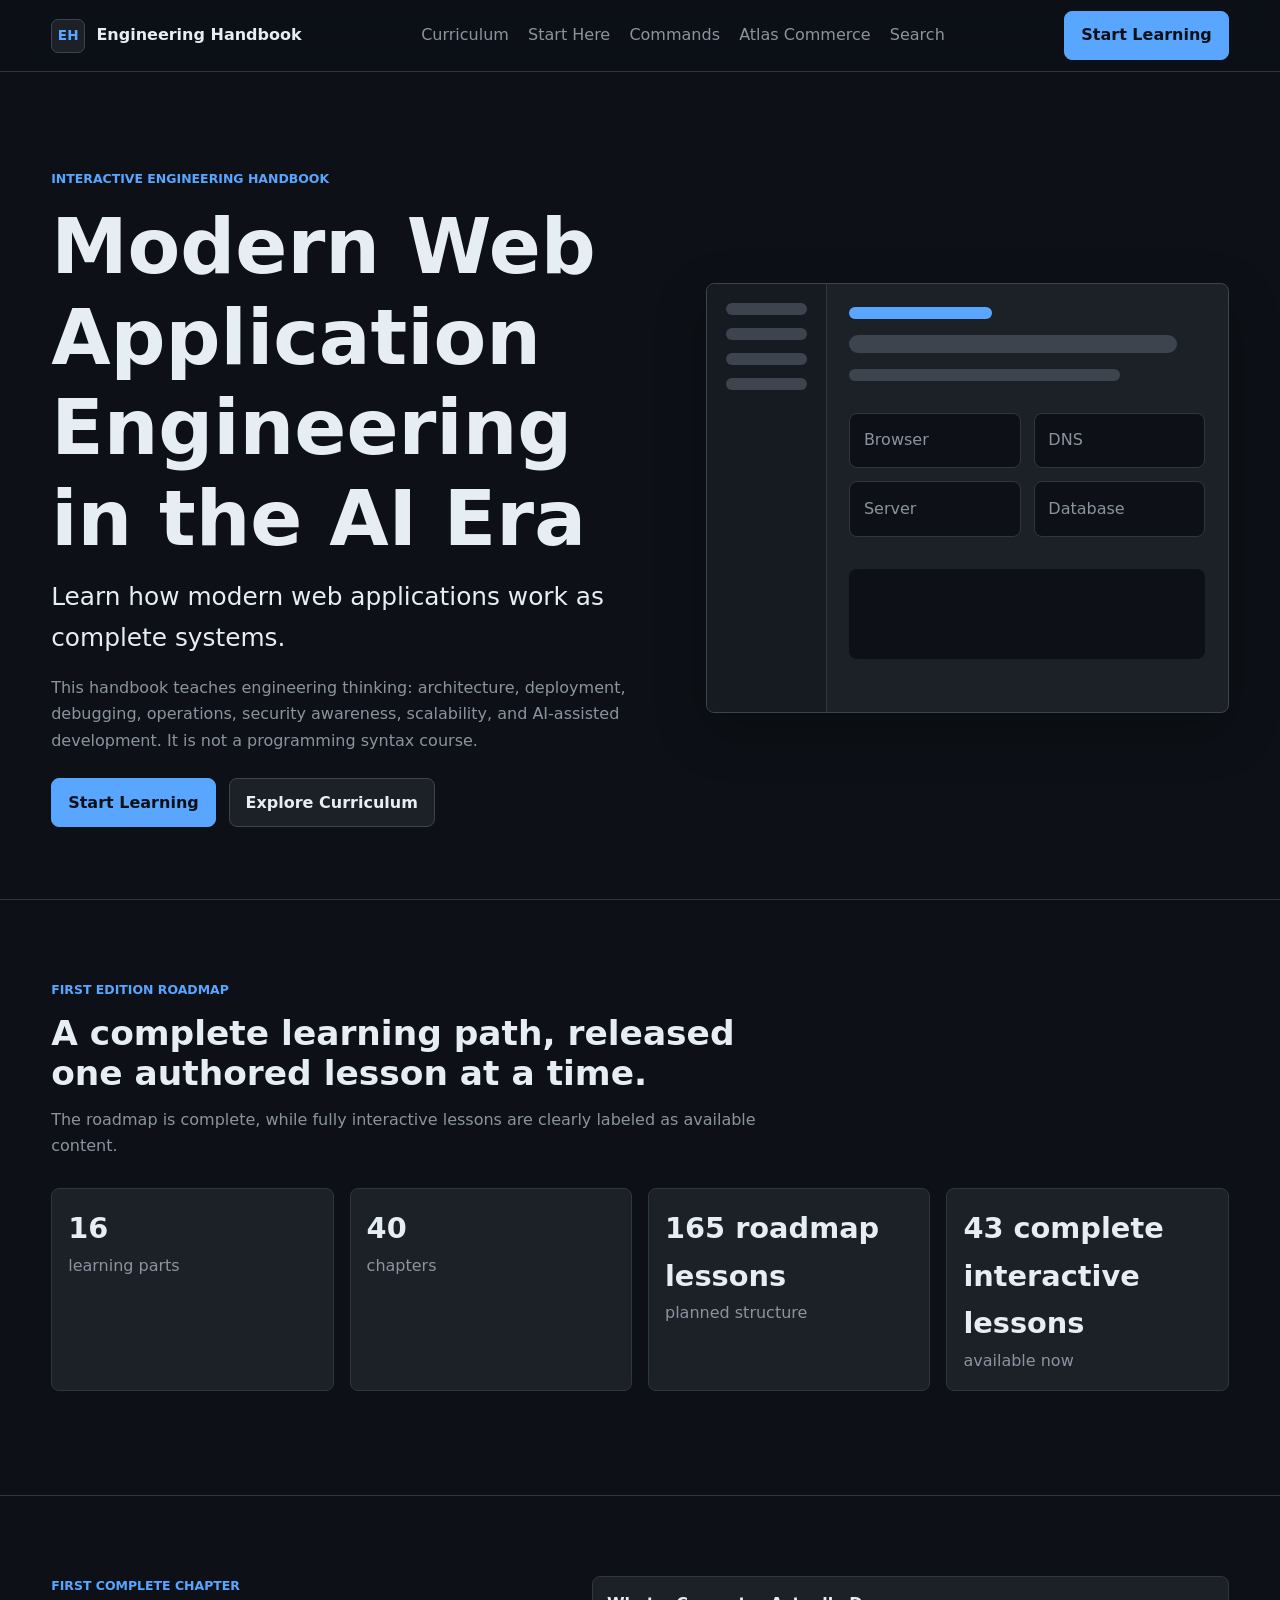
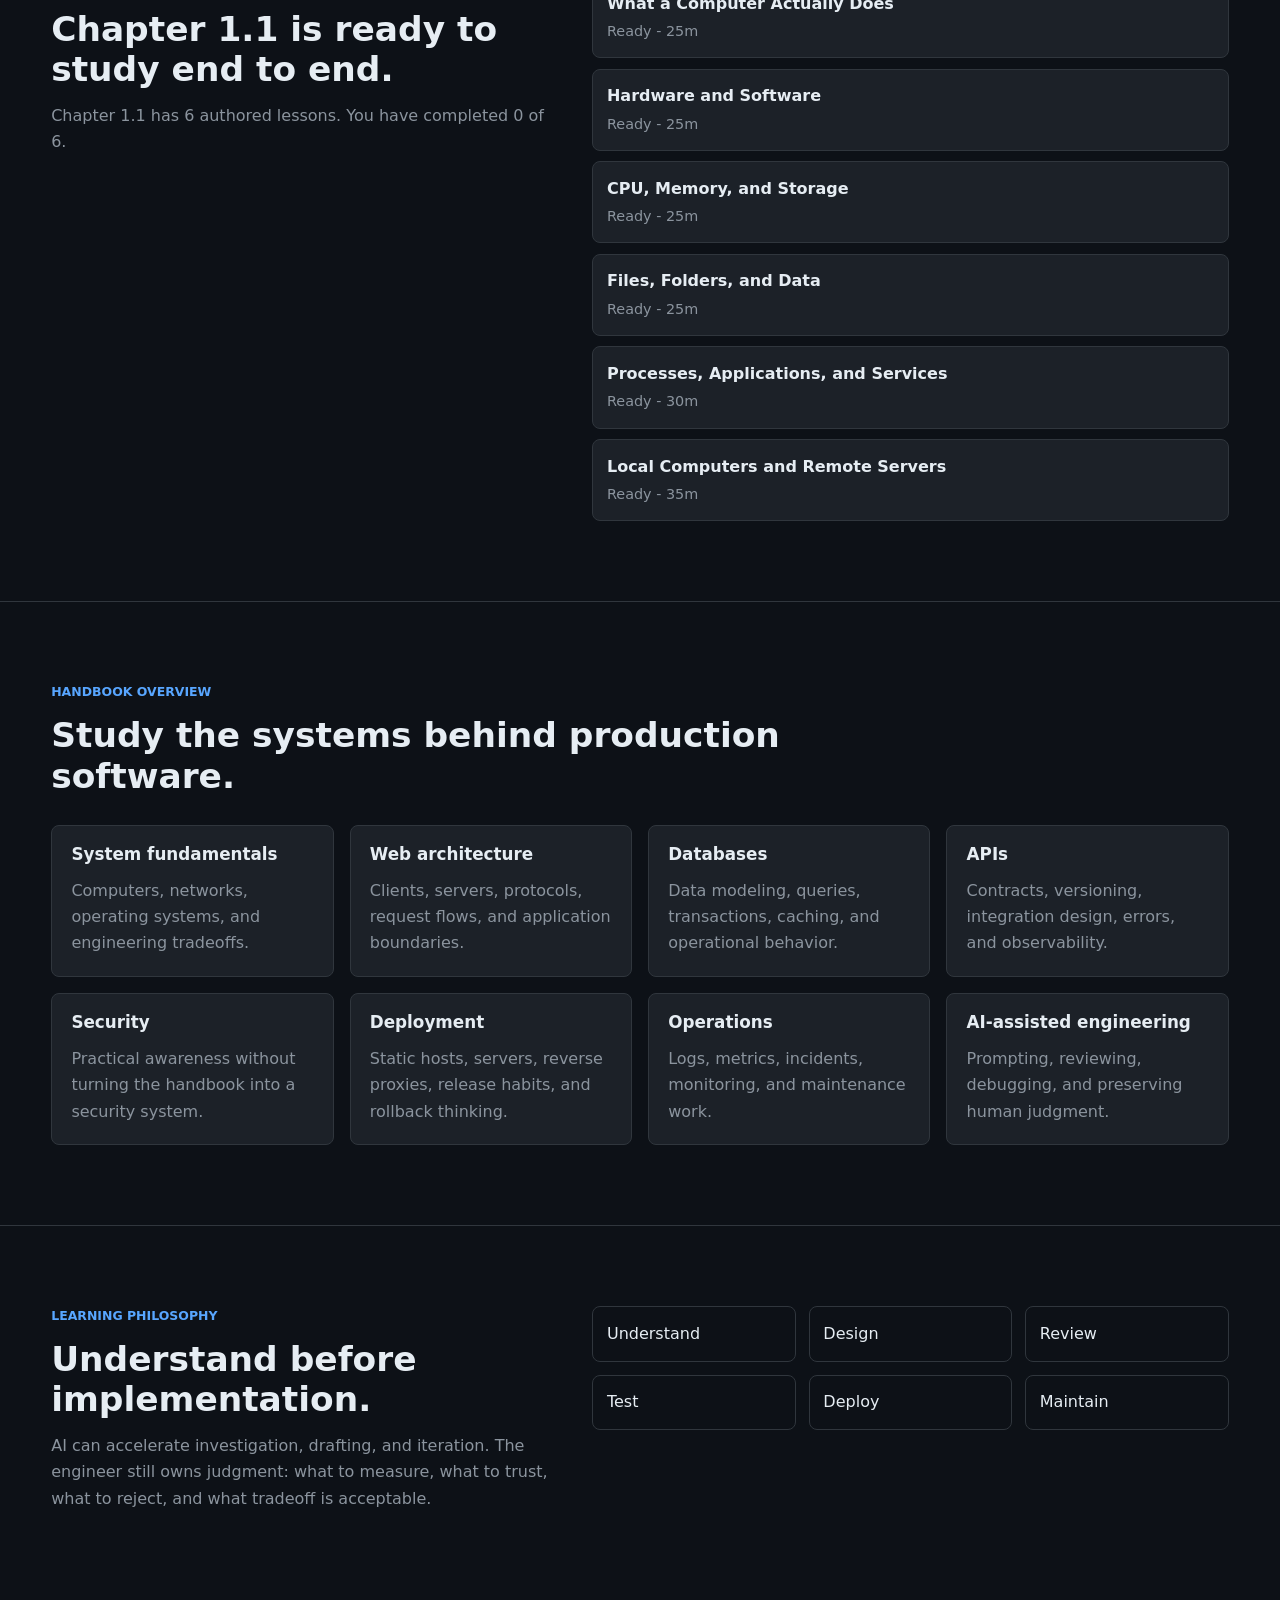
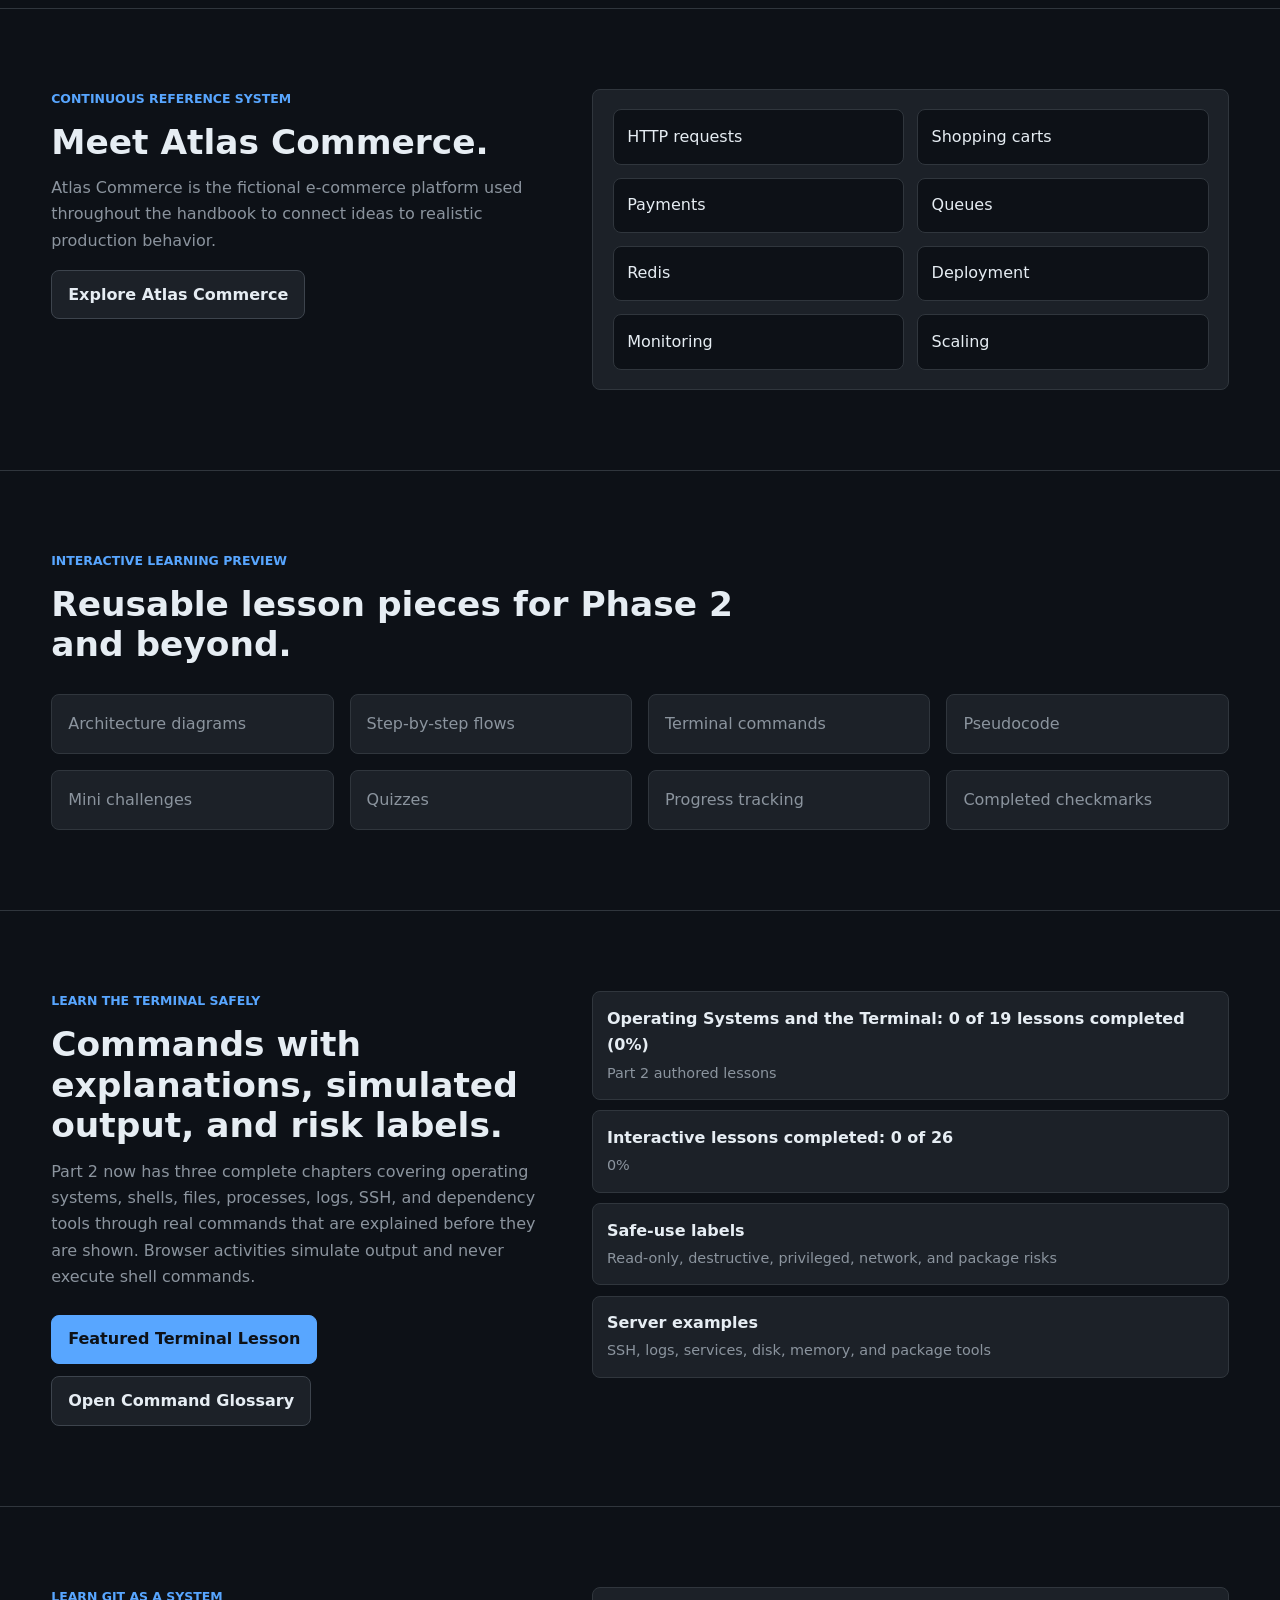
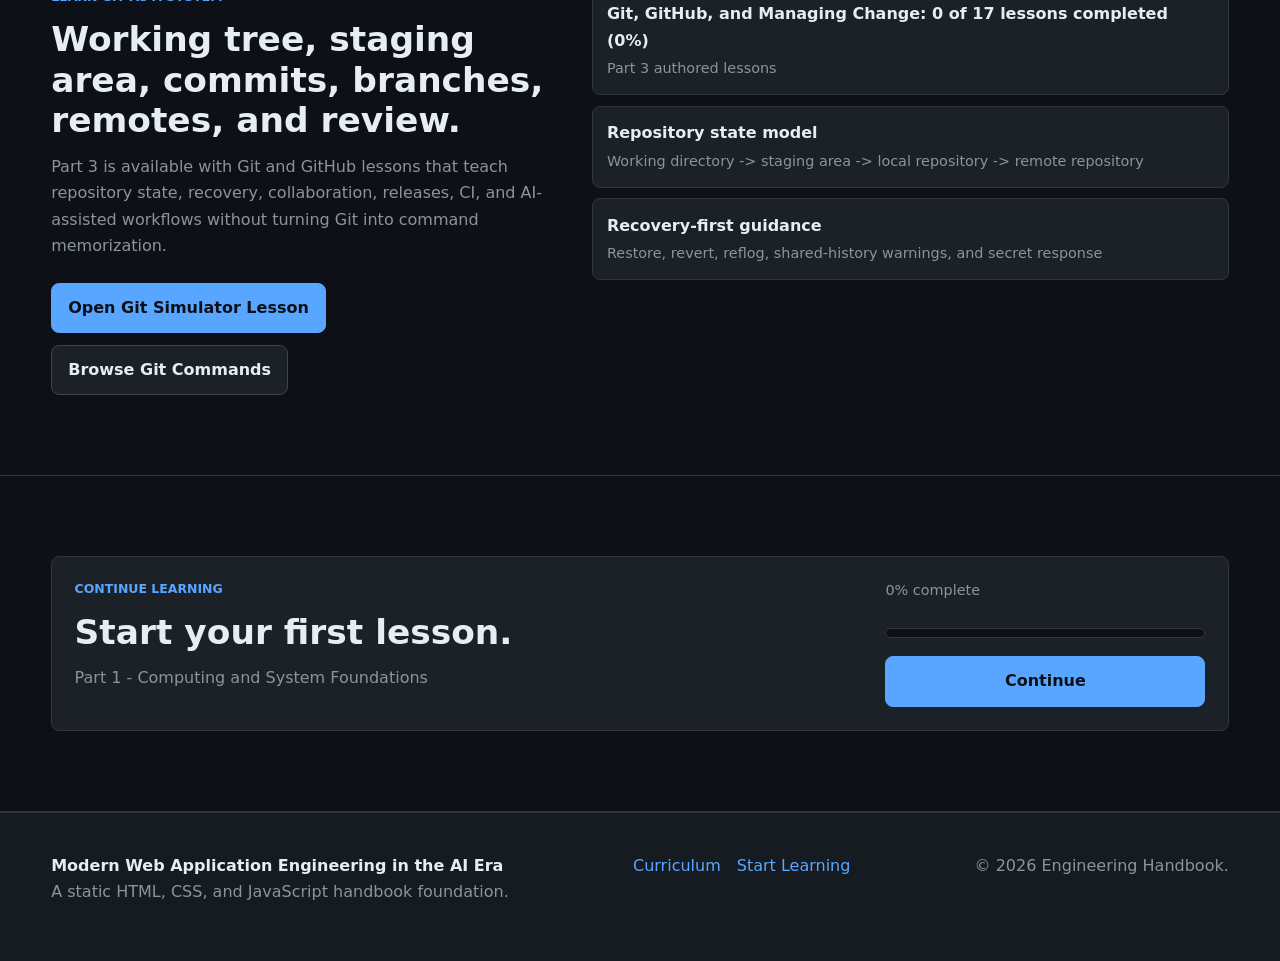
<file: index.html>
<!doctype html>
<html lang="en">
  <head>
    <meta charset="utf-8">
    <meta name="viewport" content="width=device-width, initial-scale=1">
    <title>Modern Web Application Engineering in the AI Era</title>
    <meta name="description" content="A static interactive engineering handbook for modern web application systems thinking.">
    <link rel="stylesheet" href="css/variables.css">
    <link rel="stylesheet" href="css/base.css">
    <link rel="stylesheet" href="css/layout.css">
    <link rel="stylesheet" href="css/components.css">
    <link rel="stylesheet" href="css/interactions.css">
    <link rel="stylesheet" href="css/git-interactions.css">
    <link rel="stylesheet" href="css/responsive.css">
  </head>
  <body>
    <a class="skip-link" href="#main">Skip to content</a>
    <header class="site-header">
      <a class="brand" href="index.html" aria-label="Engineering Handbook home">
        <span class="brand-mark">EH</span>
        <span>Engineering Handbook</span>
      </a>
      <nav class="header-nav" aria-label="Primary navigation">
        <a href="handbook.html">Curriculum</a>
        <a href="lesson.html?lesson=what-a-computer-actually-does">Start Here</a>
        <a href="commands.html">Commands</a>
        <a href="atlas-commerce.html">Atlas Commerce</a>
        <button class="link-button js-search-open" type="button">Search</button>
      </nav>
      <a class="button button-primary" href="lesson.html?lesson=what-a-computer-actually-does">Start Learning</a>
    </header>

    <main id="main">
      <section class="hero">
        <div class="hero-copy">
          <p class="eyebrow">INTERACTIVE ENGINEERING HANDBOOK</p>
          <h1>Modern Web Application Engineering in the AI Era</h1>
          <p class="lede">Learn how modern web applications work as complete systems.</p>
          <p>This handbook teaches engineering thinking: architecture, deployment, debugging, operations, security awareness, scalability, and AI-assisted development. It is not a programming syntax course.</p>
          <div class="hero-actions">
            <a class="button button-primary" href="lesson.html?lesson=what-a-computer-actually-does">Start Learning</a>
            <a class="button button-secondary" href="handbook.html">Explore Curriculum</a>
          </div>
        </div>
        <div class="handbook-preview" aria-label="Handbook interface preview">
          <div class="preview-sidebar">
            <span></span><span></span><span></span><span></span>
          </div>
          <div class="preview-reader">
            <div class="preview-bar"></div>
            <div class="preview-line wide"></div>
            <div class="preview-line"></div>
            <div class="preview-flow">
              <span>Browser</span>
              <span>DNS</span>
              <span>Server</span>
              <span>Database</span>
            </div>
            <div class="preview-code"></div>
          </div>
        </div>
      </section>

      <section class="section">
        <div class="section-heading">
          <p class="eyebrow">FIRST EDITION ROADMAP</p>
          <h2>A complete learning path, released one authored lesson at a time.</h2>
          <p>The roadmap is complete, while fully interactive lessons are clearly labeled as available content.</p>
        </div>
        <div class="stats-row">
          <div><strong data-part-count>16</strong><span>learning parts</span></div>
          <div><strong data-chapter-count>40</strong><span>chapters</span></div>
          <div><strong data-roadmap-count>144 roadmap lessons</strong><span>planned structure</span></div>
          <div><strong data-complete-count>7 complete interactive lessons</strong><span>available now</span></div>
        </div>
      </section>

      <section class="section split-section">
        <div>
          <p class="eyebrow">FIRST COMPLETE CHAPTER</p>
          <h2>Chapter 1.1 is ready to study end to end.</h2>
          <p data-first-chapter-status>The first foundation chapter has six authored lessons with reusable activities, labs, quizzes, and progress tracking.</p>
        </div>
        <div class="quick-list" data-first-chapter-list aria-label="First complete chapter lessons"></div>
      </section>

      <section class="section" data-bookmark-section hidden>
        <div class="section-heading">
          <p class="eyebrow">BOOKMARKS</p>
          <h2>Saved lessons.</h2>
        </div>
        <div class="bookmark-list" data-bookmark-list></div>
      </section>

      <section class="section">
        <div class="section-heading">
          <p class="eyebrow">HANDBOOK OVERVIEW</p>
          <h2>Study the systems behind production software.</h2>
        </div>
        <div class="topic-grid">
          <article class="card"><h3>System fundamentals</h3><p>Computers, networks, operating systems, and engineering tradeoffs.</p></article>
          <article class="card"><h3>Web architecture</h3><p>Clients, servers, protocols, request flows, and application boundaries.</p></article>
          <article class="card"><h3>Databases</h3><p>Data modeling, queries, transactions, caching, and operational behavior.</p></article>
          <article class="card"><h3>APIs</h3><p>Contracts, versioning, integration design, errors, and observability.</p></article>
          <article class="card"><h3>Security</h3><p>Practical awareness without turning the handbook into a security system.</p></article>
          <article class="card"><h3>Deployment</h3><p>Static hosts, servers, reverse proxies, release habits, and rollback thinking.</p></article>
          <article class="card"><h3>Operations</h3><p>Logs, metrics, incidents, monitoring, and maintenance work.</p></article>
          <article class="card"><h3>AI-assisted engineering</h3><p>Prompting, reviewing, debugging, and preserving human judgment.</p></article>
        </div>
      </section>

      <section class="section split-section">
        <div>
          <p class="eyebrow">LEARNING PHILOSOPHY</p>
          <h2>Understand before implementation.</h2>
          <p>AI can accelerate investigation, drafting, and iteration. The engineer still owns judgment: what to measure, what to trust, what to reject, and what tradeoff is acceptable.</p>
        </div>
        <ol class="workflow" aria-label="Engineering workflow">
          <li>Understand</li>
          <li>Design</li>
          <li>Review</li>
          <li>Test</li>
          <li>Deploy</li>
          <li>Maintain</li>
        </ol>
      </section>

      <section class="section split-section">
        <div>
          <p class="eyebrow">CONTINUOUS REFERENCE SYSTEM</p>
          <h2>Meet Atlas Commerce.</h2>
          <p>Atlas Commerce is the fictional e-commerce platform used throughout the handbook to connect ideas to realistic production behavior.</p>
          <a class="button button-secondary" href="atlas-commerce.html">Explore Atlas Commerce</a>
        </div>
        <div class="card atlas-list">
          <span>HTTP requests</span>
          <span>Shopping carts</span>
          <span>Payments</span>
          <span>Queues</span>
          <span>Redis</span>
          <span>Deployment</span>
          <span>Monitoring</span>
          <span>Scaling</span>
        </div>
      </section>

      <section class="section">
        <div class="section-heading">
          <p class="eyebrow">INTERACTIVE LEARNING PREVIEW</p>
          <h2>Reusable lesson pieces for Phase 2 and beyond.</h2>
        </div>
        <div class="feature-grid">
          <div class="feature-card">Architecture diagrams</div>
          <div class="feature-card">Step-by-step flows</div>
          <div class="feature-card">Terminal commands</div>
          <div class="feature-card">Pseudocode</div>
          <div class="feature-card">Mini challenges</div>
          <div class="feature-card">Quizzes</div>
          <div class="feature-card">Progress tracking</div>
          <div class="feature-card">Completed checkmarks</div>
        </div>
      </section>

      <section class="section split-section">
        <div>
          <p class="eyebrow">LEARN THE TERMINAL SAFELY</p>
          <h2>Commands with explanations, simulated output, and risk labels.</h2>
          <p>Part 2 now has three complete chapters covering operating systems, shells, files, processes, logs, SSH, and dependency tools through real commands that are explained before they are shown. Browser activities simulate output and never execute shell commands.</p>
          <div class="hero-actions">
            <a class="button button-primary" href="lesson.html?lesson=why-engineers-use-the-terminal">Featured Terminal Lesson</a>
            <a class="button button-secondary" href="commands.html">Open Command Glossary</a>
          </div>
        </div>
        <div class="quick-list">
          <div class="quick-list-item"><strong data-part2-progress>Operating Systems and the Terminal</strong><span>Part 2 authored lessons</span></div>
          <div class="quick-list-item"><strong data-overall-progress-text>Interactive lessons completed: 0 of 26</strong><span data-overall-percent>0%</span></div>
          <div class="quick-list-item"><strong>Safe-use labels</strong><span>Read-only, destructive, privileged, network, and package risks</span></div>
          <div class="quick-list-item"><strong>Server examples</strong><span>SSH, logs, services, disk, memory, and package tools</span></div>
        </div>
      </section>

      <section class="section split-section">
        <div>
          <p class="eyebrow">LEARN GIT AS A SYSTEM</p>
          <h2>Working tree, staging area, commits, branches, remotes, and review.</h2>
          <p>Part 3 is available with Git and GitHub lessons that teach repository state, recovery, collaboration, releases, CI, and AI-assisted workflows without turning Git into command memorization.</p>
          <div class="hero-actions">
            <a class="button button-primary" href="lesson.html?lesson=repositories-and-working-trees">Open Git Simulator Lesson</a>
            <a class="button button-secondary" href="commands.html">Browse Git Commands</a>
          </div>
        </div>
        <div class="quick-list">
          <div class="quick-list-item"><strong data-part3-progress>Git, GitHub, and Managing Change</strong><span>Part 3 authored lessons</span></div>
          <div class="quick-list-item"><strong>Repository state model</strong><span>Working directory -> staging area -> local repository -> remote repository</span></div>
          <div class="quick-list-item"><strong>Recovery-first guidance</strong><span>Restore, revert, reflog, shared-history warnings, and secret response</span></div>
        </div>
      </section>

      <section class="section">
        <div class="continue-card" data-continue-card>
          <div>
            <p class="eyebrow">CONTINUE LEARNING</p>
            <h2 data-continue-title>Start your first lesson.</h2>
            <p data-continue-meta>Part 2 - Internet and the Web</p>
          </div>
          <div class="continue-progress">
            <div class="progress-label"><span data-continue-progress-text>0% complete</span></div>
            <div class="progress" role="progressbar" aria-label="Continue learning progress" aria-valuemin="0" aria-valuemax="100" aria-valuenow="0">
              <span data-continue-progress-bar></span>
            </div>
            <button class="button button-primary js-continue" type="button">Continue</button>
          </div>
        </div>
      </section>
    </main>

    <footer class="site-footer">
      <div>
        <strong>Modern Web Application Engineering in the AI Era</strong>
        <p>A static HTML, CSS, and JavaScript handbook foundation.</p>
      </div>
      <nav aria-label="Footer navigation">
        <a href="handbook.html">Curriculum</a>
        <a href="lesson.html?lesson=what-a-computer-actually-does">Start Learning</a>
      </nav>
      <p>&copy; 2026 Engineering Handbook.</p>
    </footer>

    <div class="modal-backdrop" data-search-modal hidden>
      <section class="search-modal" role="dialog" aria-modal="true" aria-labelledby="search-title">
        <div class="modal-header">
          <h2 id="search-title">Search handbook</h2>
          <button class="icon-button js-search-close" type="button" aria-label="Close search">x</button>
        </div>
        <label class="field-label" for="site-search">Search curriculum lessons</label>
        <input id="site-search" class="search-input" type="search" placeholder="Try HTTP, DNS, or AI">
        <div class="search-results" data-search-results></div>
      </section>
    </div>

    <script src="data/curriculum.js" defer></script>
    <script src="data/sample-lessons.js" defer></script>
    <script src="data/lessons/what-a-computer-actually-does.js" defer></script>
    <script src="data/lessons/hardware-and-software.js" defer></script>
    <script src="data/lessons/cpu-memory-and-storage.js" defer></script>
    <script src="data/lessons/files-folders-and-data.js" defer></script>
    <script src="data/lessons/processes-applications-and-services.js" defer></script>
    <script src="data/lessons/local-computers-and-remote-servers.js" defer></script>
    <script src="data/lessons/how-an-http-request-works.js" defer></script>
    <script src="data/lessons/phase4-terminal-lessons.js" defer></script>
    <script src="data/lessons/phase5-git-lessons.js" defer></script>
    <script src="data/command-glossary.js" defer></script>
    <script src="data/git-command-glossary.js" defer></script>
    <script src="js/curriculum-data.js" defer></script>
    <script src="js/curriculum-validator.js" defer></script>
    <script src="js/storage.js" defer></script>
    <script src="js/navigation.js" defer></script>
    <script src="js/bookmark-manager.js" defer></script>
    <script src="js/app.js" defer></script>
  </body>
</html>
</file>
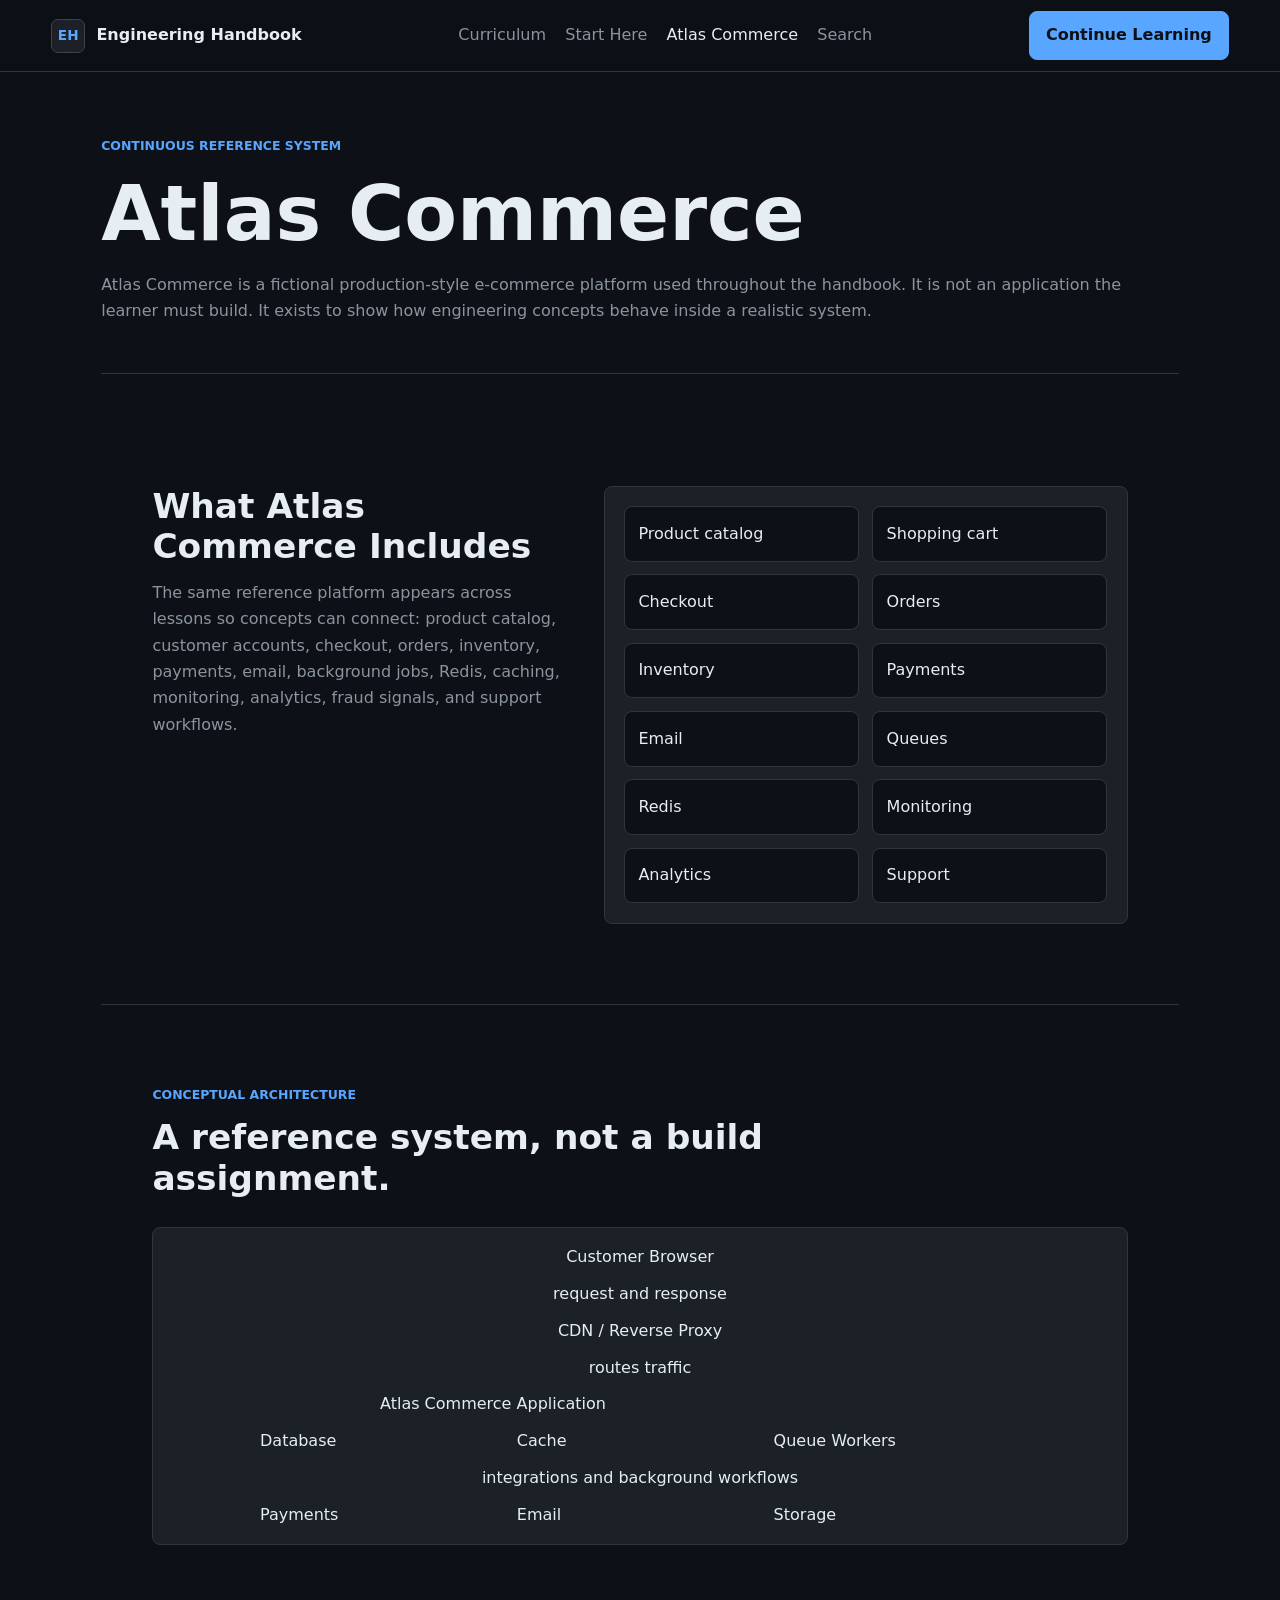
<file: atlas-commerce.html>
<!doctype html>
<html lang="en">
  <head>
    <meta charset="utf-8">
    <meta name="viewport" content="width=device-width, initial-scale=1">
    <title>Atlas Commerce - Engineering Handbook</title>
    <link rel="stylesheet" href="css/variables.css">
    <link rel="stylesheet" href="css/base.css">
    <link rel="stylesheet" href="css/layout.css">
    <link rel="stylesheet" href="css/components.css">
    <link rel="stylesheet" href="css/responsive.css">
  </head>
  <body>
    <a class="skip-link" href="#main">Skip to content</a>
    <header class="site-header">
      <a class="brand" href="index.html"><span class="brand-mark">EH</span><span>Engineering Handbook</span></a>
      <nav class="header-nav" aria-label="Primary navigation">
        <a href="handbook.html">Curriculum</a>
        <a href="lesson.html?lesson=what-a-computer-actually-does">Start Here</a>
        <a href="atlas-commerce.html" aria-current="page">Atlas Commerce</a>
        <button class="link-button js-search-open" type="button">Search</button>
      </nav>
      <button class="button button-primary js-continue" type="button">Continue Learning</button>
    </header>

    <main id="main" class="curriculum-page">
      <section class="page-intro">
        <p class="eyebrow">CONTINUOUS REFERENCE SYSTEM</p>
        <h1>Atlas Commerce</h1>
        <p>Atlas Commerce is a fictional production-style e-commerce platform used throughout the handbook. It is not an application the learner must build. It exists to show how engineering concepts behave inside a realistic system.</p>
      </section>

      <section class="section split-section atlas-page-section">
        <div>
          <h2>What Atlas Commerce Includes</h2>
          <p>The same reference platform appears across lessons so concepts can connect: product catalog, customer accounts, checkout, orders, inventory, payments, email, background jobs, Redis, caching, monitoring, analytics, fraud signals, and support workflows.</p>
        </div>
        <div class="card atlas-list">
          <span>Product catalog</span><span>Shopping cart</span><span>Checkout</span><span>Orders</span>
          <span>Inventory</span><span>Payments</span><span>Email</span><span>Queues</span>
          <span>Redis</span><span>Monitoring</span><span>Analytics</span><span>Support</span>
        </div>
      </section>

      <section class="section">
        <div class="section-heading">
          <p class="eyebrow">CONCEPTUAL ARCHITECTURE</p>
          <h2>A reference system, not a build assignment.</h2>
        </div>
        <div class="atlas-architecture" aria-label="Atlas Commerce conceptual architecture diagram">
          <div class="diagram-node">Customer Browser</div>
          <div class="diagram-arrow">request and response</div>
          <div class="diagram-node">CDN / Reverse Proxy</div>
          <div class="diagram-arrow">routes traffic</div>
          <div class="diagram-node wide-node">Atlas Commerce Application</div>
          <div class="diagram-row">
            <div class="diagram-node">Database</div>
            <div class="diagram-node">Cache</div>
            <div class="diagram-node">Queue Workers</div>
          </div>
          <div class="diagram-arrow">integrations and background workflows</div>
          <div class="diagram-row">
            <div class="diagram-node">Payments</div>
            <div class="diagram-node">Email</div>
            <div class="diagram-node">Storage</div>
          </div>
        </div>
      </section>
    </main>

    <div class="modal-backdrop" data-search-modal hidden>
      <section class="search-modal" role="dialog" aria-modal="true" aria-labelledby="search-title">
        <div class="modal-header">
          <h2 id="search-title">Search handbook</h2>
          <button class="icon-button js-search-close" type="button" aria-label="Close search">x</button>
        </div>
        <label class="field-label" for="site-search">Search curriculum lessons</label>
        <input id="site-search" class="search-input" type="search" placeholder="Try payments, queues, or monitoring">
        <div class="search-results" data-search-results></div>
      </section>
    </div>

    <script src="data/curriculum.js" defer></script>
    <script src="data/sample-lessons.js" defer></script>
    <script src="js/curriculum-data.js" defer></script>
    <script src="js/curriculum-validator.js" defer></script>
    <script src="js/storage.js" defer></script>
    <script src="js/navigation.js" defer></script>
    <script src="js/app.js" defer></script>
  </body>
</html>
</file>
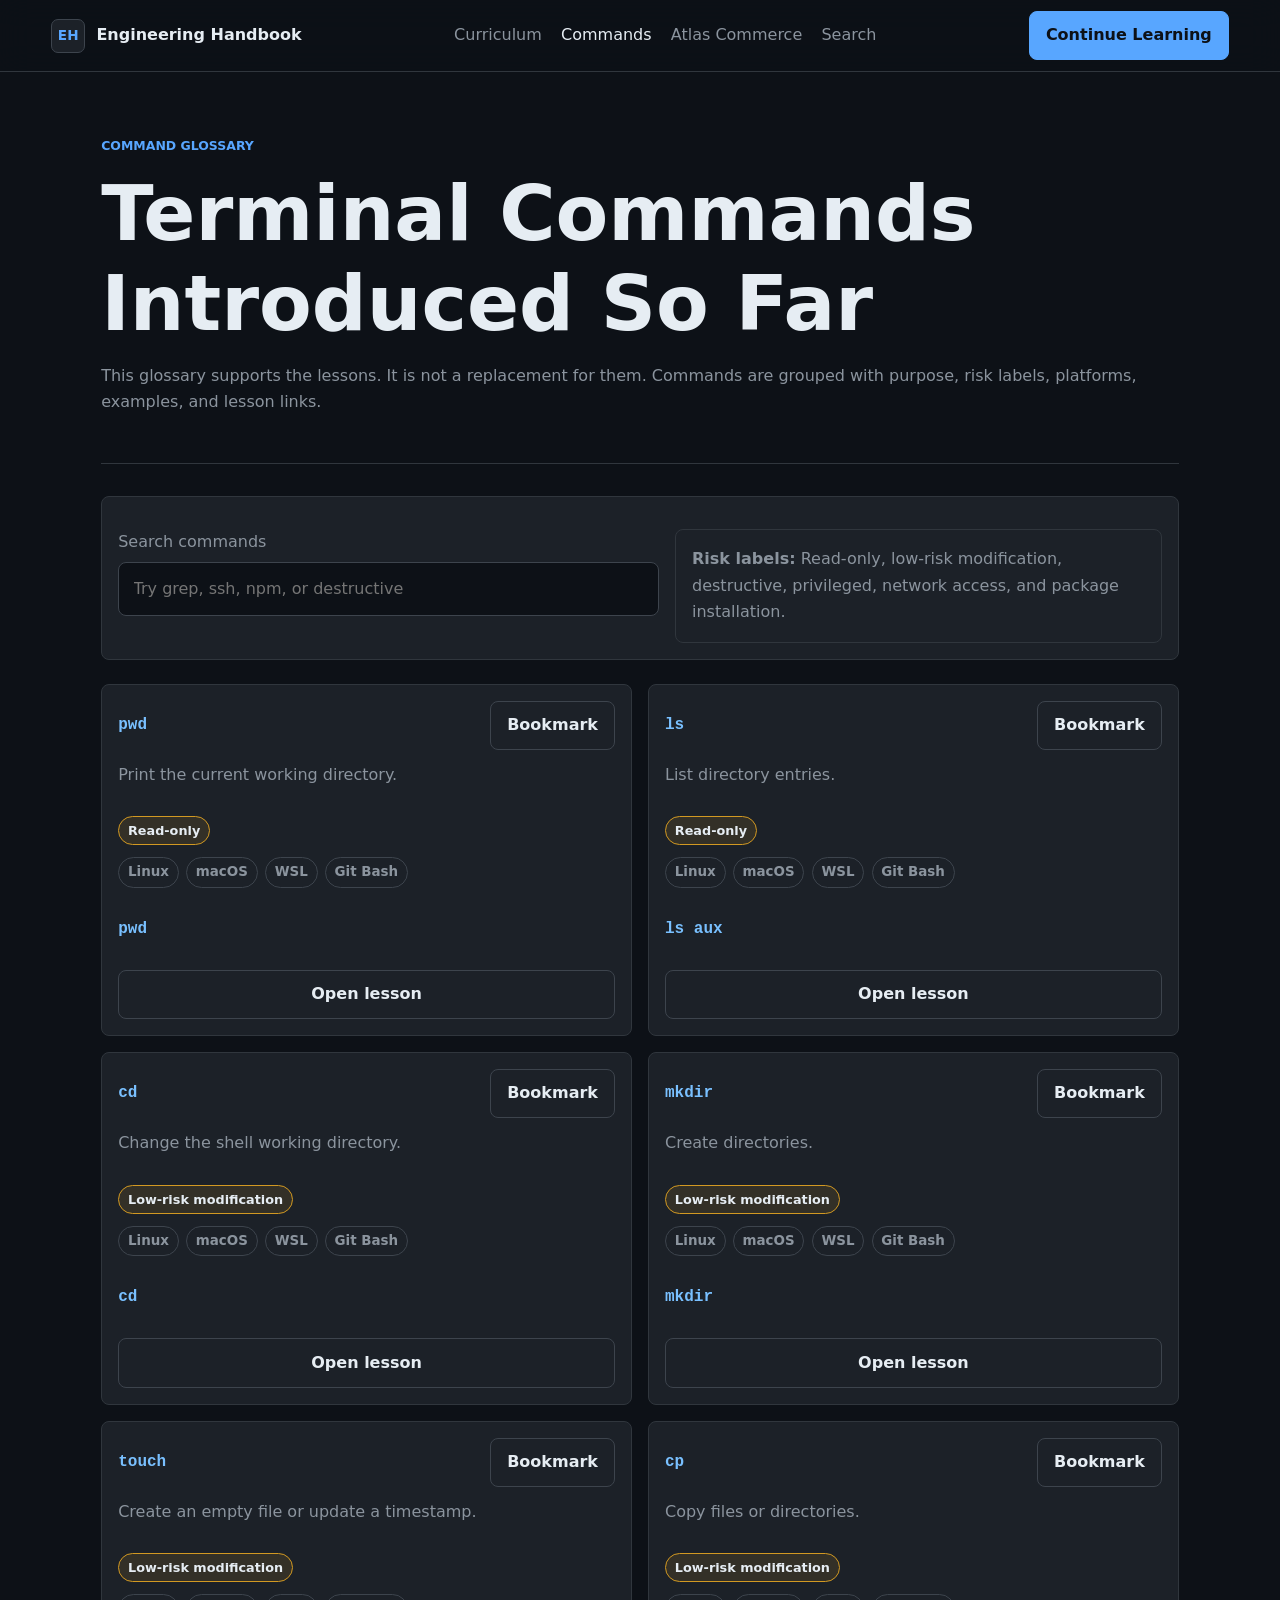
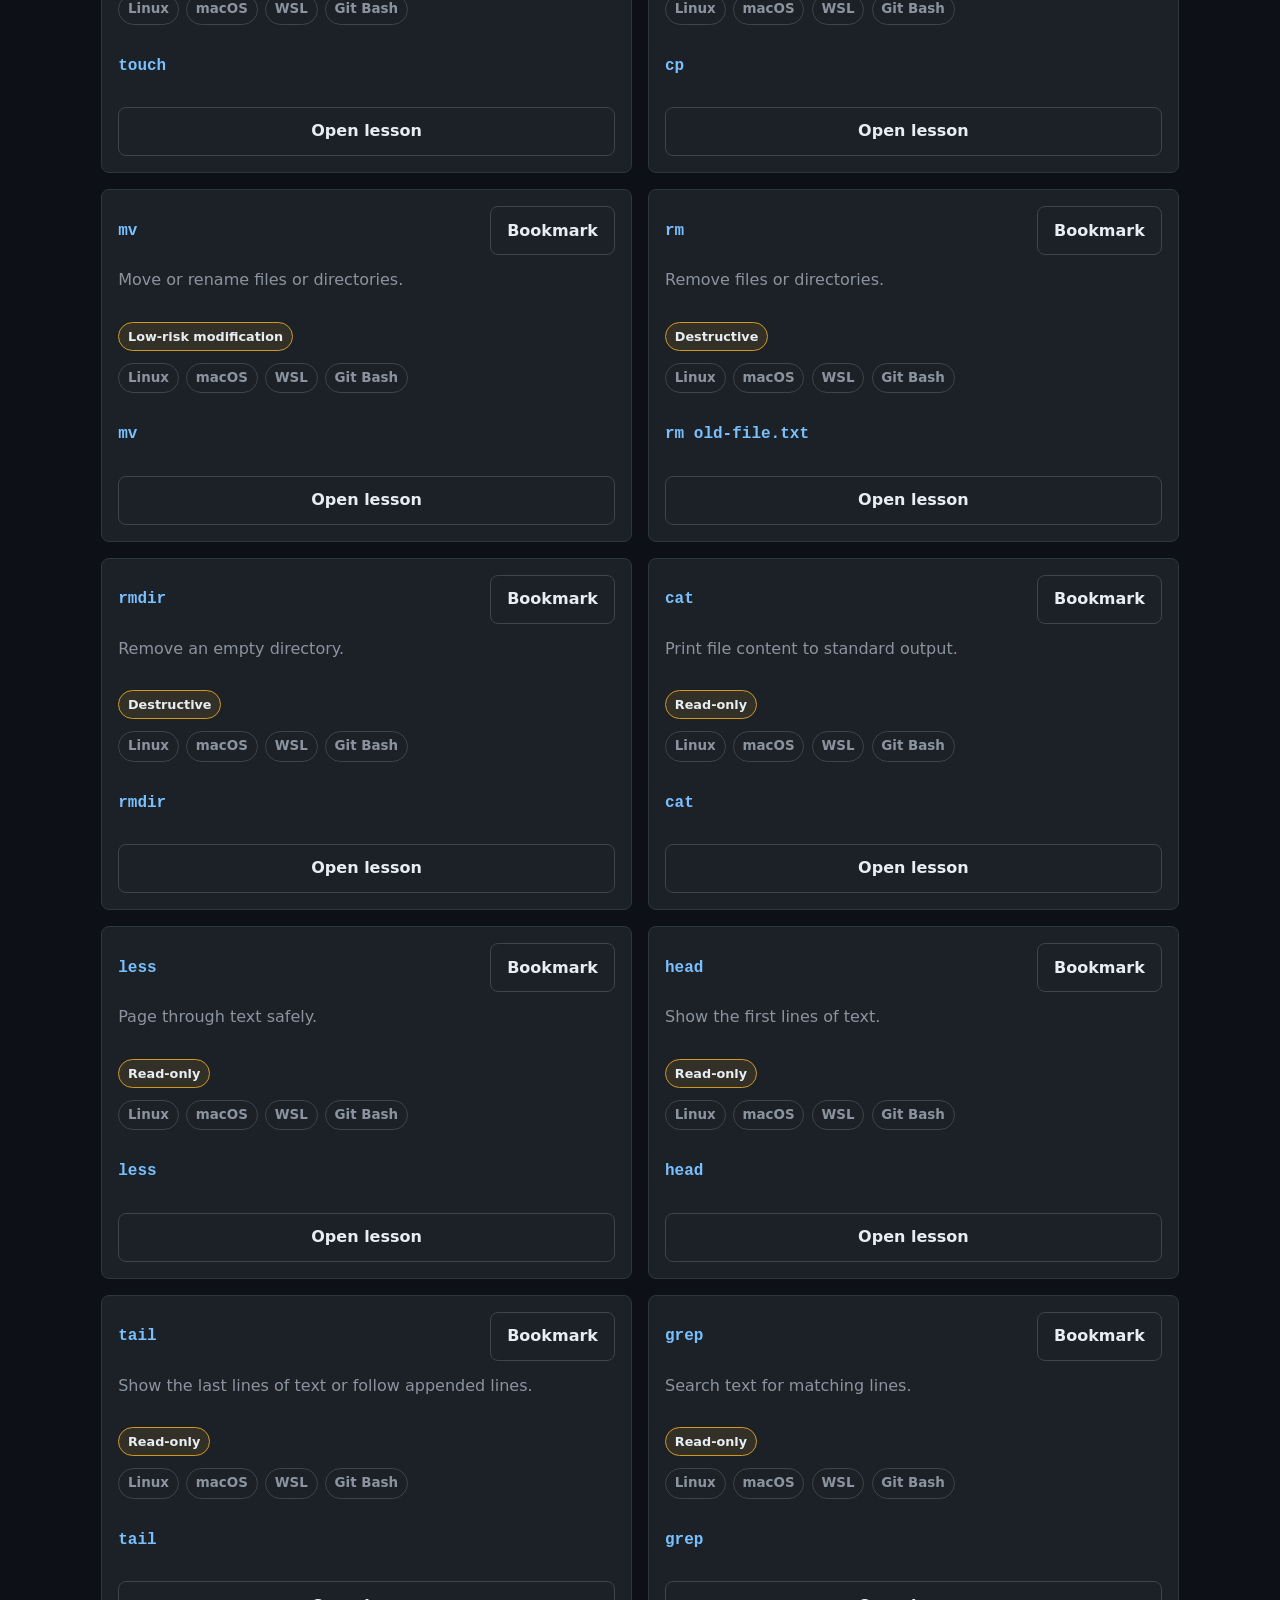
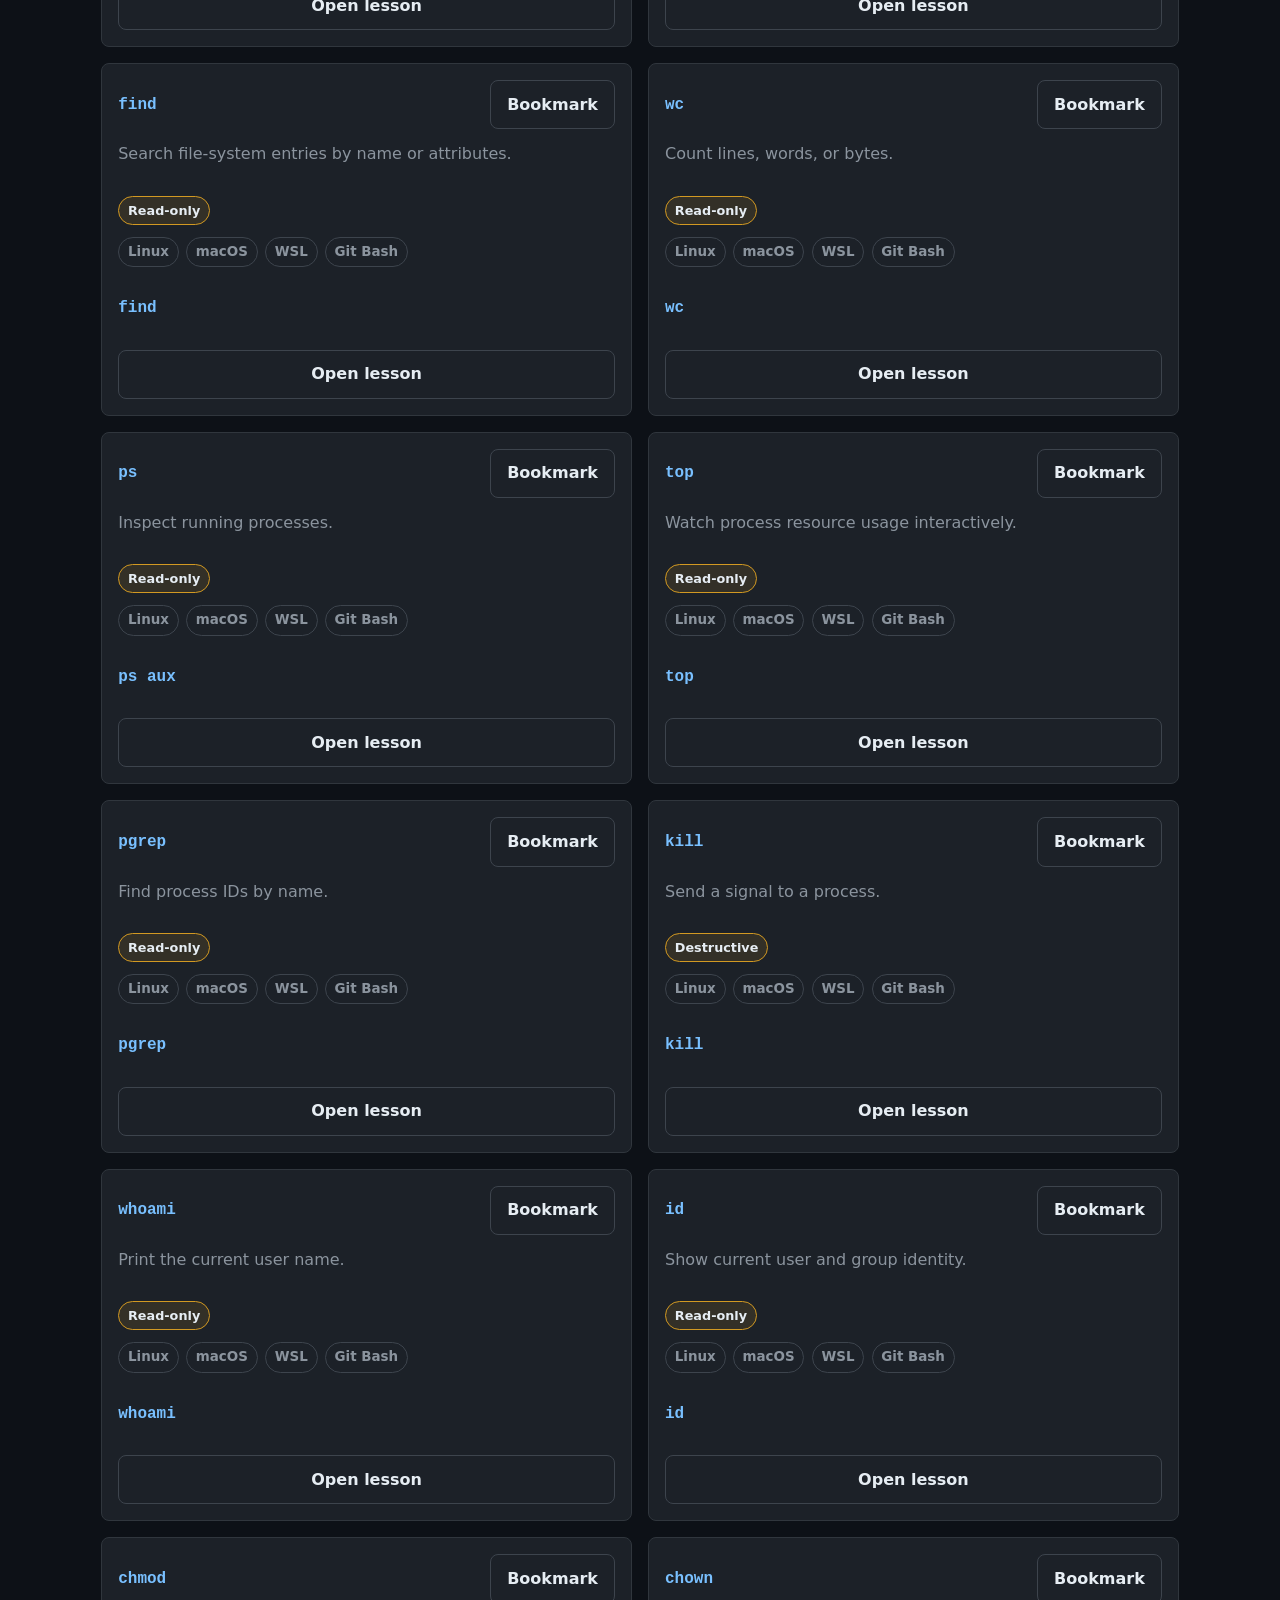
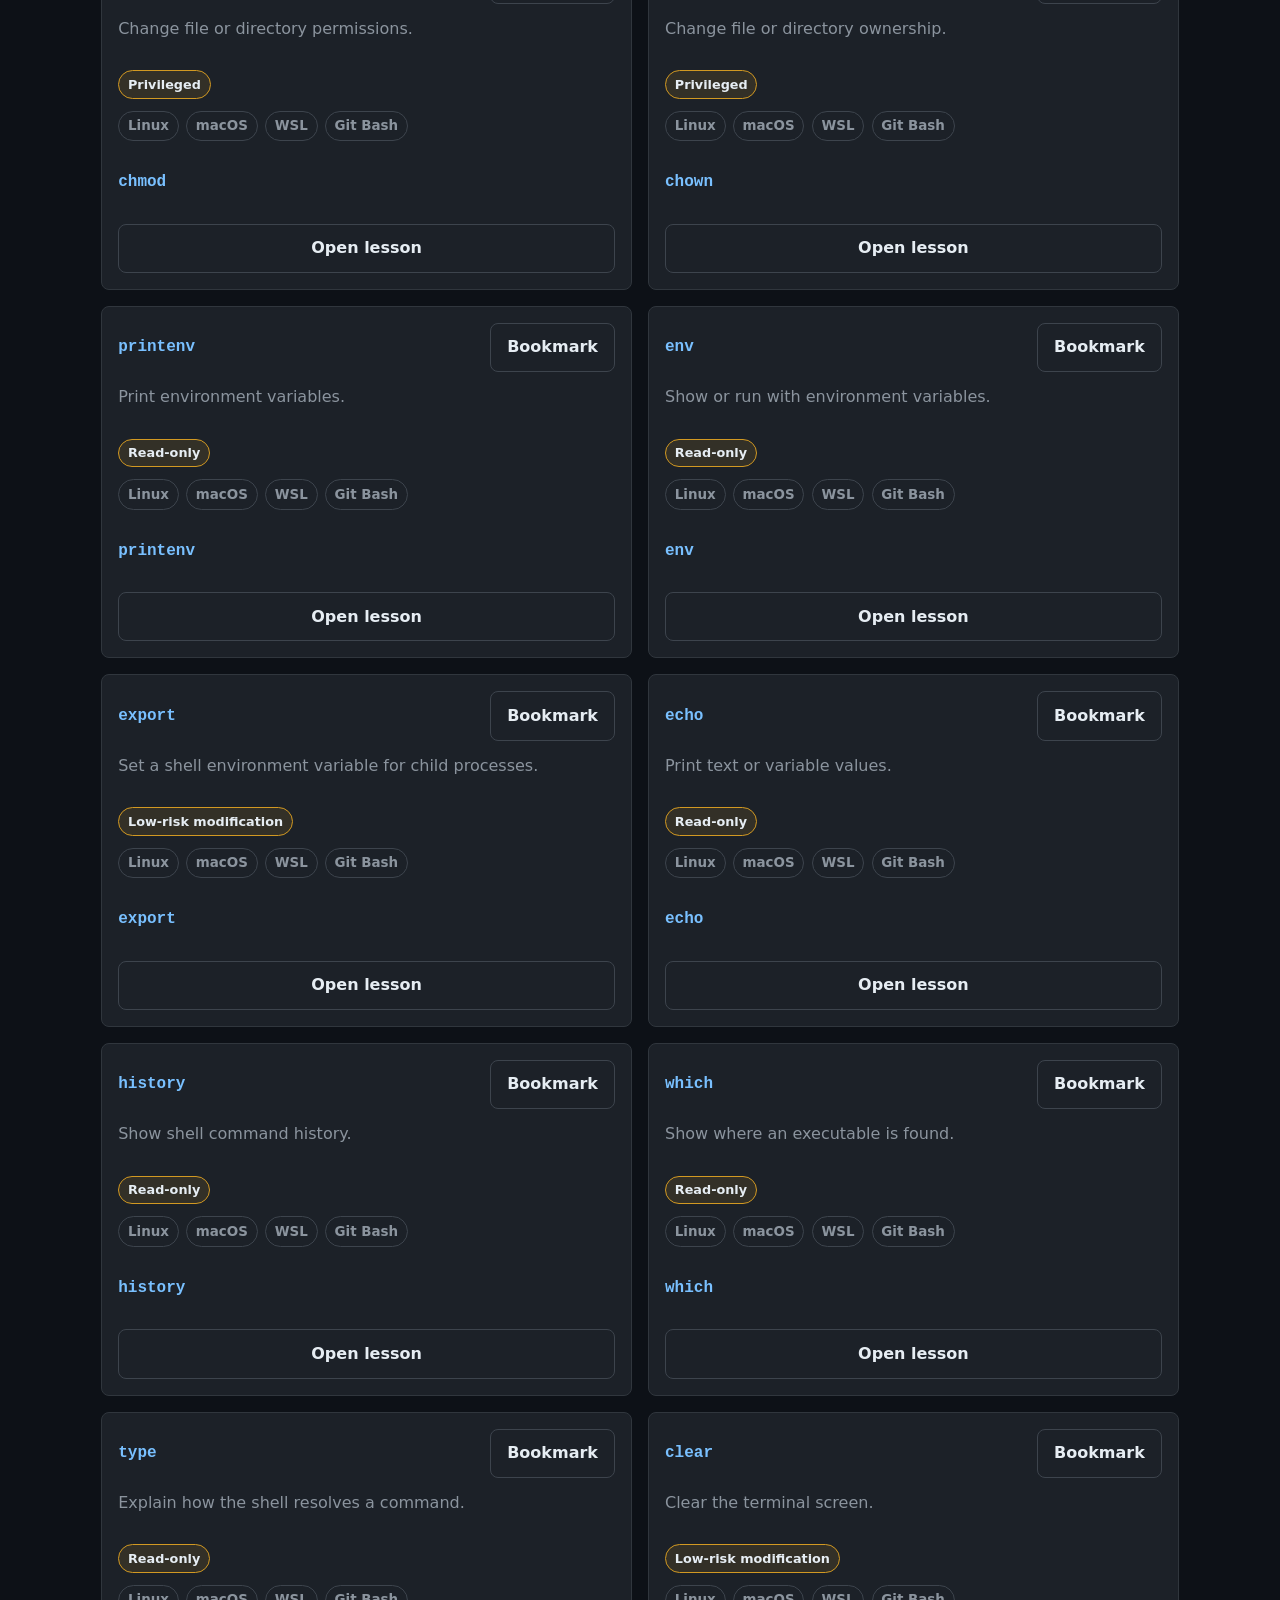
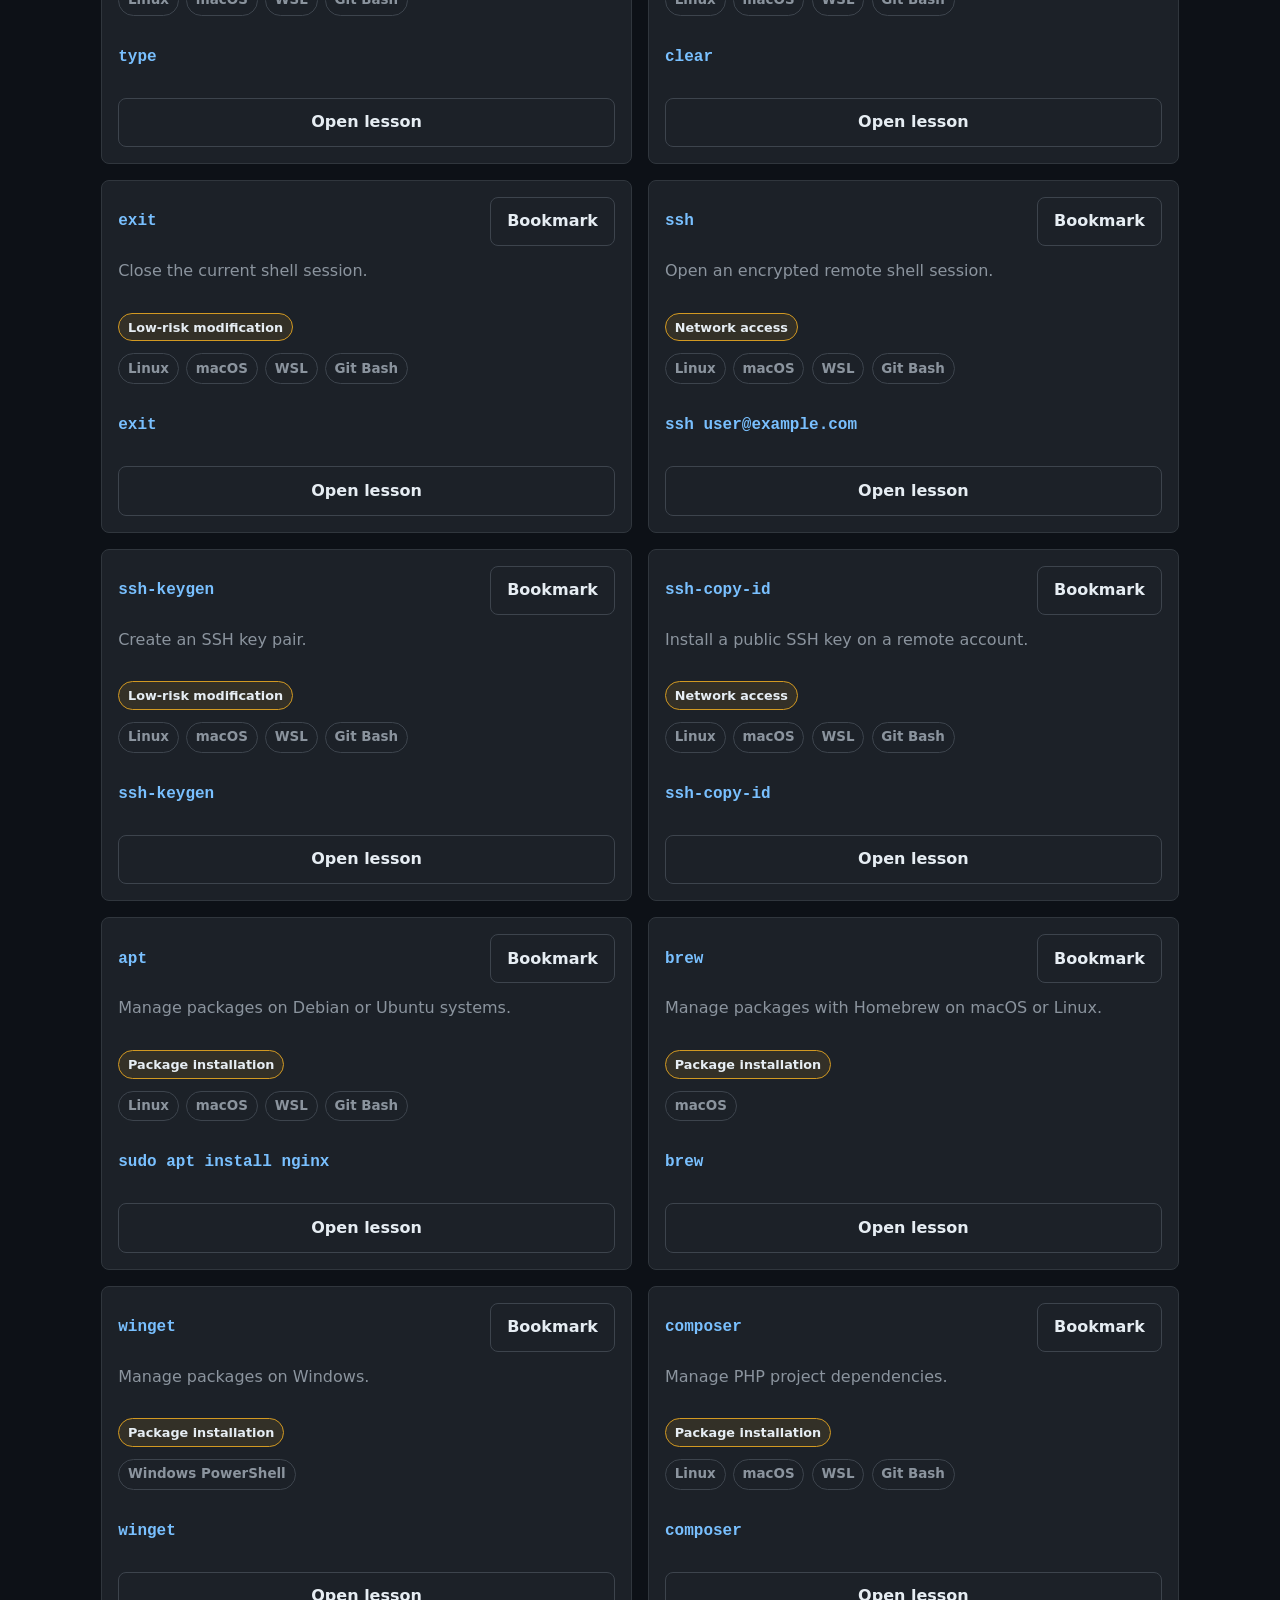
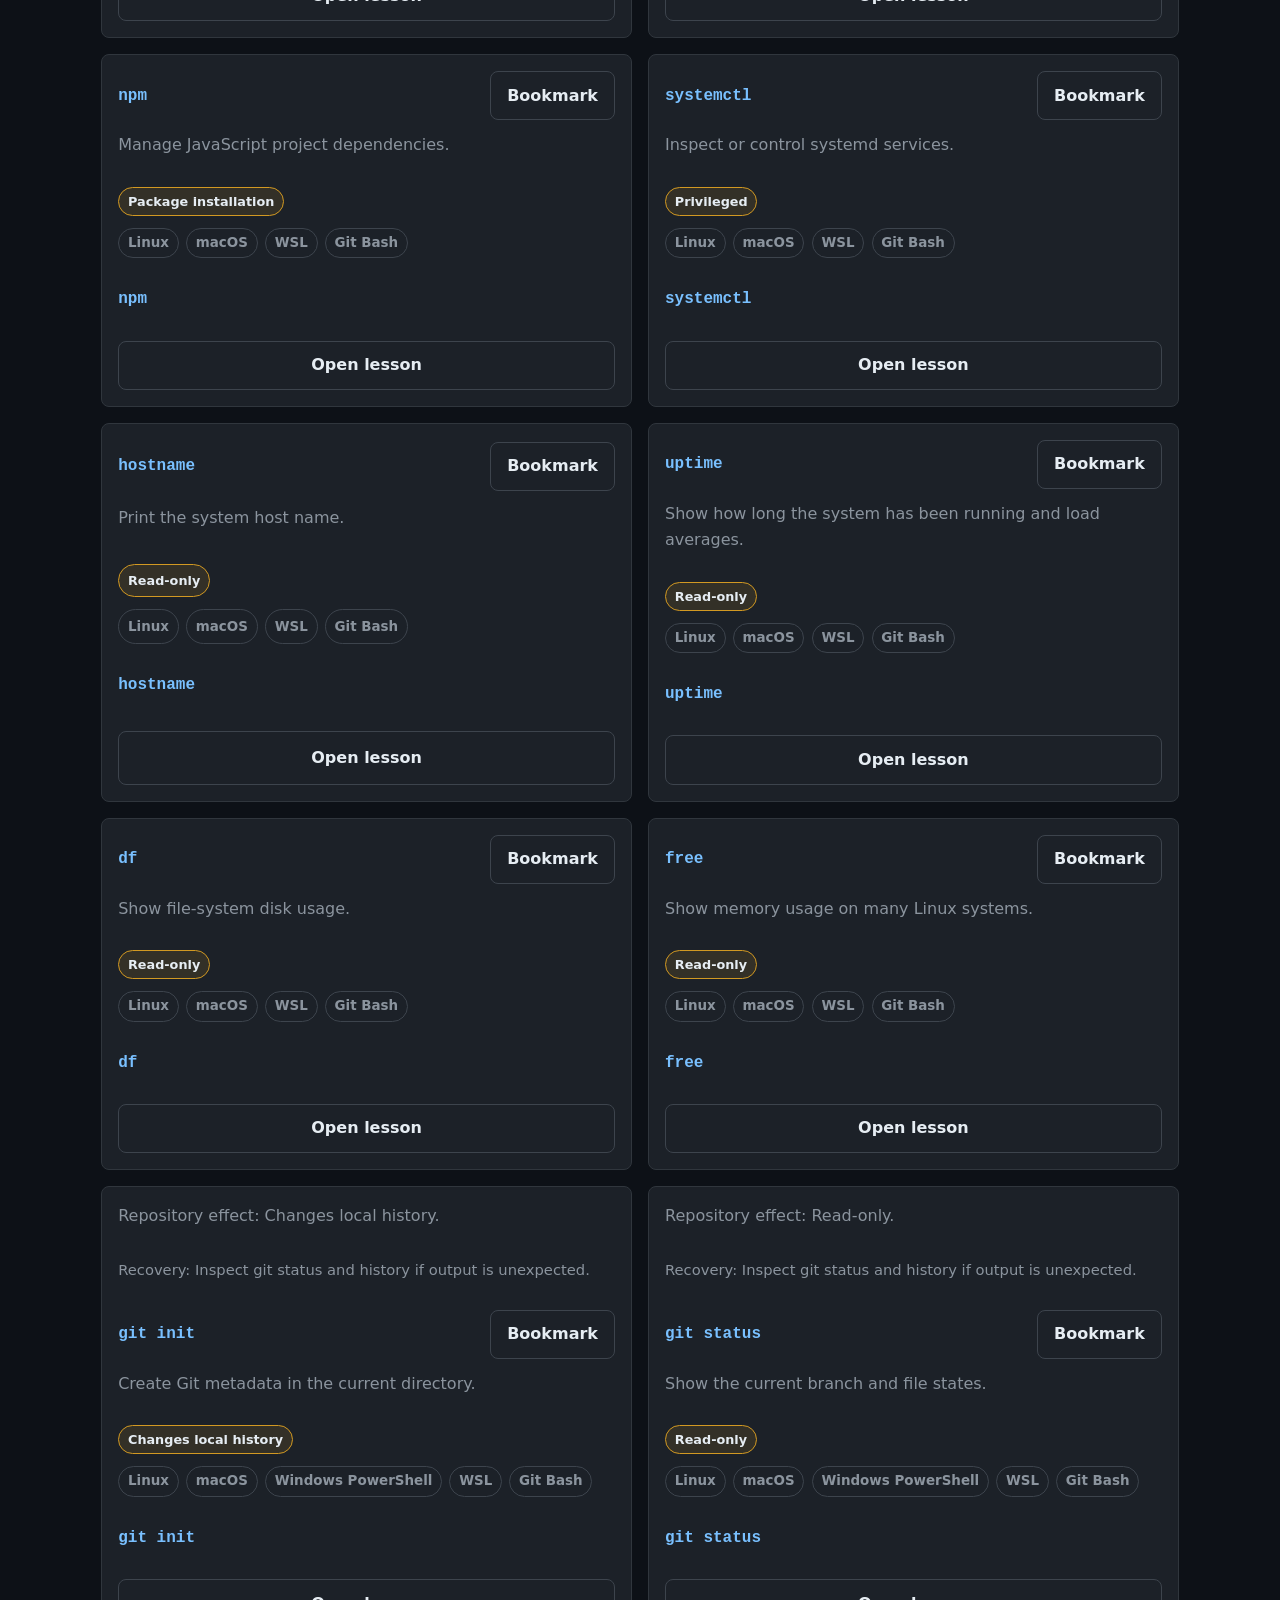
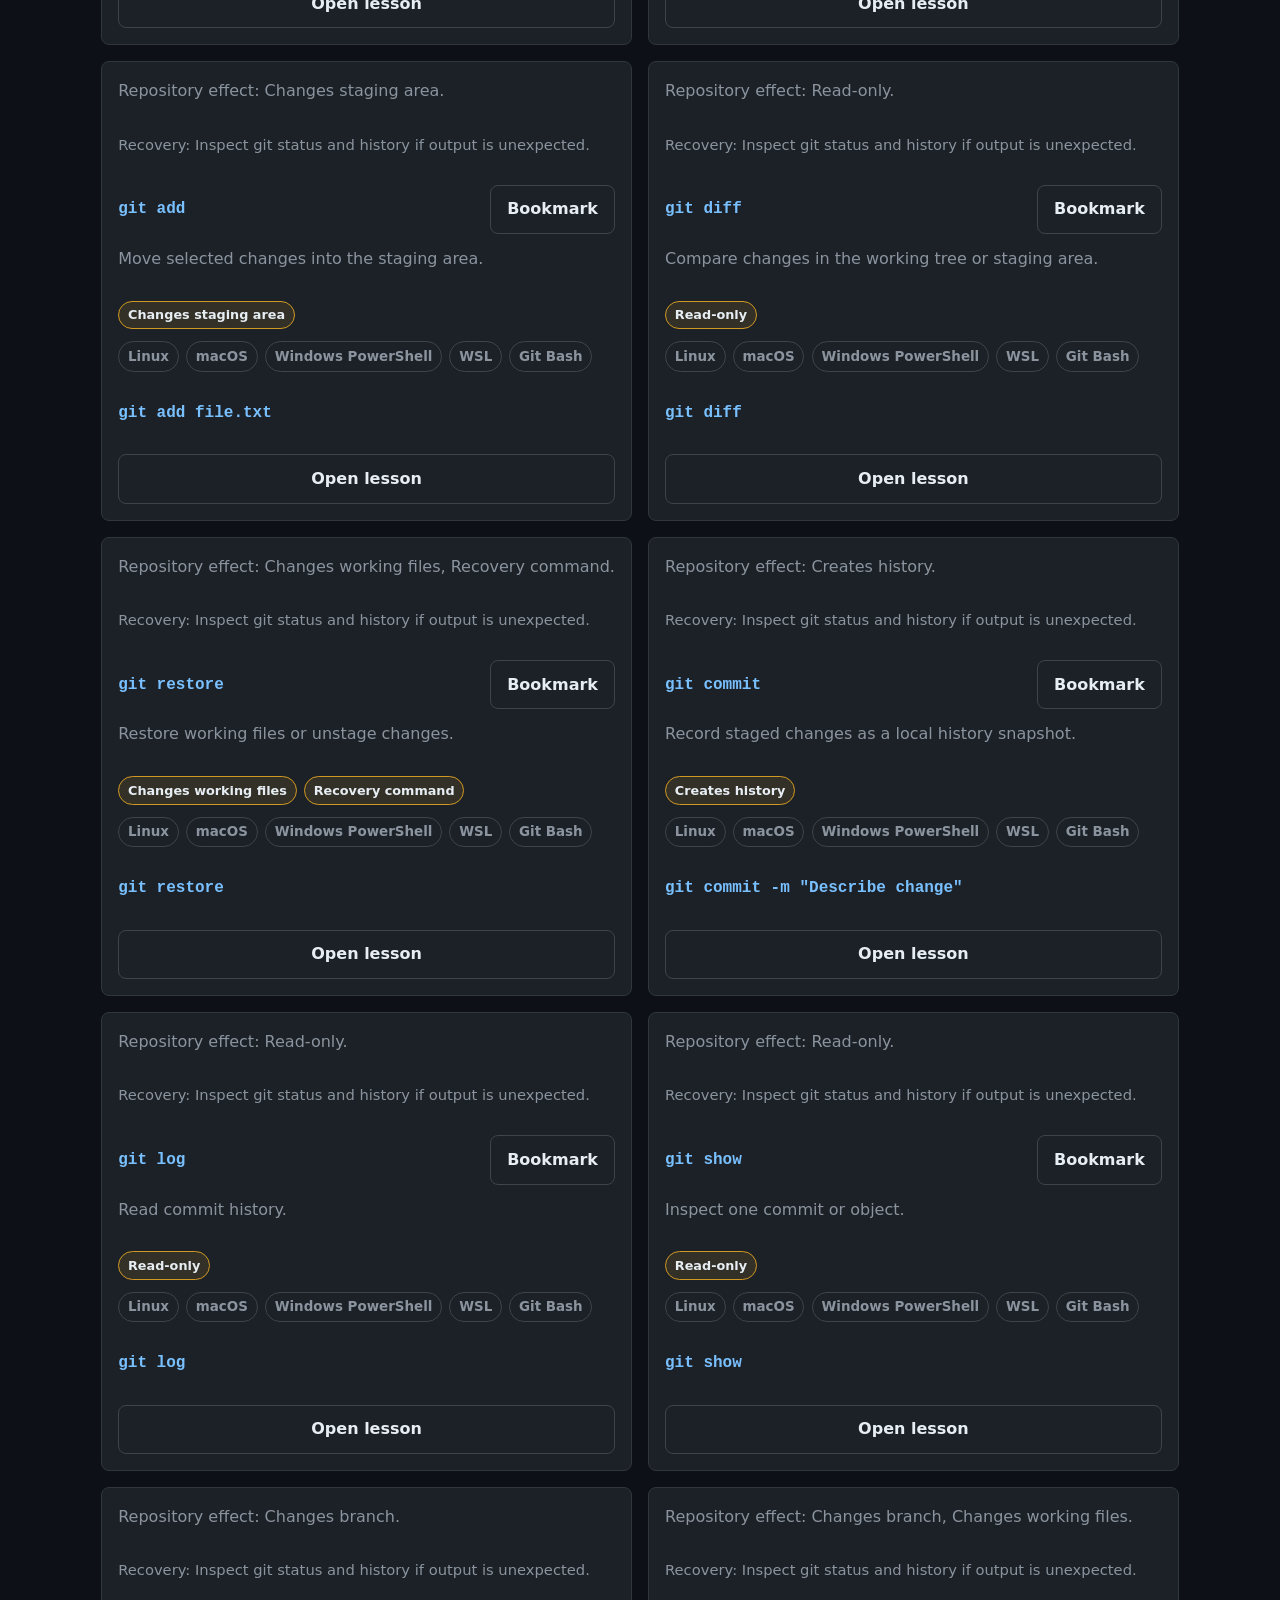
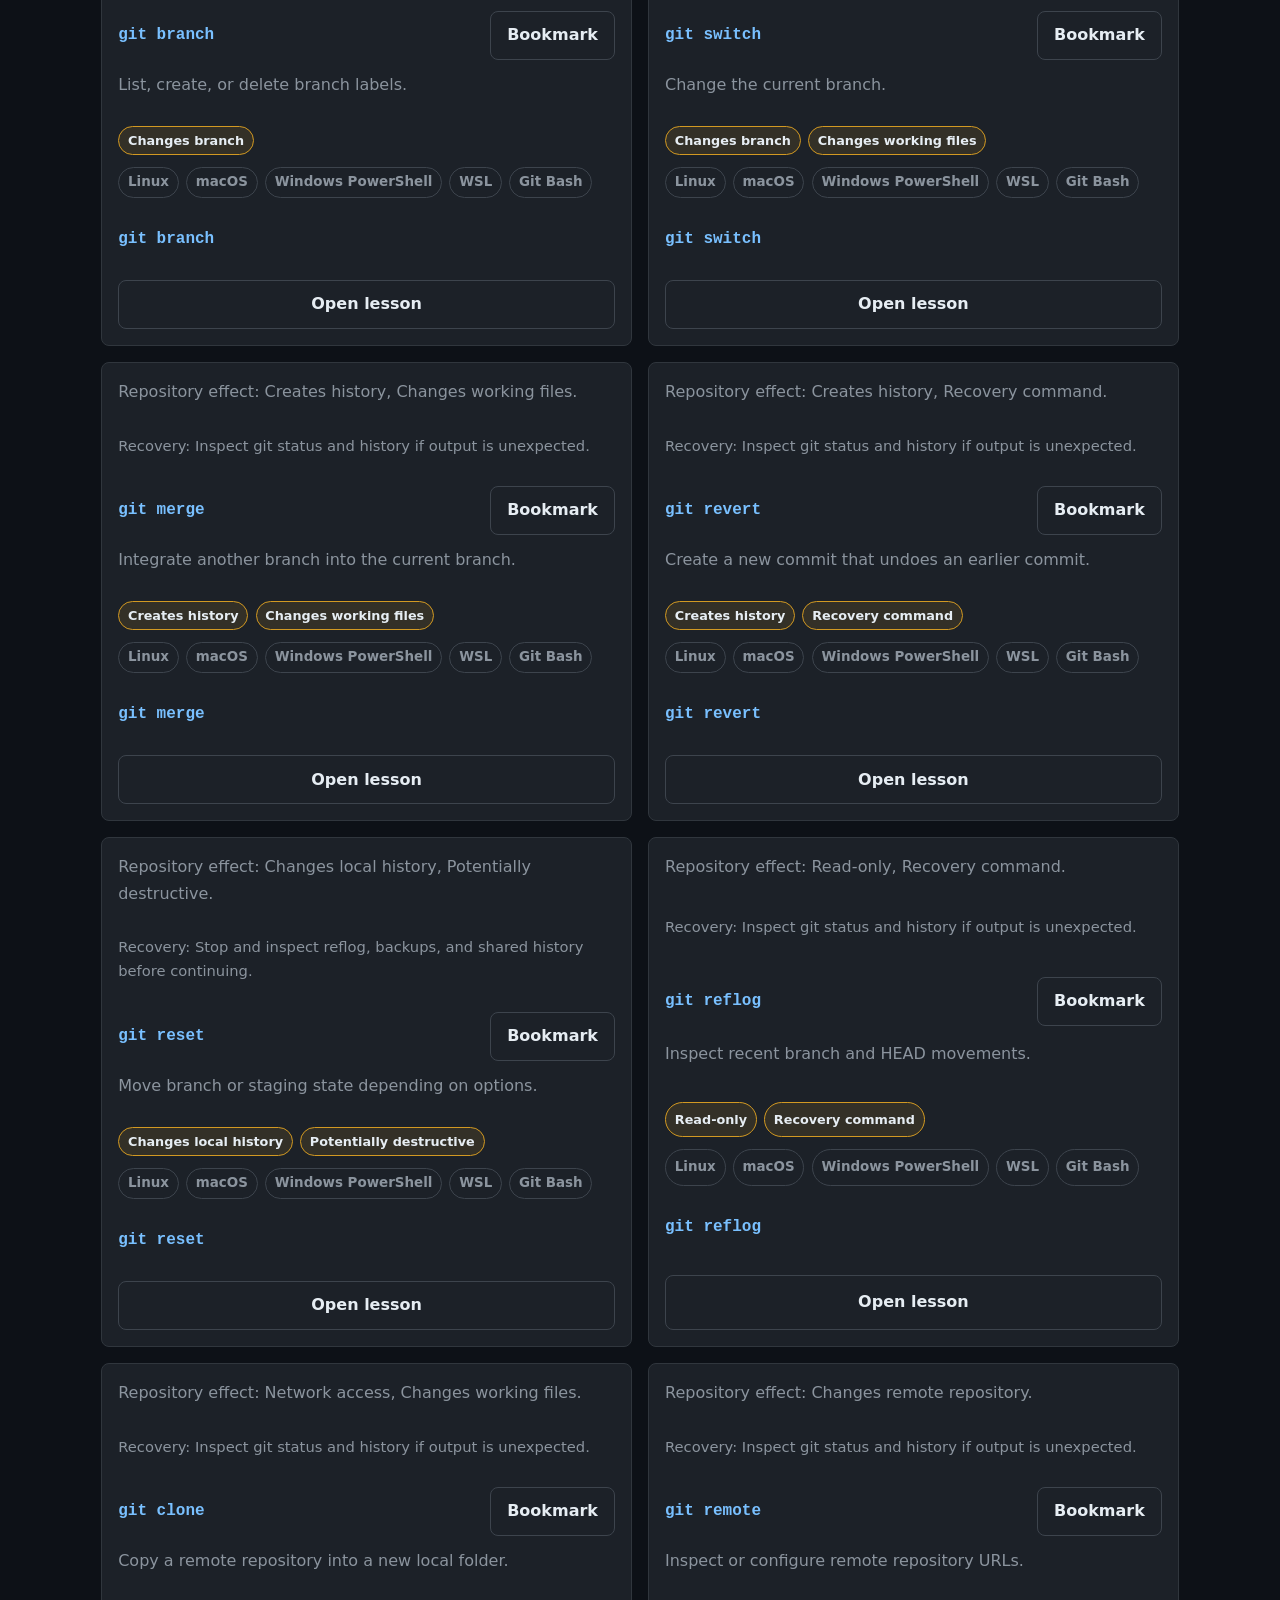
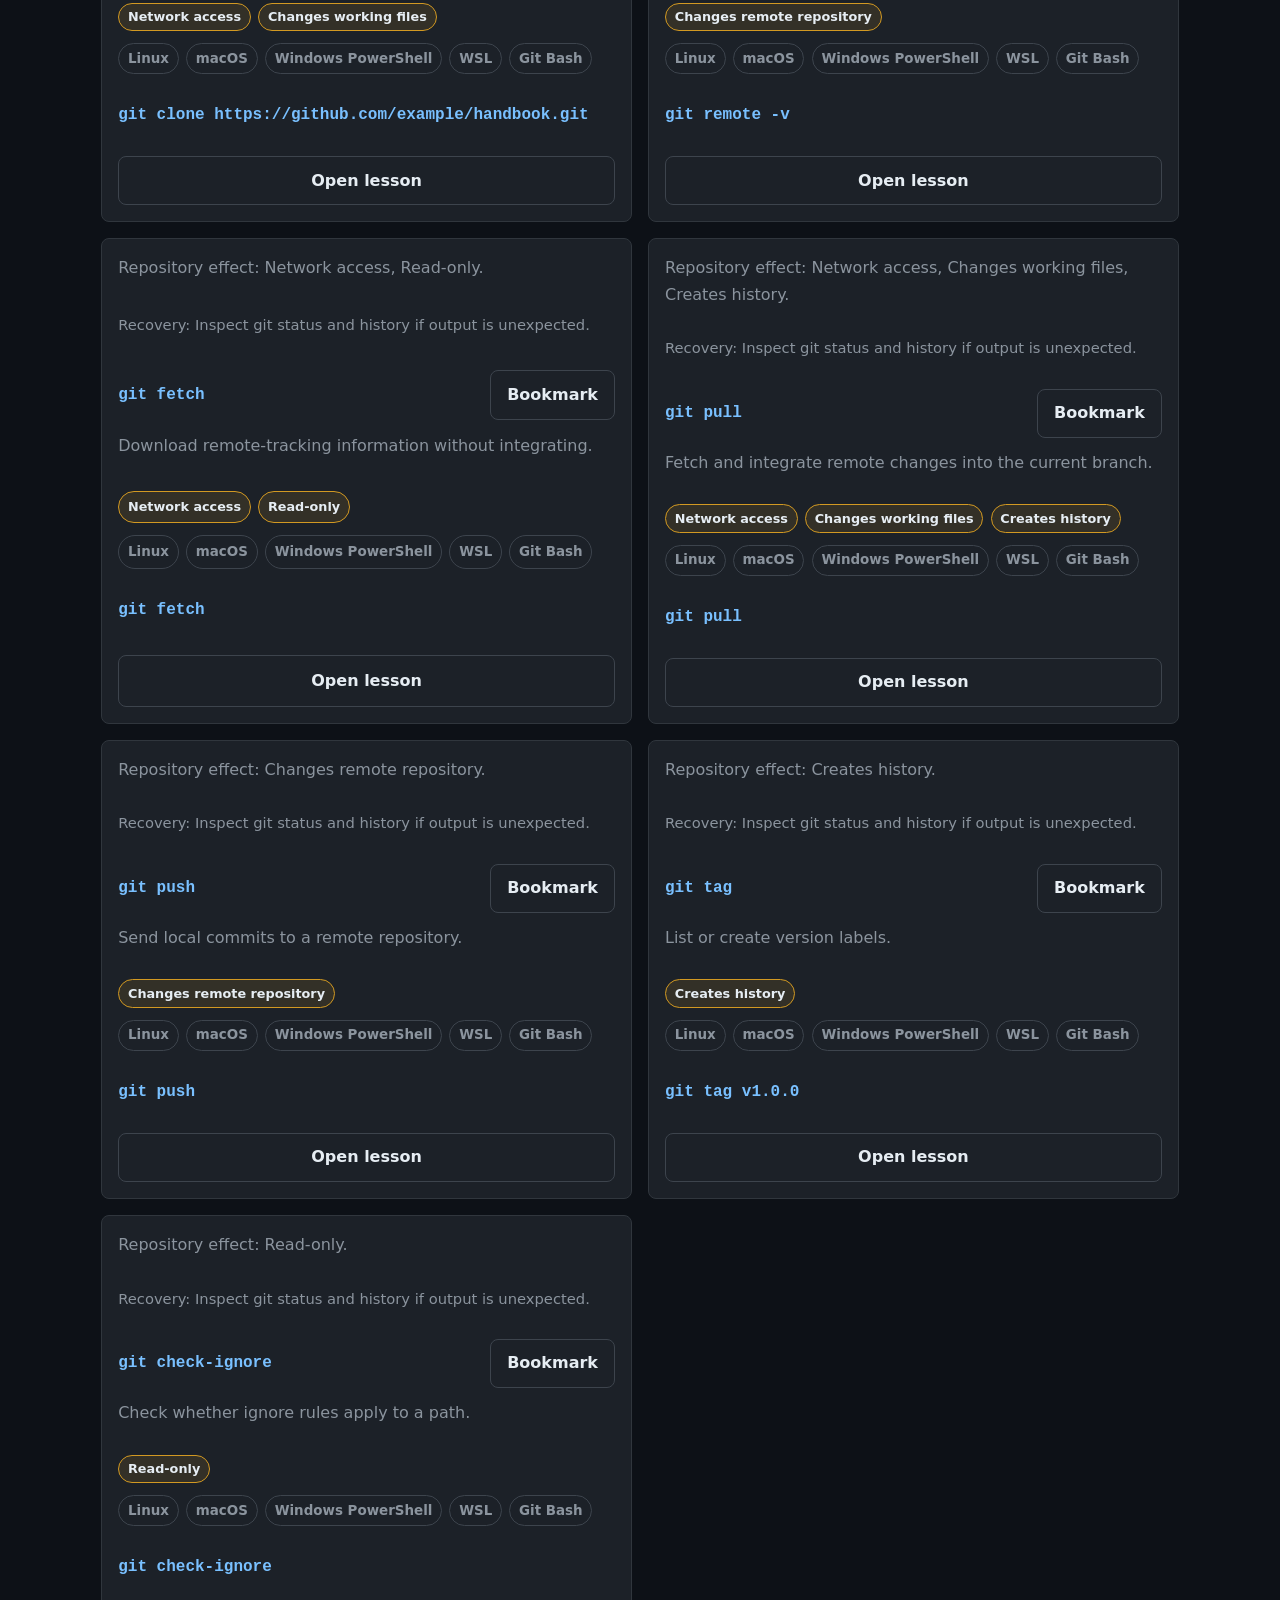
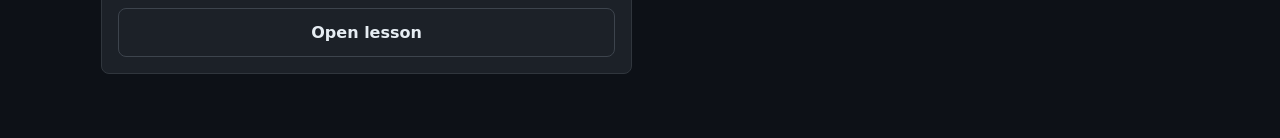
<file: commands.html>
<!doctype html>
<html lang="en">
  <head>
    <meta charset="utf-8">
    <meta name="viewport" content="width=device-width, initial-scale=1">
    <title>Command Glossary - Engineering Handbook</title>
    <link rel="stylesheet" href="css/variables.css">
    <link rel="stylesheet" href="css/base.css">
    <link rel="stylesheet" href="css/layout.css">
    <link rel="stylesheet" href="css/components.css">
    <link rel="stylesheet" href="css/interactions.css">
    <link rel="stylesheet" href="css/git-interactions.css">
    <link rel="stylesheet" href="css/responsive.css">
  </head>
  <body>
    <a class="skip-link" href="#main">Skip to content</a>
    <header class="site-header">
      <a class="brand" href="index.html"><span class="brand-mark">EH</span><span>Engineering Handbook</span></a>
      <nav class="header-nav" aria-label="Primary navigation">
        <a href="handbook.html">Curriculum</a>
        <a href="commands.html" aria-current="page">Commands</a>
        <a href="atlas-commerce.html">Atlas Commerce</a>
        <button class="link-button js-search-open" type="button">Search</button>
      </nav>
      <button class="button button-primary js-continue" type="button">Continue Learning</button>
    </header>

    <main id="main" class="curriculum-page">
      <section class="page-intro">
        <p class="eyebrow">COMMAND GLOSSARY</p>
        <h1>Terminal Commands Introduced So Far</h1>
        <p>This glossary supports the lessons. It is not a replacement for them. Commands are grouped with purpose, risk labels, platforms, examples, and lesson links.</p>
      </section>
      <section class="curriculum-controls" aria-label="Command glossary search">
        <div>
          <label class="field-label" for="command-search">Search commands</label>
          <input id="command-search" class="search-input" type="search" data-command-search placeholder="Try grep, ssh, npm, or destructive">
        </div>
        <div class="roadmap-note">
          <strong>Risk labels:</strong> Read-only, low-risk modification, destructive, privileged, network access, and package installation.
        </div>
      </section>
      <section class="command-glossary" data-command-glossary></section>
    </main>

    <div class="modal-backdrop" data-search-modal hidden>
      <section class="search-modal" role="dialog" aria-modal="true" aria-labelledby="search-title">
        <div class="modal-header">
          <h2 id="search-title">Search handbook</h2>
          <button class="icon-button js-search-close" type="button" aria-label="Close search">x</button>
        </div>
        <label class="field-label" for="site-search">Search curriculum lessons</label>
        <input id="site-search" class="search-input" type="search" placeholder="Try HTTP, DNS, or SSH">
        <div class="search-results" data-search-results></div>
      </section>
    </div>

    <script src="data/curriculum.js" defer></script>
    <script src="data/lessons/phase4-terminal-lessons.js" defer></script>
    <script src="data/lessons/phase5-git-lessons.js" defer></script>
    <script src="data/command-glossary.js" defer></script>
    <script src="data/git-command-glossary.js" defer></script>
    <script src="js/curriculum-data.js" defer></script>
    <script src="js/storage.js" defer></script>
    <script src="js/navigation.js" defer></script>
    <script src="js/command-glossary.js" defer></script>
    <script src="js/app.js" defer></script>
  </body>
</html>
</file>
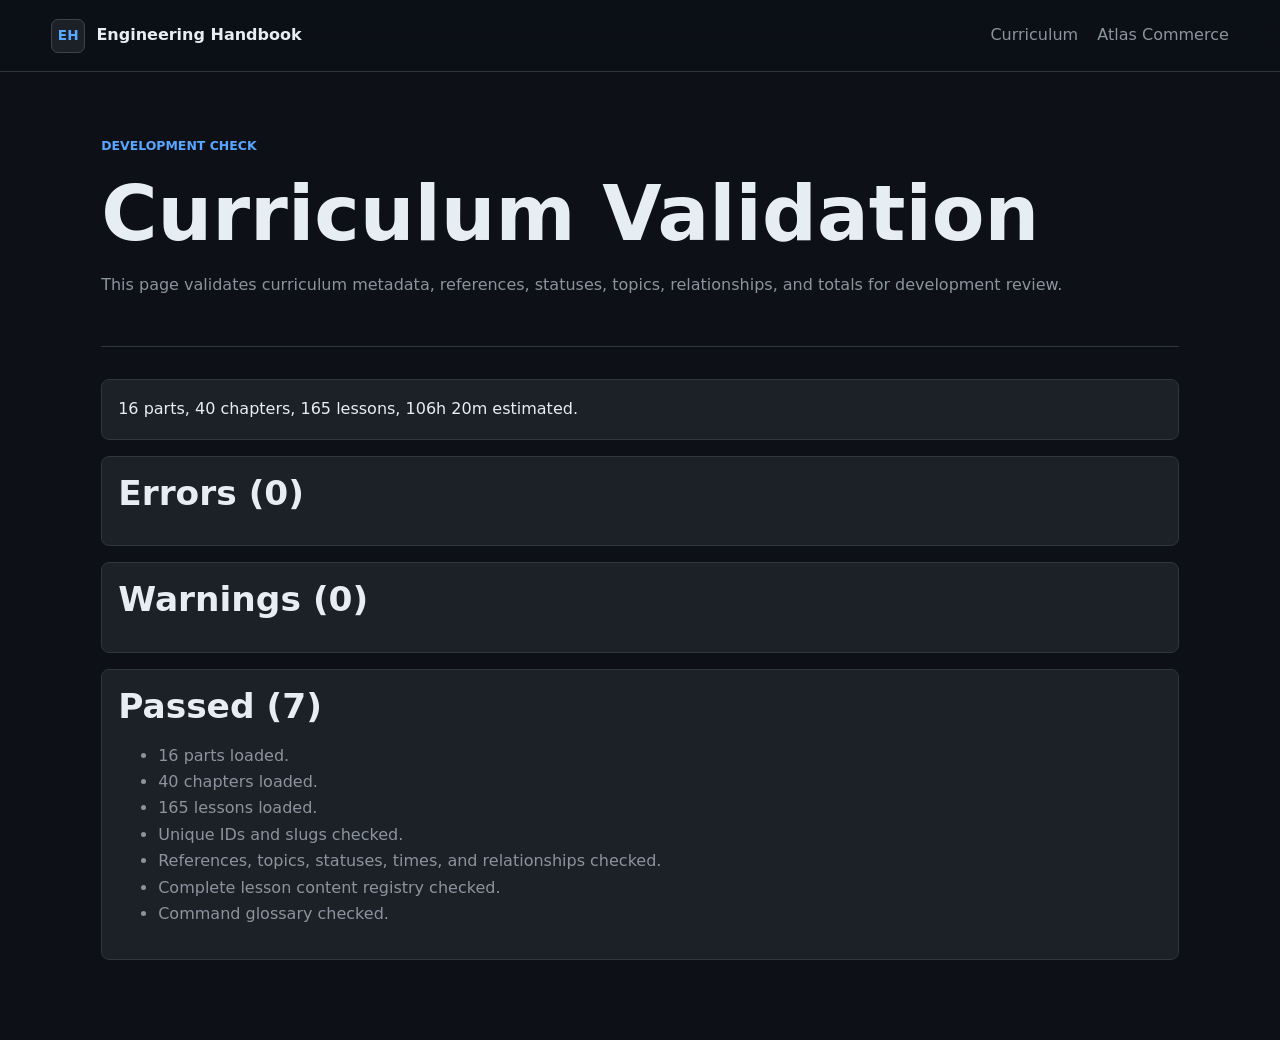
<file: curriculum-check.html>
<!doctype html>
<html lang="en">
  <head>
    <meta charset="utf-8">
    <meta name="viewport" content="width=device-width, initial-scale=1">
    <title>Curriculum Check - Engineering Handbook</title>
    <link rel="stylesheet" href="css/variables.css">
    <link rel="stylesheet" href="css/base.css">
    <link rel="stylesheet" href="css/layout.css">
    <link rel="stylesheet" href="css/components.css">
    <link rel="stylesheet" href="css/interactions.css">
    <link rel="stylesheet" href="css/git-interactions.css">
    <link rel="stylesheet" href="css/responsive.css">
  </head>
  <body>
    <a class="skip-link" href="#main">Skip to content</a>
    <header class="site-header">
      <a class="brand" href="index.html"><span class="brand-mark">EH</span><span>Engineering Handbook</span></a>
      <nav class="header-nav" aria-label="Primary navigation">
        <a href="handbook.html">Curriculum</a>
        <a href="atlas-commerce.html">Atlas Commerce</a>
      </nav>
    </header>
    <main id="main" class="curriculum-page">
      <section class="page-intro">
        <p class="eyebrow">DEVELOPMENT CHECK</p>
        <h1>Curriculum Validation</h1>
        <p>This page validates curriculum metadata, references, statuses, topics, relationships, and totals for development review.</p>
      </section>
      <section class="validation-results" data-validation-results></section>
    </main>
    <script src="data/curriculum.js" defer></script>
    <script src="data/lessons/what-a-computer-actually-does.js" defer></script>
    <script src="data/lessons/hardware-and-software.js" defer></script>
    <script src="data/lessons/cpu-memory-and-storage.js" defer></script>
    <script src="data/lessons/files-folders-and-data.js" defer></script>
    <script src="data/lessons/processes-applications-and-services.js" defer></script>
    <script src="data/lessons/local-computers-and-remote-servers.js" defer></script>
    <script src="data/lessons/how-an-http-request-works.js" defer></script>
    <script src="data/lessons/phase4-terminal-lessons.js" defer></script>
    <script src="data/lessons/phase5-git-lessons.js" defer></script>
    <script src="data/command-glossary.js" defer></script>
    <script src="data/git-command-glossary.js" defer></script>
    <script src="js/curriculum-data.js" defer></script>
    <script src="js/curriculum-validator.js" defer></script>
    <script src="js/storage.js" defer></script>
    <script src="js/navigation.js" defer></script>
    <script src="js/app.js" defer></script>
  </body>
</html>
</file>
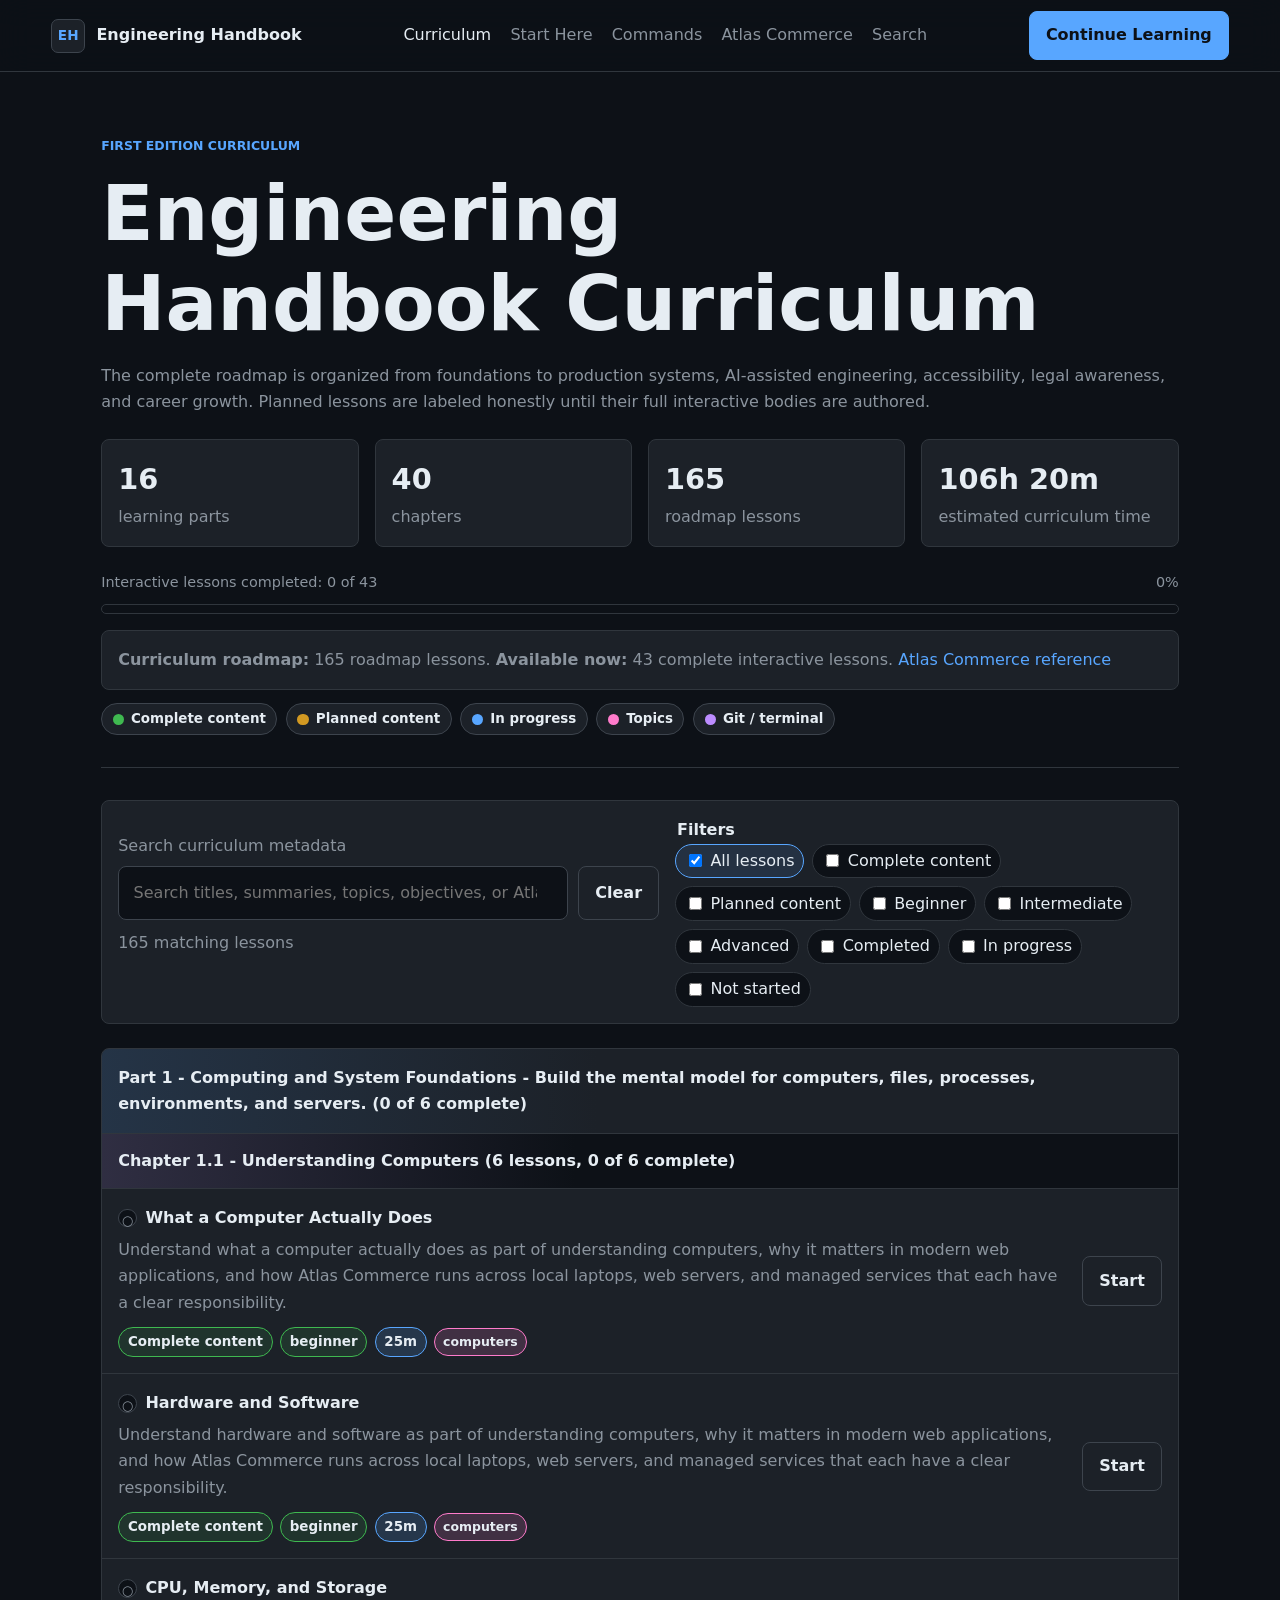
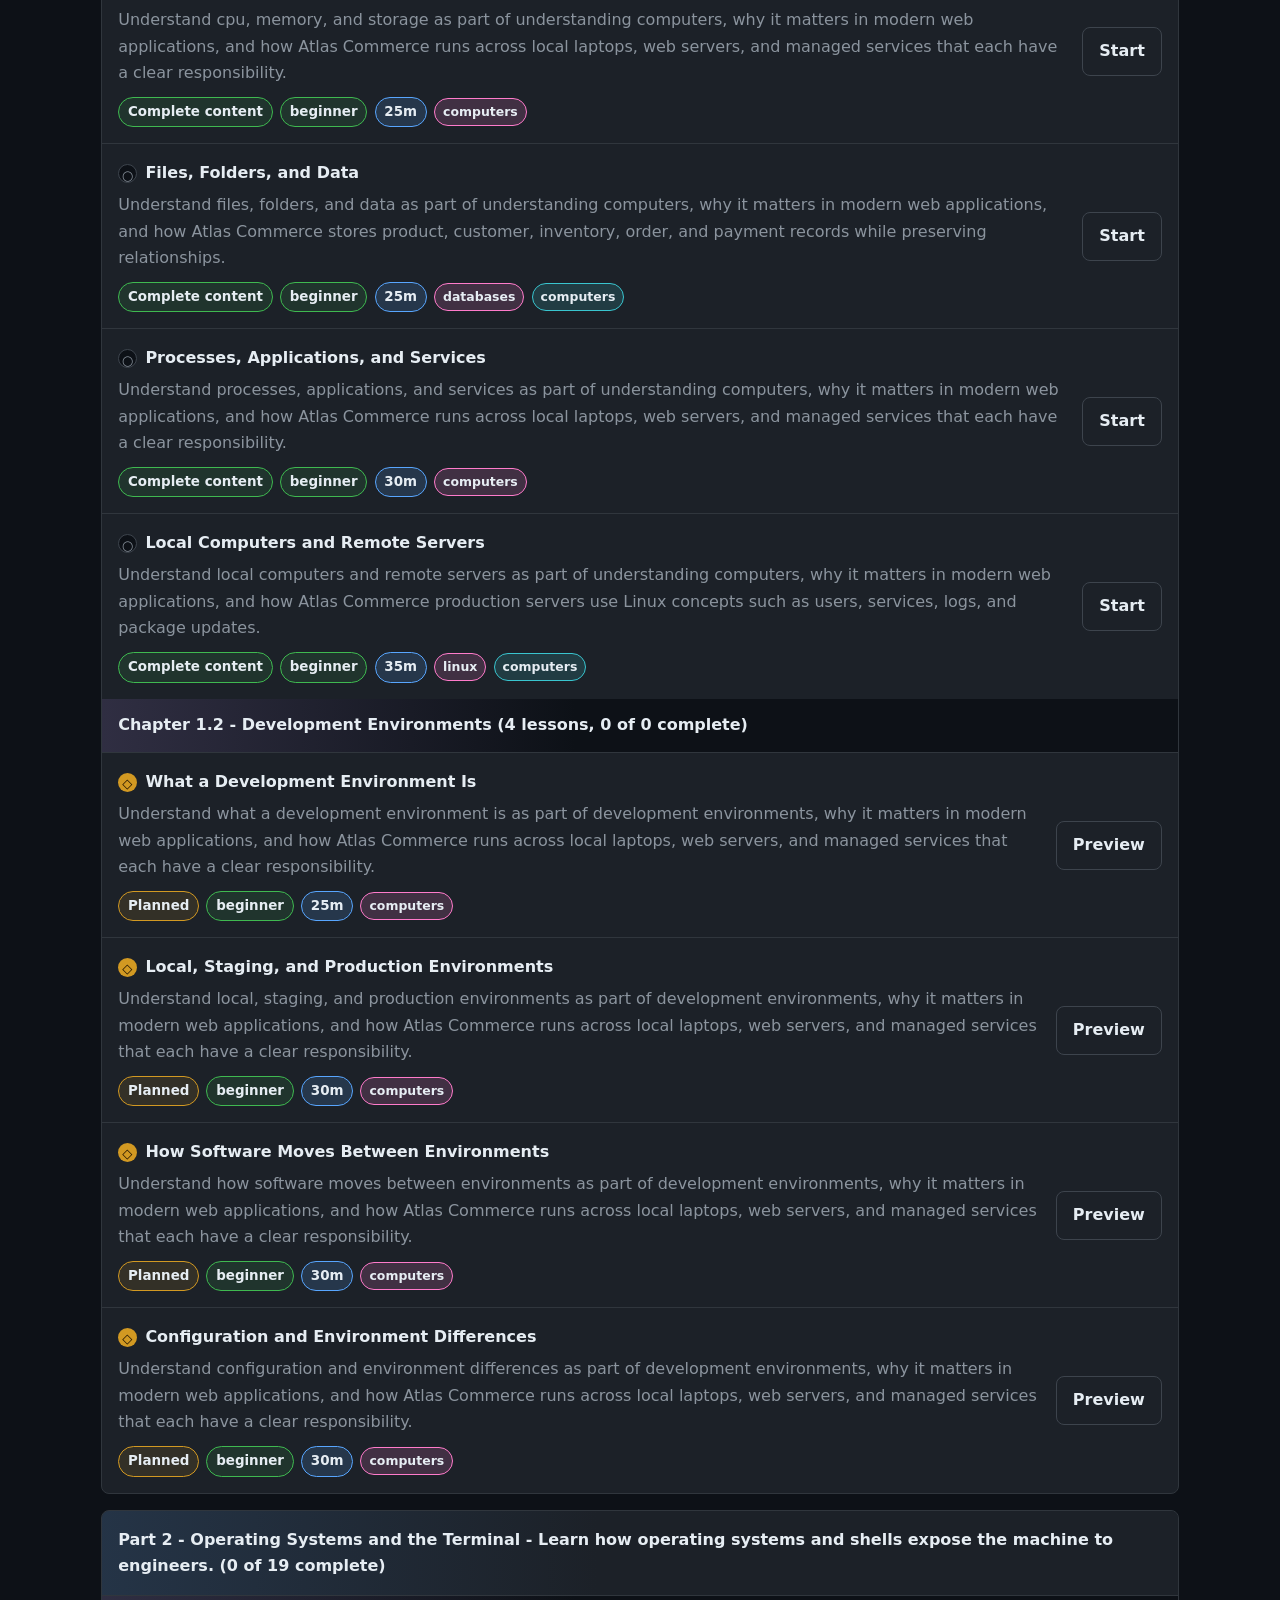
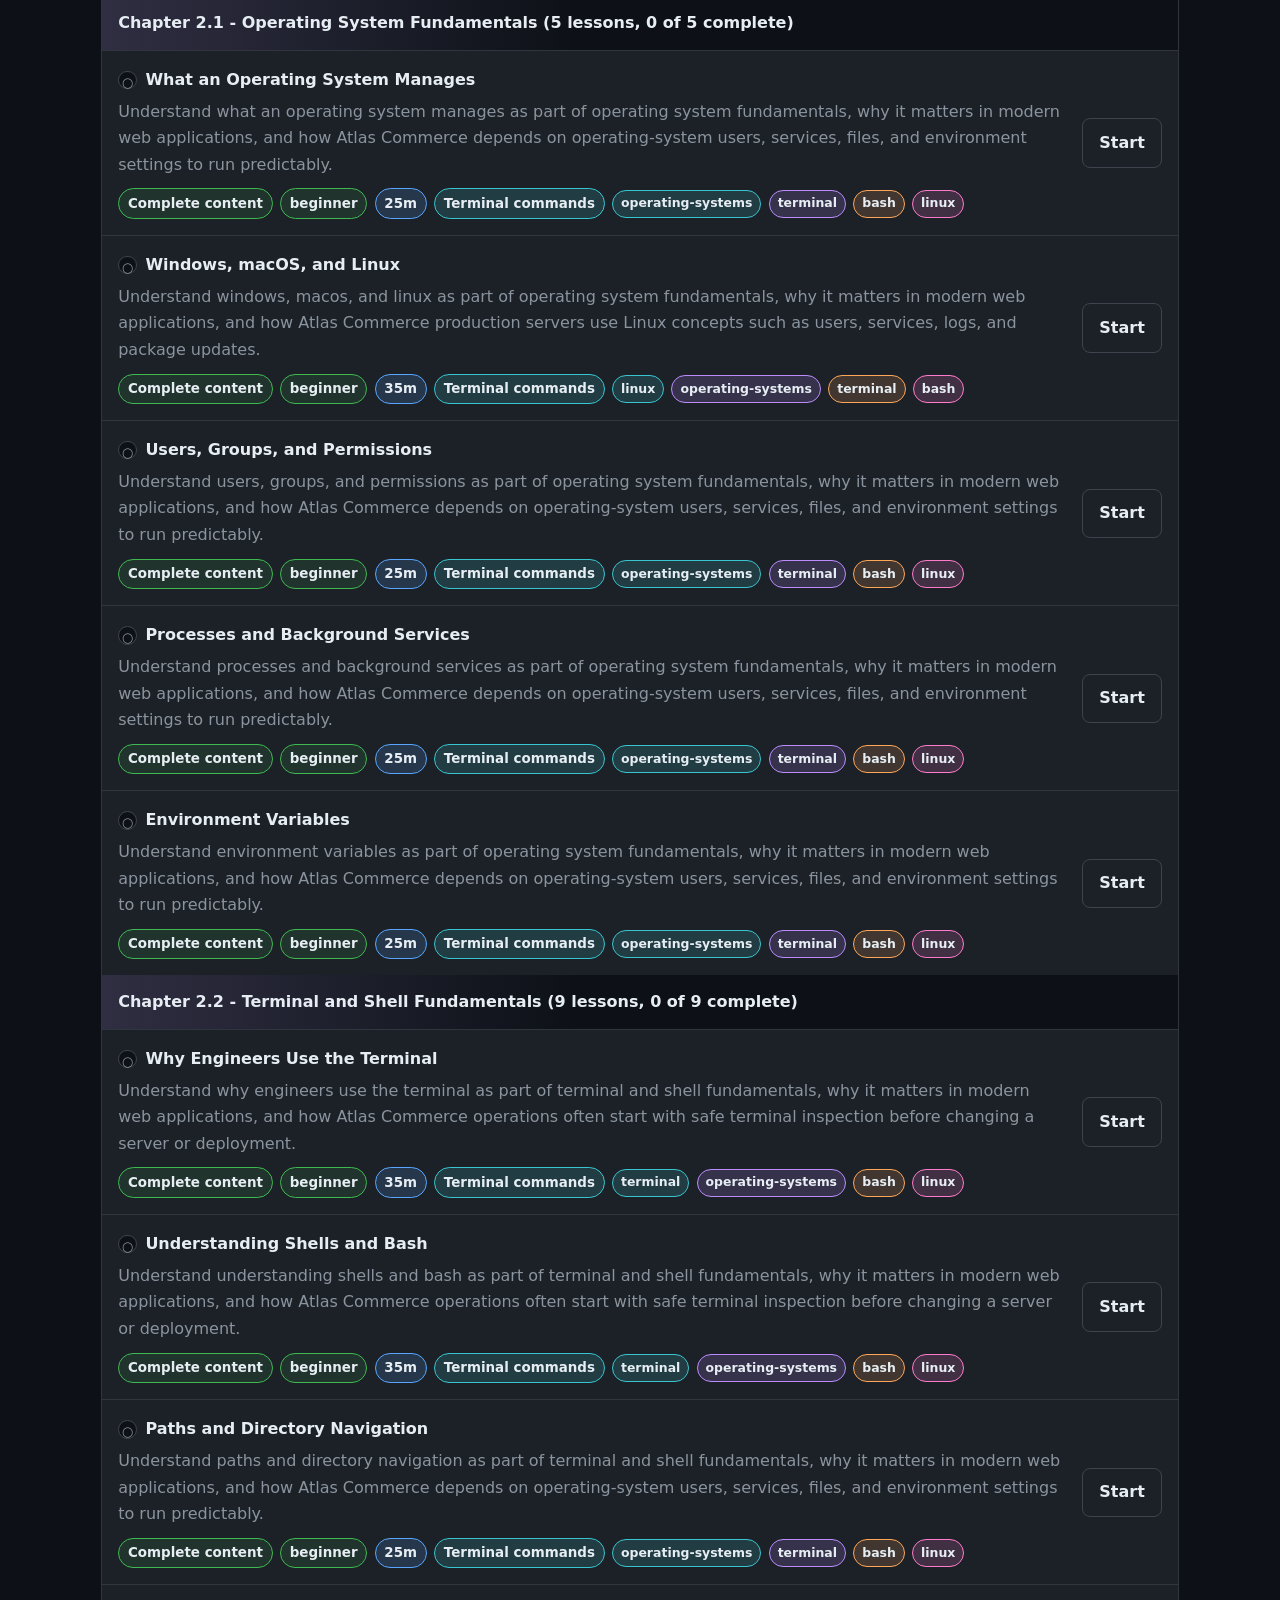
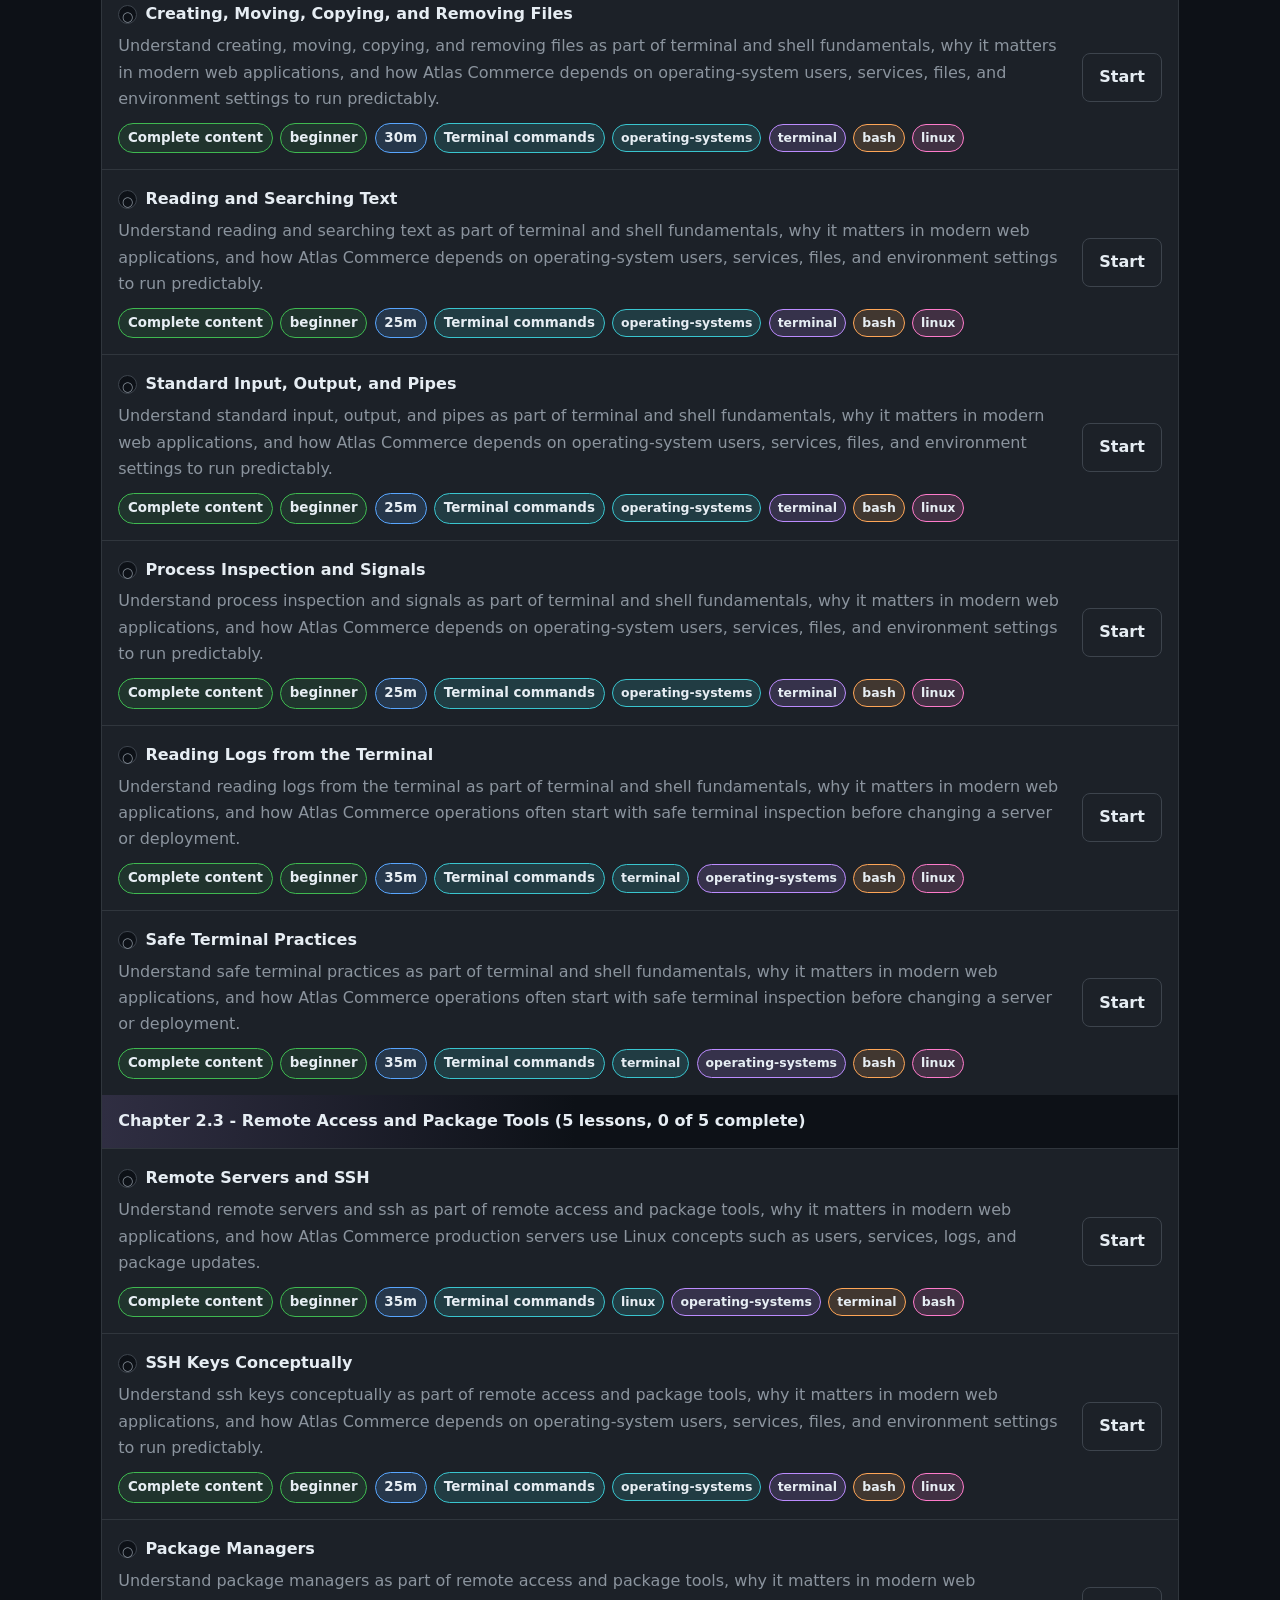
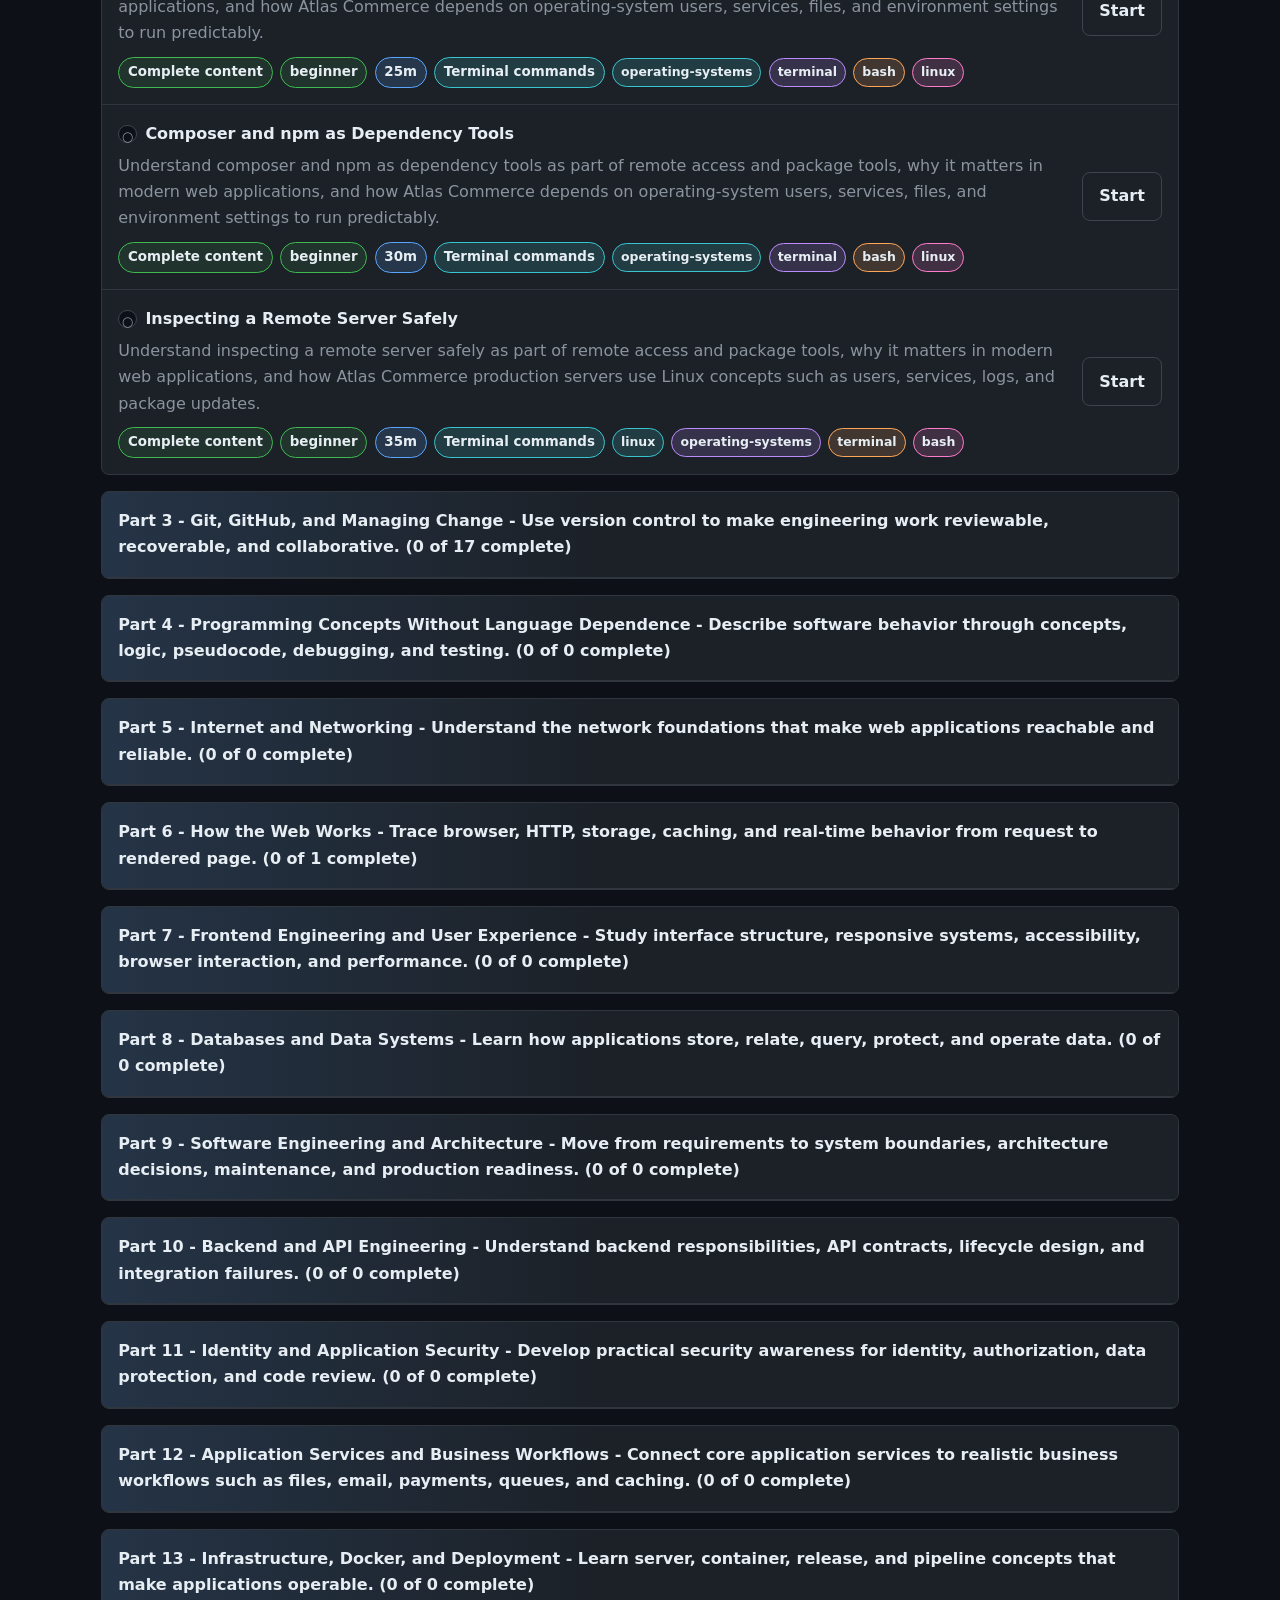
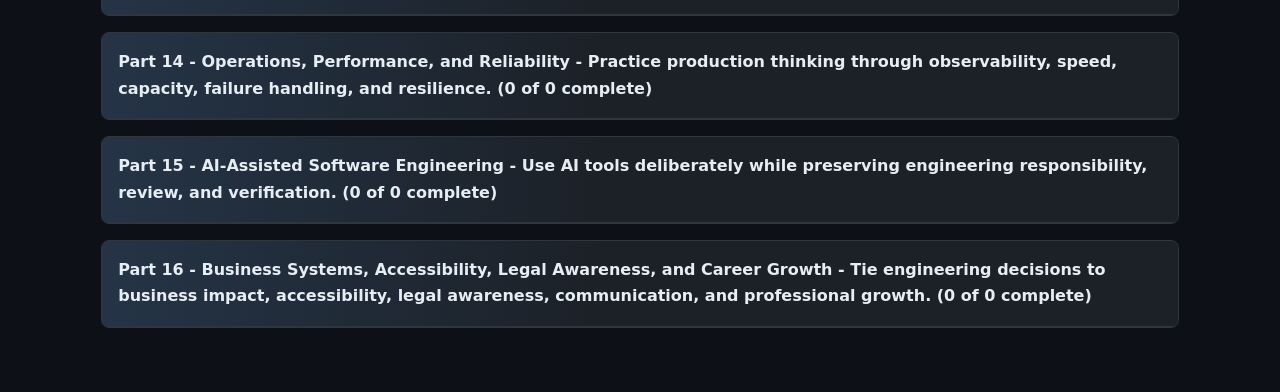
<file: handbook.html>
<!doctype html>
<html lang="en">
  <head>
    <meta charset="utf-8">
    <meta name="viewport" content="width=device-width, initial-scale=1">
    <title>Curriculum - Engineering Handbook</title>
    <link rel="stylesheet" href="css/variables.css">
    <link rel="stylesheet" href="css/base.css">
    <link rel="stylesheet" href="css/layout.css">
    <link rel="stylesheet" href="css/components.css">
    <link rel="stylesheet" href="css/interactions.css">
    <link rel="stylesheet" href="css/git-interactions.css">
    <link rel="stylesheet" href="css/responsive.css">
  </head>
  <body>
    <a class="skip-link" href="#main">Skip to content</a>
    <header class="site-header">
      <a class="brand" href="index.html"><span class="brand-mark">EH</span><span>Engineering Handbook</span></a>
      <nav class="header-nav" aria-label="Primary navigation">
        <a href="handbook.html" aria-current="page">Curriculum</a>
        <a href="lesson.html?lesson=what-a-computer-actually-does">Start Here</a>
        <a href="commands.html">Commands</a>
        <a href="atlas-commerce.html">Atlas Commerce</a>
        <button class="link-button js-search-open" type="button">Search</button>
      </nav>
      <button class="button button-primary js-continue" type="button">Continue Learning</button>
    </header>

    <main id="main" class="curriculum-page">
      <section class="page-intro">
        <p class="eyebrow">FIRST EDITION CURRICULUM</p>
        <h1>Engineering Handbook Curriculum</h1>
        <p>The complete roadmap is organized from foundations to production systems, AI-assisted engineering, accessibility, legal awareness, and career growth. Planned lessons are labeled honestly until their full interactive bodies are authored.</p>
        <div class="stats-row">
          <div><strong data-part-count>16</strong><span>learning parts</span></div>
          <div><strong data-chapter-count>40</strong><span>chapters</span></div>
          <div><strong data-lesson-count>145</strong><span>roadmap lessons</span></div>
          <div><strong data-estimated-time>0h</strong><span>estimated curriculum time</span></div>
        </div>
        <div class="overall-progress">
          <div class="progress-label">
            <span data-overall-progress-text>0 of 9 lessons completed</span>
            <span data-overall-percent>0%</span>
          </div>
          <div class="progress" role="progressbar" aria-label="Overall handbook progress" aria-valuemin="0" aria-valuemax="100" aria-valuenow="0">
            <span data-overall-progress-bar></span>
          </div>
        </div>
        <div class="roadmap-note">
          <strong>Curriculum roadmap:</strong> <span data-roadmap-count>144 roadmap lessons</span>.
          <strong>Available now:</strong> <span data-complete-count>1 complete interactive lesson</span>.
          <a href="atlas-commerce.html">Atlas Commerce reference</a>
        </div>
        <div class="status-legend" aria-label="Curriculum color guide">
          <span><span class="legend-swatch legend-complete"></span>Complete content</span>
          <span><span class="legend-swatch legend-planned"></span>Planned content</span>
          <span><span class="legend-swatch legend-progress"></span>In progress</span>
          <span><span class="legend-swatch legend-topic"></span>Topics</span>
          <span><span class="legend-swatch legend-git"></span>Git / terminal</span>
        </div>
      </section>

      <section class="curriculum-controls" data-curriculum-controls aria-label="Curriculum search and filters">
        <div>
          <label class="field-label" for="curriculum-search">Search curriculum metadata</label>
          <div class="search-row">
            <input id="curriculum-search" class="search-input" type="search" data-curriculum-search placeholder="Search titles, summaries, topics, objectives, or Atlas Commerce">
            <button class="button button-secondary" type="button" data-clear-search>Clear</button>
          </div>
          <p class="result-count" aria-live="polite" data-result-count>0 matching lessons</p>
        </div>
        <fieldset class="filter-grid">
          <legend>Filters</legend>
          <label><input type="checkbox" value="all" data-filter checked> All lessons</label>
          <label><input type="checkbox" value="complete-content" data-filter> Complete content</label>
          <label><input type="checkbox" value="planned-content" data-filter> Planned content</label>
          <label><input type="checkbox" value="beginner" data-filter> Beginner</label>
          <label><input type="checkbox" value="intermediate" data-filter> Intermediate</label>
          <label><input type="checkbox" value="advanced" data-filter> Advanced</label>
          <label><input type="checkbox" value="completed" data-filter> Completed</label>
          <label><input type="checkbox" value="in-progress" data-filter> In progress</label>
          <label><input type="checkbox" value="not-started" data-filter> Not started</label>
        </fieldset>
      </section>

      <section class="curriculum-shell" data-curriculum-list aria-label="Curriculum lessons"></section>
    </main>

    <div class="modal-backdrop" data-search-modal hidden>
      <section class="search-modal" role="dialog" aria-modal="true" aria-labelledby="search-title">
        <div class="modal-header">
          <h2 id="search-title">Search handbook</h2>
          <button class="icon-button js-search-close" type="button" aria-label="Close search">x</button>
        </div>
        <label class="field-label" for="site-search">Search curriculum lessons</label>
        <input id="site-search" class="search-input" type="search" placeholder="Try HTTP, DNS, or AI">
        <div class="search-results" data-search-results></div>
      </section>
    </div>

    <script src="data/curriculum.js" defer></script>
    <script src="data/sample-lessons.js" defer></script>
    <script src="data/lessons/what-a-computer-actually-does.js" defer></script>
    <script src="data/lessons/hardware-and-software.js" defer></script>
    <script src="data/lessons/cpu-memory-and-storage.js" defer></script>
    <script src="data/lessons/files-folders-and-data.js" defer></script>
    <script src="data/lessons/processes-applications-and-services.js" defer></script>
    <script src="data/lessons/local-computers-and-remote-servers.js" defer></script>
    <script src="data/lessons/how-an-http-request-works.js" defer></script>
    <script src="data/lessons/phase4-terminal-lessons.js" defer></script>
    <script src="data/lessons/phase5-git-lessons.js" defer></script>
    <script src="js/curriculum-data.js" defer></script>
    <script src="js/curriculum-validator.js" defer></script>
    <script src="js/storage.js" defer></script>
    <script src="js/navigation.js" defer></script>
    <script src="js/curriculum-renderer.js" defer></script>
    <script src="js/progress.js" defer></script>
    <script src="js/app.js" defer></script>
  </body>
</html>
</file>
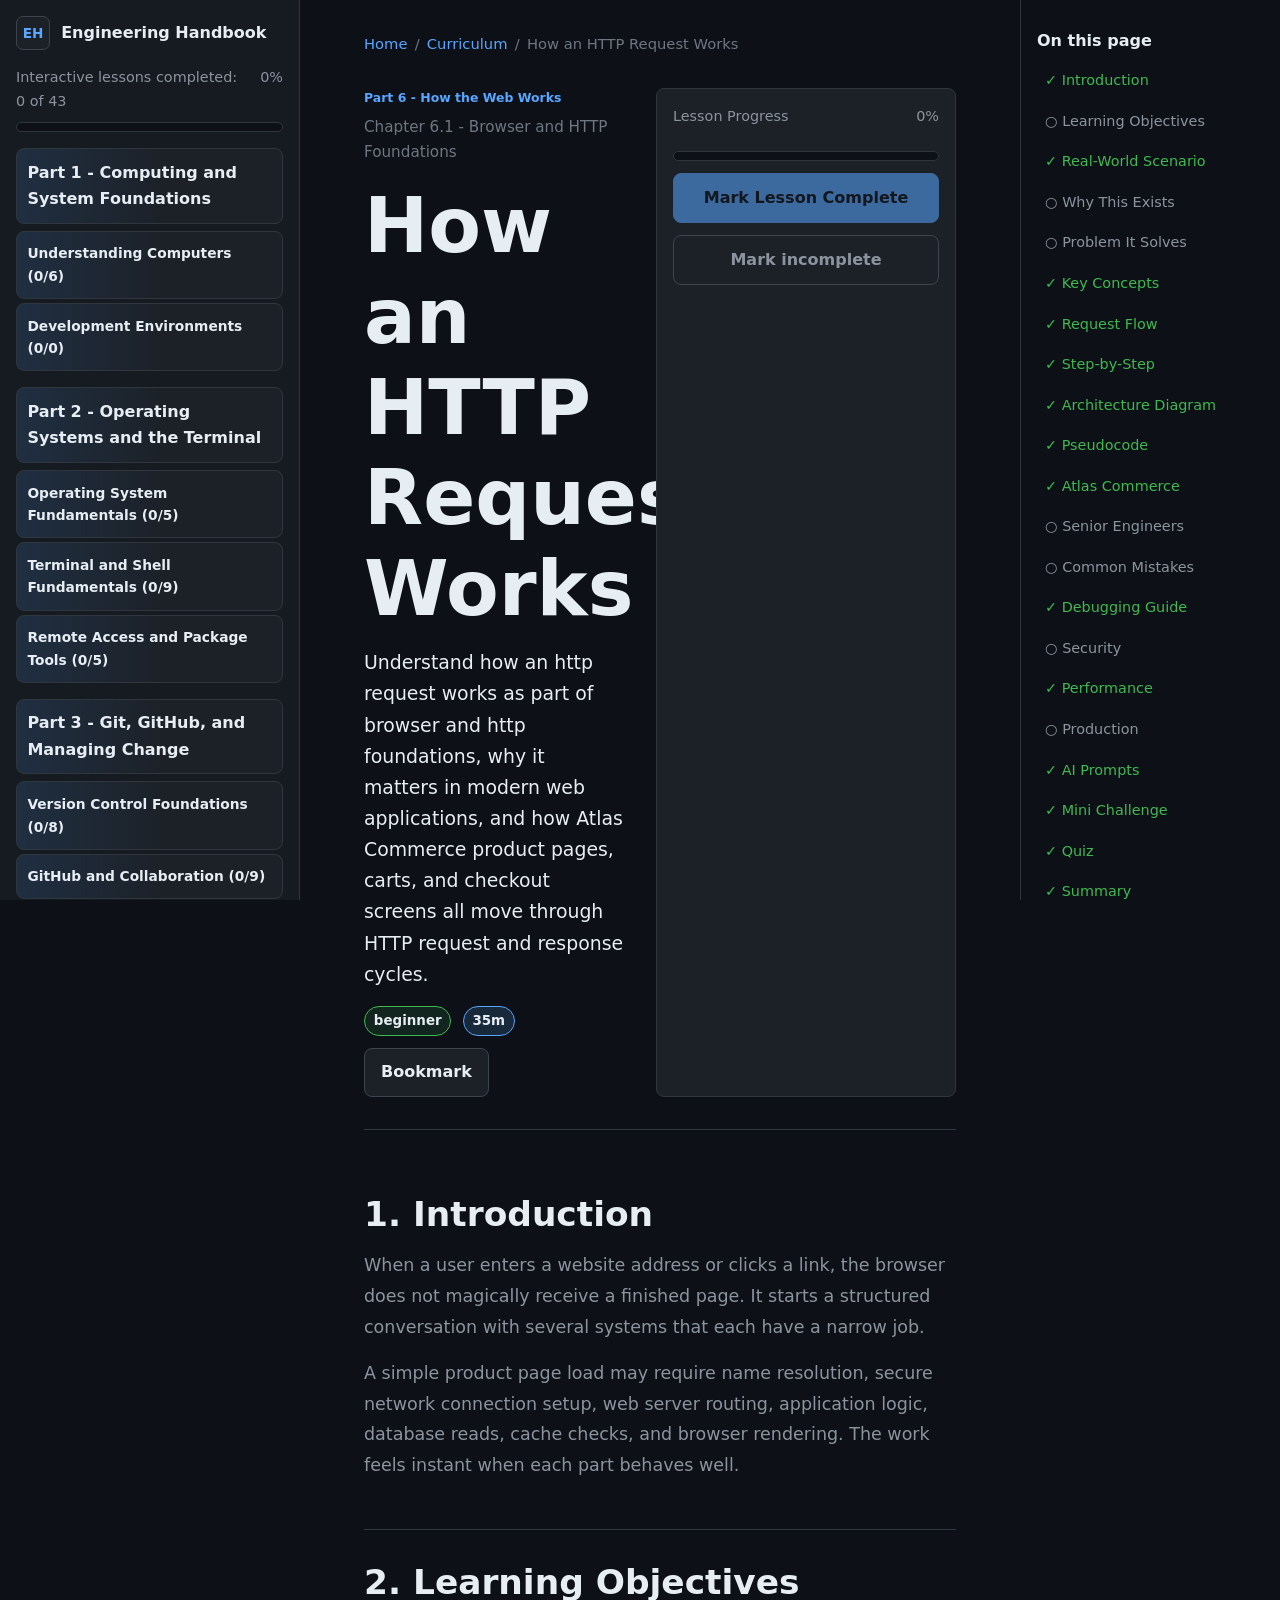
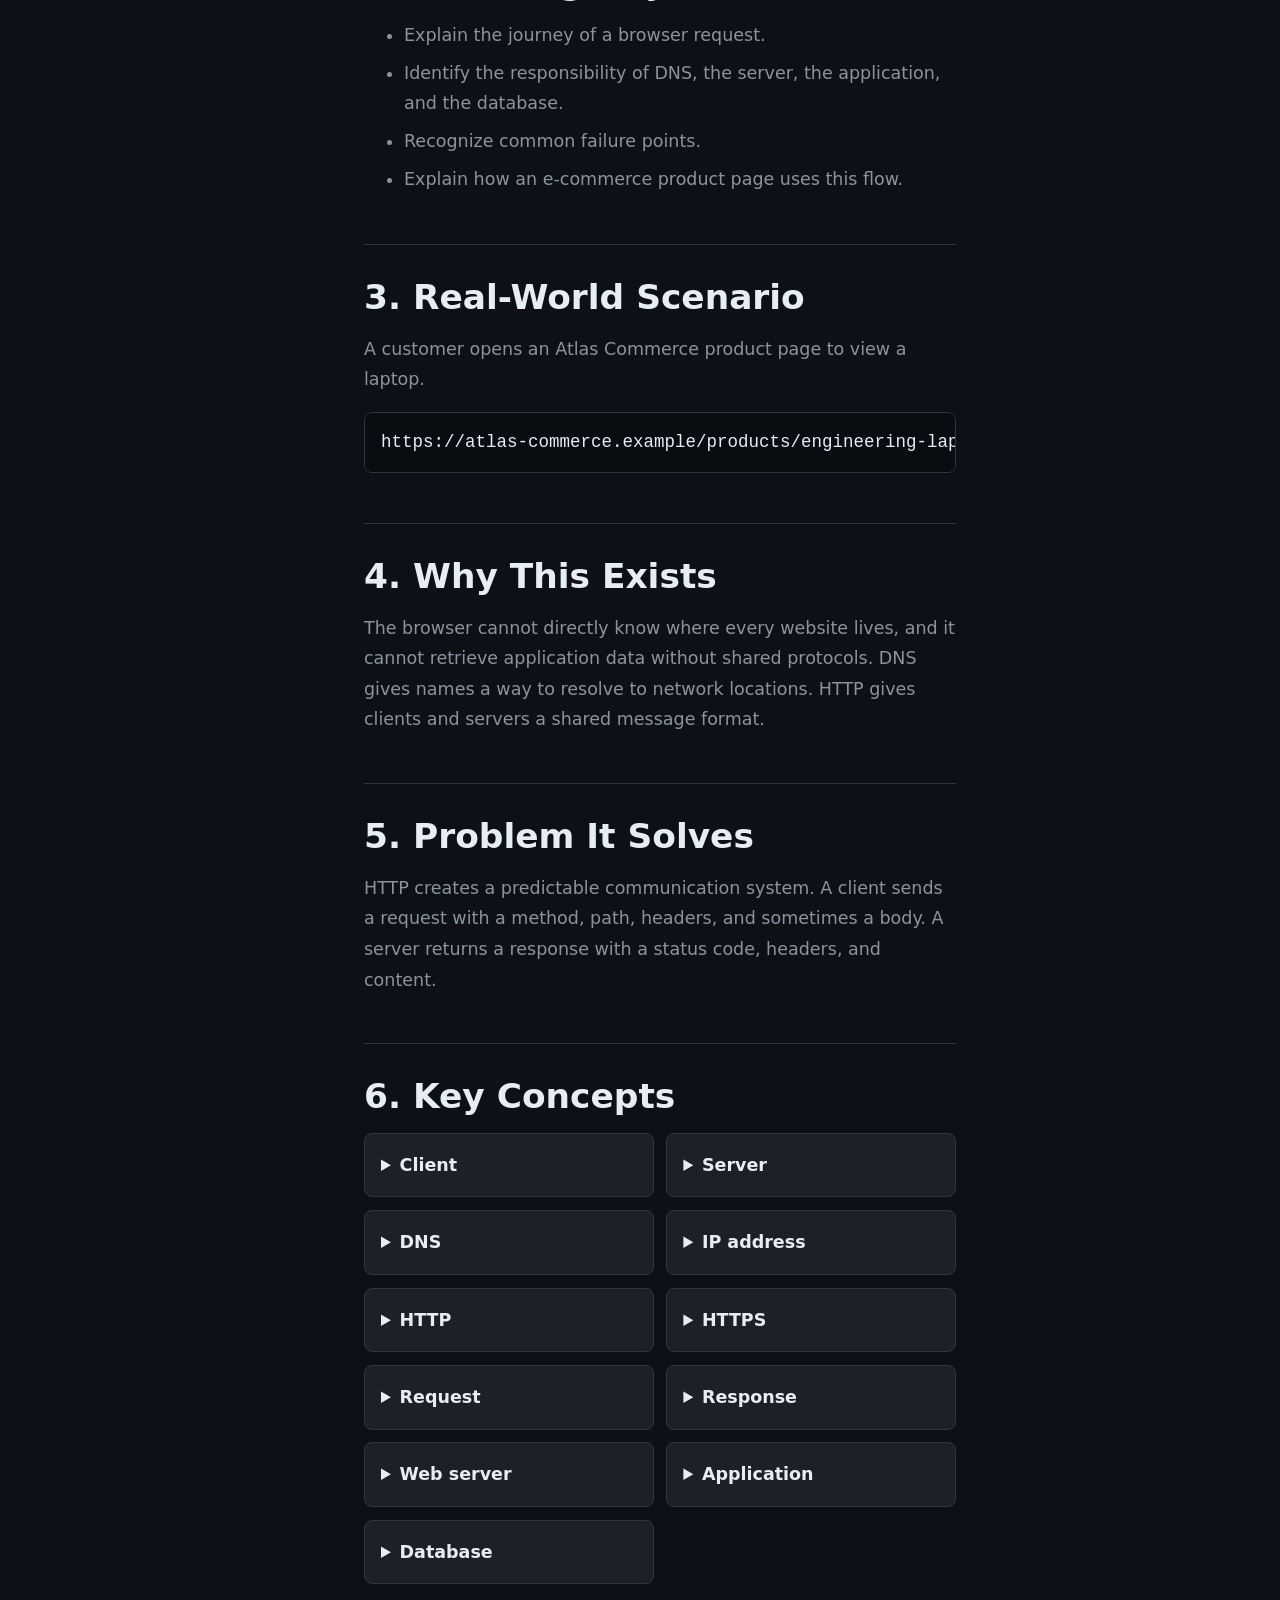
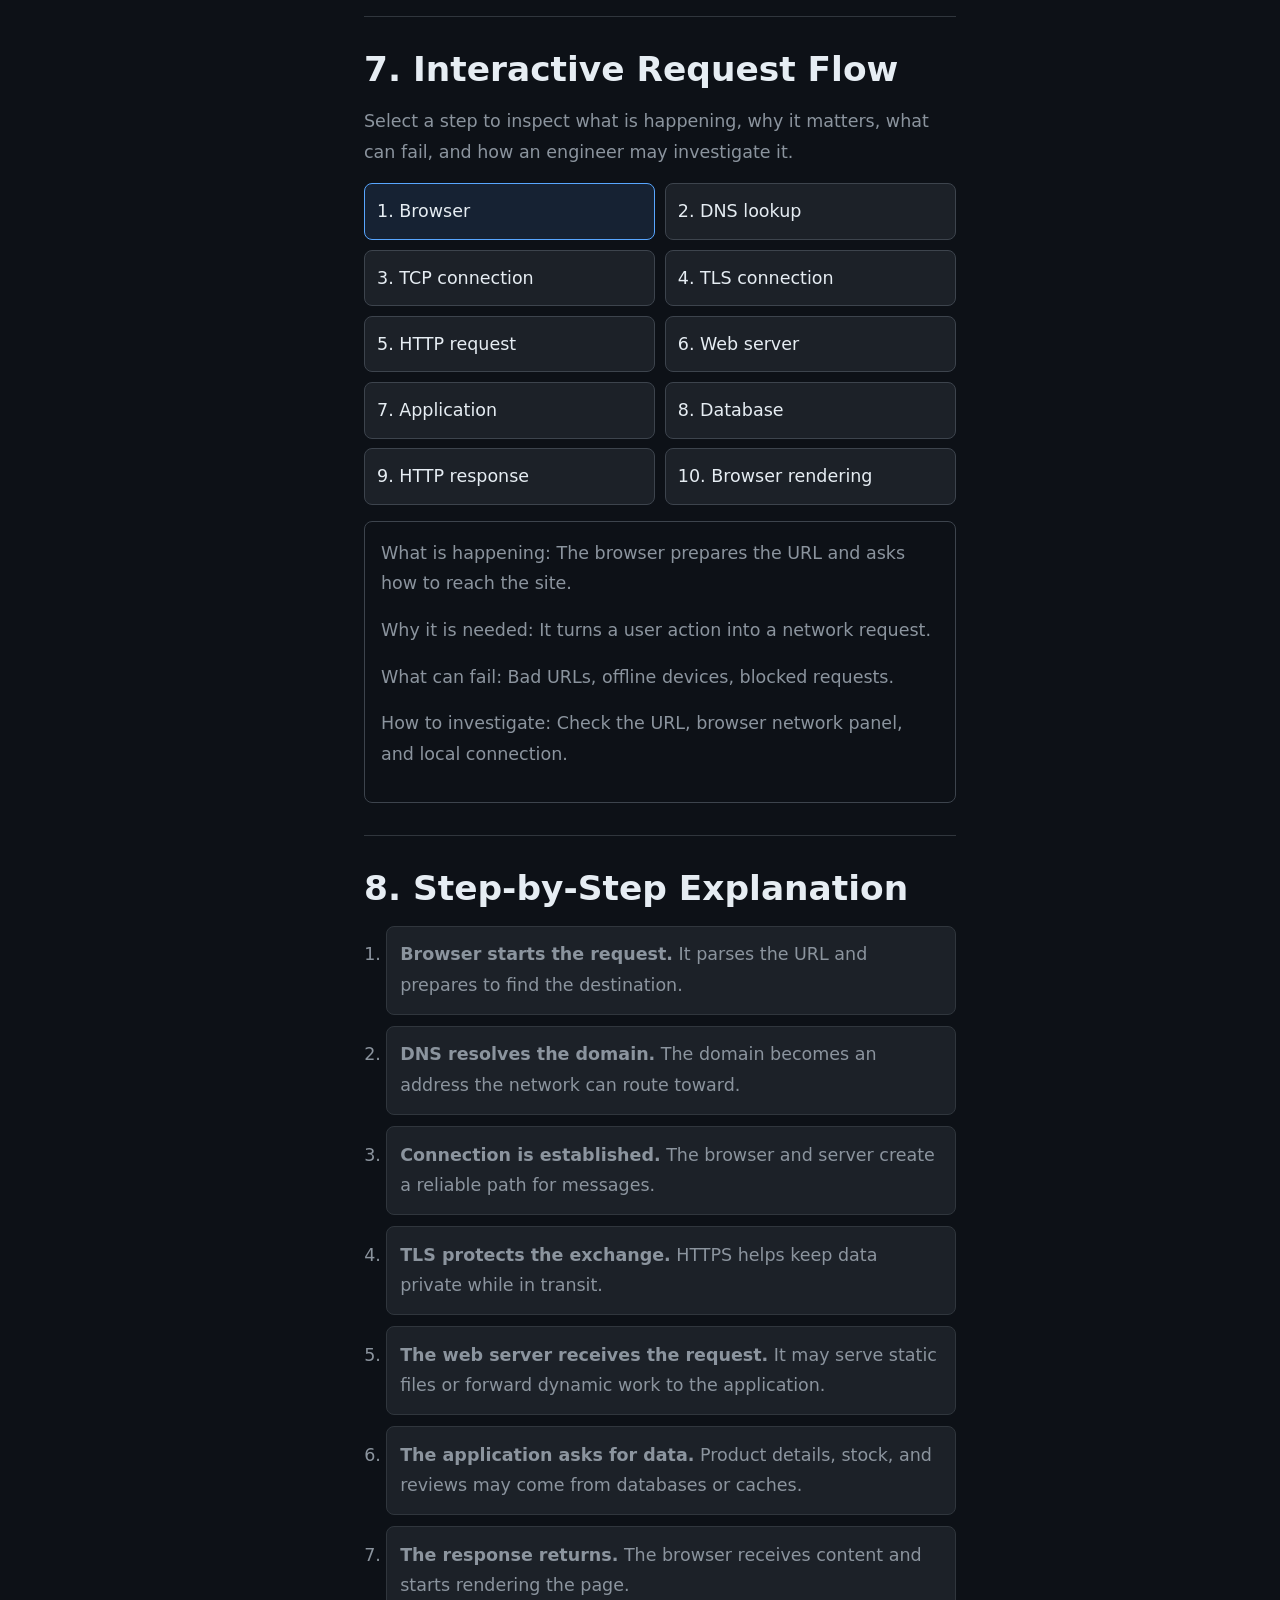
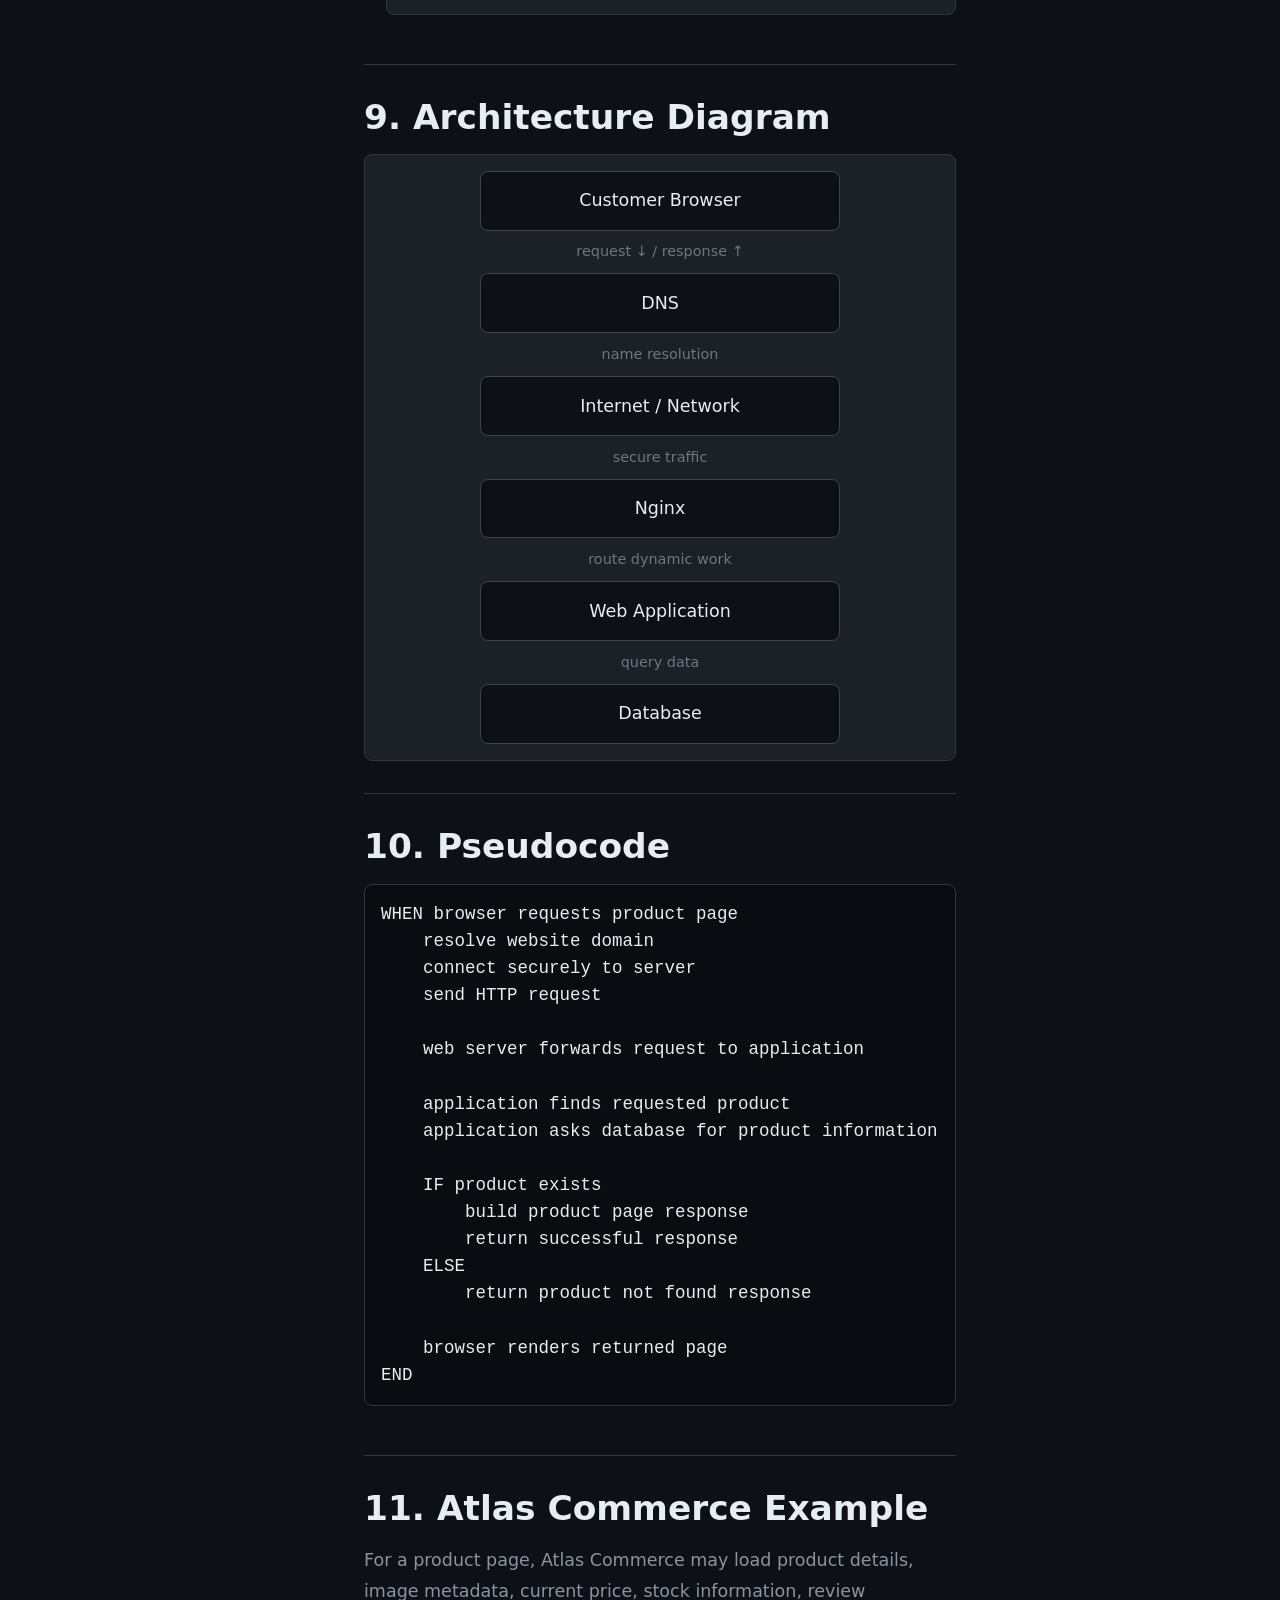
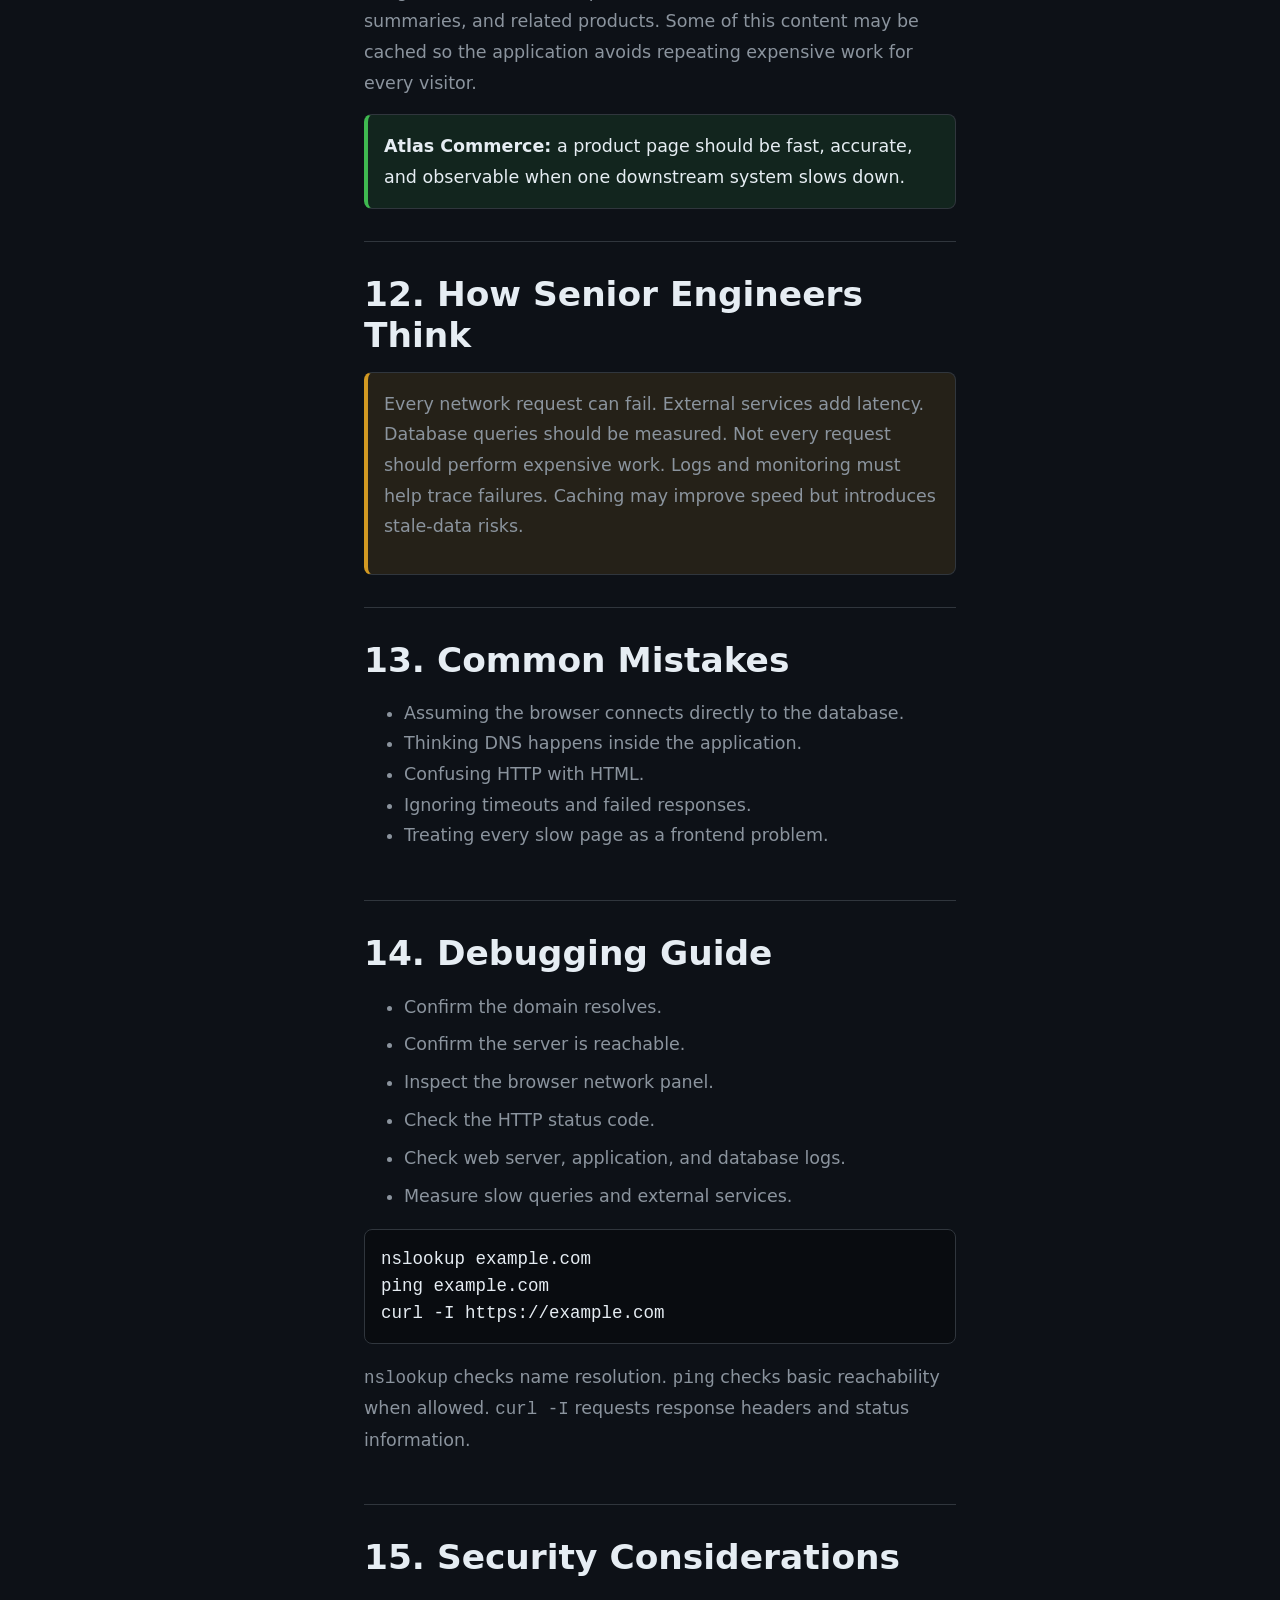
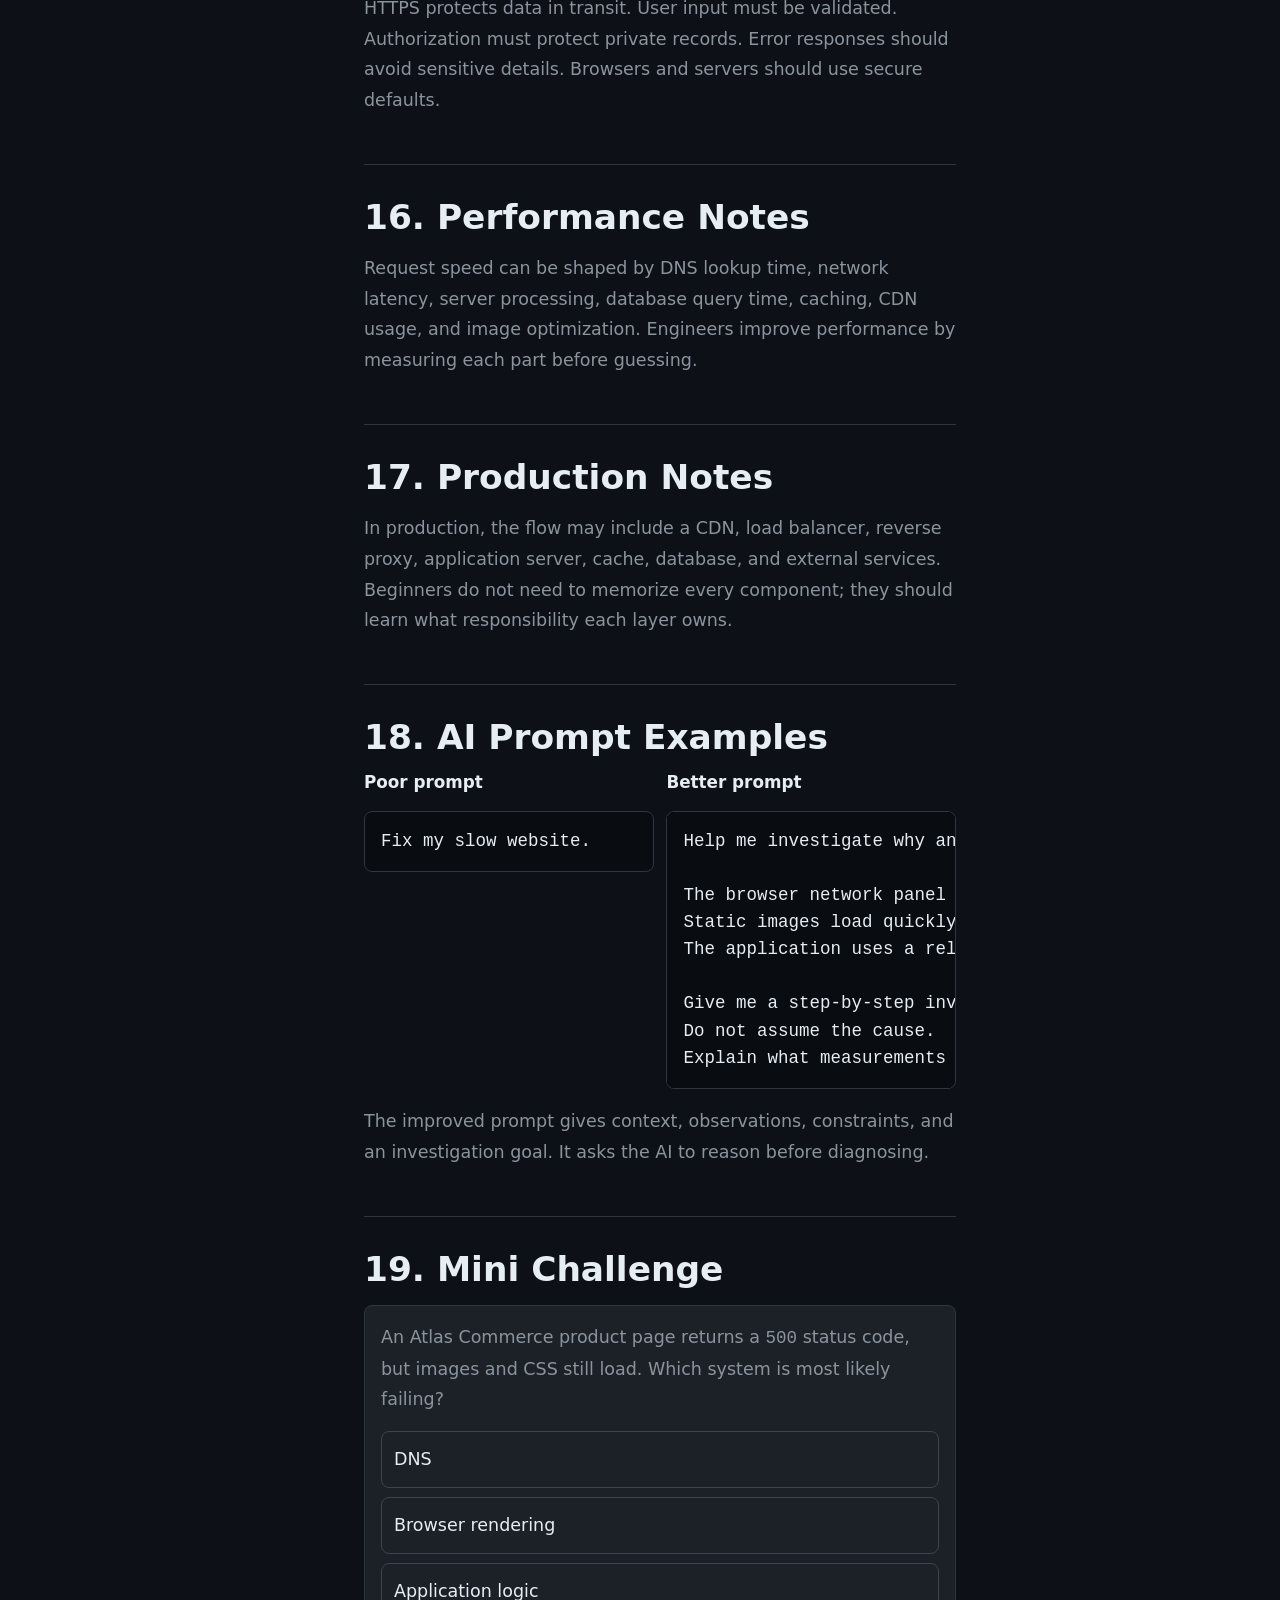
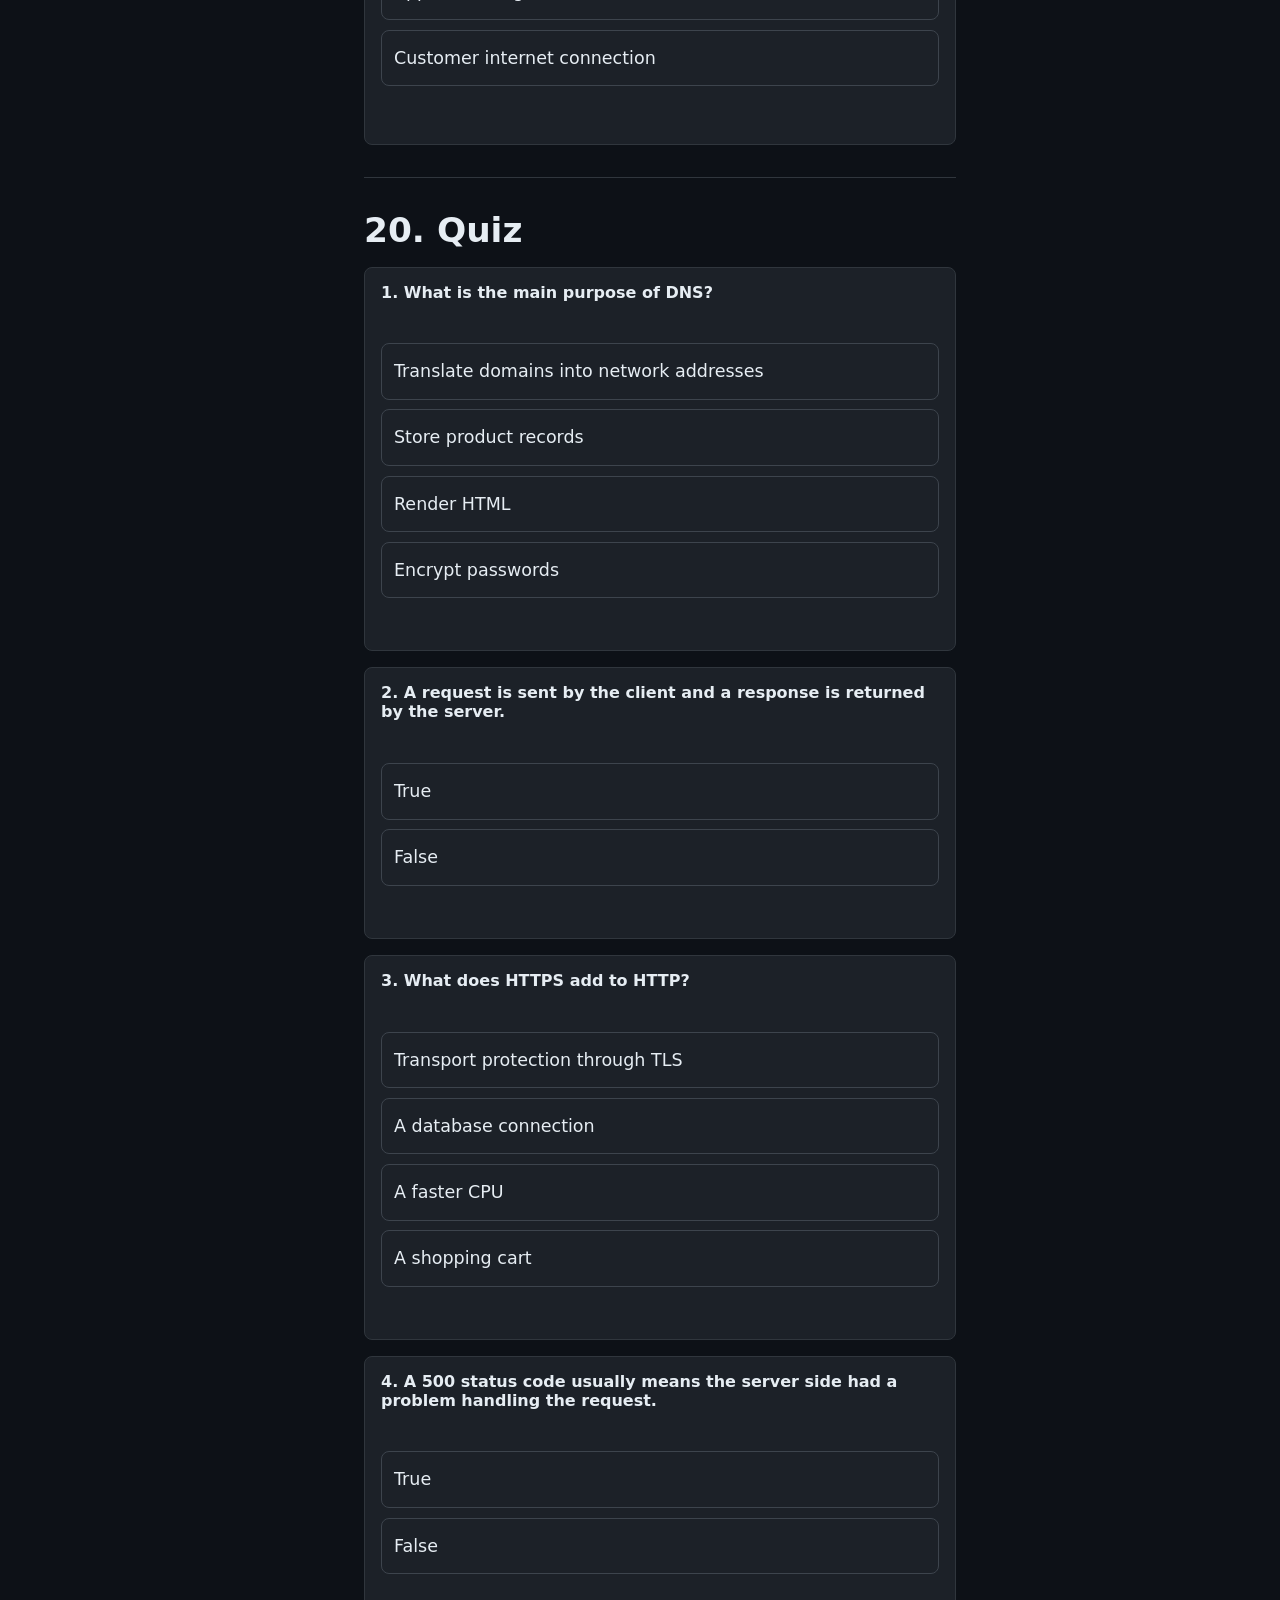
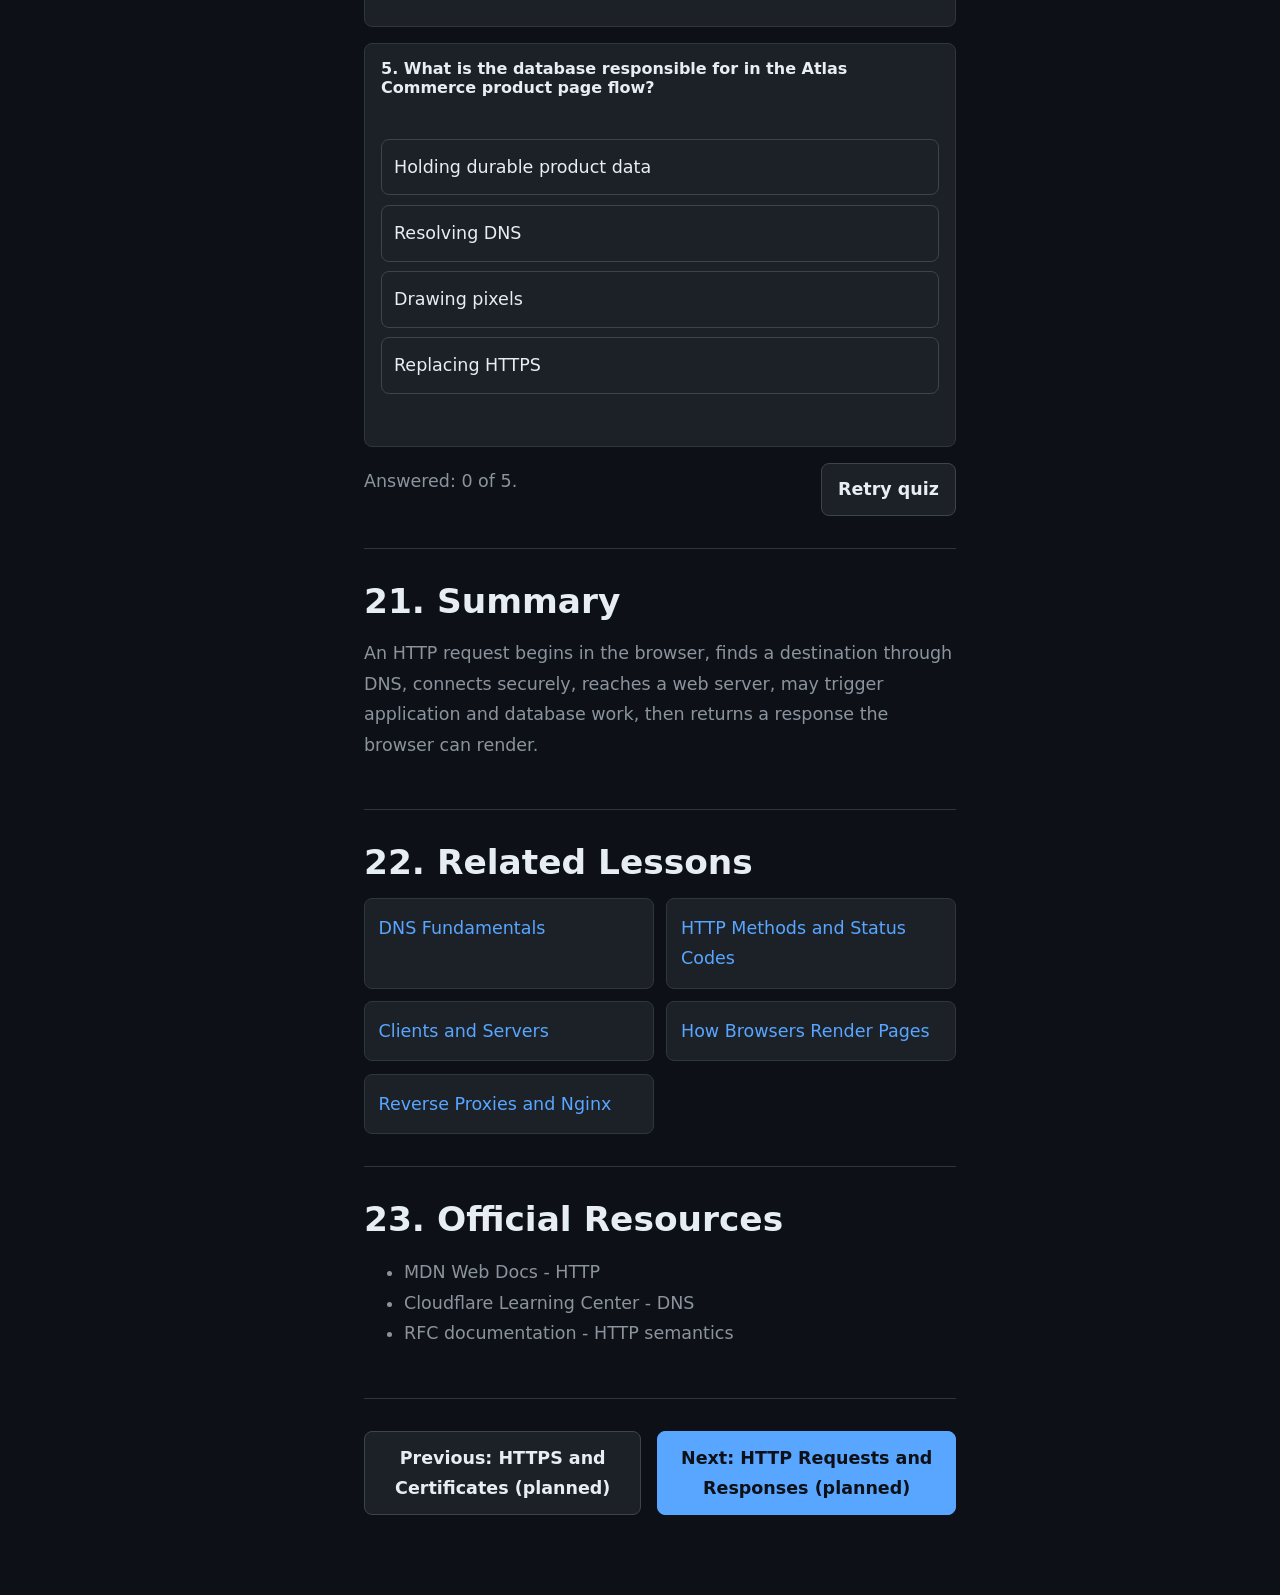
<file: lesson.html>
<!doctype html>
<html lang="en">
  <head>
    <meta charset="utf-8">
    <meta name="viewport" content="width=device-width, initial-scale=1">
    <title>How an HTTP Request Works - Engineering Handbook</title>
    <link rel="stylesheet" href="css/variables.css">
    <link rel="stylesheet" href="css/base.css">
    <link rel="stylesheet" href="css/layout.css">
    <link rel="stylesheet" href="css/components.css">
    <link rel="stylesheet" href="css/lesson.css">
    <link rel="stylesheet" href="css/interactions.css">
    <link rel="stylesheet" href="css/git-interactions.css">
    <link rel="stylesheet" href="css/quiz.css">
    <link rel="stylesheet" href="css/responsive.css">
  </head>
  <body data-lesson-id="lesson-http-request">
    <a class="skip-link" href="#lesson-main">Skip to lesson</a>
    <header class="mobile-lesson-header">
      <button class="icon-button js-drawer-open" type="button" aria-label="Open handbook navigation" aria-controls="lesson-sidebar" aria-expanded="false">☰</button>
      <a class="brand" href="index.html"><span class="brand-mark">EH</span><span>Engineering Handbook</span></a>
      <span class="mobile-progress-text" data-lesson-progress-text>0%</span>
    </header>
    <div class="drawer-backdrop js-drawer-backdrop" hidden></div>

    <div class="lesson-layout">
      <aside id="lesson-sidebar" class="lesson-sidebar" aria-label="Handbook navigation">
        <div class="sidebar-header">
          <a class="brand" href="index.html"><span class="brand-mark">EH</span><span>Engineering Handbook</span></a>
          <button class="icon-button js-drawer-close" type="button" aria-label="Close navigation">x</button>
        </div>
        <div class="sidebar-progress">
          <div class="progress-label"><span data-overall-progress-text>0 of 9 lessons completed</span><span data-overall-percent>0%</span></div>
          <div class="progress" role="progressbar" aria-label="Overall handbook progress" aria-valuemin="0" aria-valuemax="100" aria-valuenow="0"><span data-overall-progress-bar></span></div>
        </div>
        <nav data-sidebar-nav></nav>
        <button class="button button-secondary full-width js-continue" type="button">Continue Learning</button>
      </aside>

      <main id="lesson-main" class="lesson-main">
        <nav class="breadcrumb" aria-label="Breadcrumb"><a href="index.html">Home</a><span>/</span><a href="handbook.html">Curriculum</a><span>/</span><span data-dynamic-title>How an HTTP Request Works</span></nav>
        <section class="lesson-hero">
          <div>
            <p class="eyebrow"><span data-dynamic-part>PART 6 - HOW THE WEB WORKS</span></p>
            <p class="lesson-kicker" data-dynamic-chapter>Chapter 6.1 - Browser and HTTP Foundations</p>
            <h1 data-dynamic-title>How an HTTP Request Works</h1>
            <p class="lesson-summary" data-dynamic-summary>A complete page load is a coordinated journey through DNS, networks, web servers, applications, data stores, and the browser.</p>
            <div class="meta-row"><span class="badge" data-dynamic-difficulty>beginner</span><span class="badge" data-dynamic-time>35m</span><button class="button button-secondary" type="button" data-bookmark-button aria-pressed="false">Bookmark</button></div>
          </div>
          <div class="lesson-progress-panel">
            <div class="progress-label"><span>Lesson Progress</span><span data-lesson-progress-text>0%</span></div>
            <div class="progress" role="progressbar" aria-label="Lesson progress" aria-valuemin="0" aria-valuemax="100" aria-valuenow="0"><span data-lesson-progress-bar></span></div>
            <button class="button button-primary js-mark-complete" type="button">Mark Lesson Complete</button>
            <button class="button button-subtle js-mark-incomplete" type="button">Mark incomplete</button>
            <p class="success-message" data-complete-message hidden>Lesson marked complete.</p>
          </div>
        </section>

        <article class="lesson-content">
          <section id="introduction" class="lesson-section" data-section-title="Introduction">
            <h2>1. Introduction</h2>
            <p>When a user enters a website address or clicks a link, the browser does not magically receive a finished page. It starts a structured conversation with several systems that each have a narrow job.</p>
            <p>A simple product page load may require name resolution, secure network connection setup, web server routing, application logic, database reads, cache checks, and browser rendering. The work feels instant when each part behaves well.</p>
          </section>

          <section id="learning-objectives" class="lesson-section" data-section-title="Learning Objectives">
            <h2>2. Learning Objectives</h2>
            <ul class="check-list">
              <li>Explain the journey of a browser request.</li>
              <li>Identify the responsibility of DNS, the server, the application, and the database.</li>
              <li>Recognize common failure points.</li>
              <li>Explain how an e-commerce product page uses this flow.</li>
            </ul>
          </section>

          <section id="real-world-scenario" class="lesson-section" data-section-title="Real-World Scenario">
            <h2>3. Real-World Scenario</h2>
            <p>A customer opens an Atlas Commerce product page to view a laptop.</p>
            <pre class="code-block"><code>https://atlas-commerce.example/products/engineering-laptop</code></pre>
          </section>

          <section id="why-this-exists" class="lesson-section" data-section-title="Why This Exists">
            <h2>4. Why This Exists</h2>
            <p>The browser cannot directly know where every website lives, and it cannot retrieve application data without shared protocols. DNS gives names a way to resolve to network locations. HTTP gives clients and servers a shared message format.</p>
          </section>

          <section id="problem-it-solves" class="lesson-section" data-section-title="Problem It Solves">
            <h2>5. Problem It Solves</h2>
            <p>HTTP creates a predictable communication system. A client sends a request with a method, path, headers, and sometimes a body. A server returns a response with a status code, headers, and content.</p>
          </section>

          <section id="key-concepts" class="lesson-section" data-section-title="Key Concepts">
            <h2>6. Key Concepts</h2>
            <div class="definition-grid" data-accordion-group>
              <details class="definition-card"><summary>Client</summary><p>The software making a request, often a browser or mobile app.</p></details>
              <details class="definition-card"><summary>Server</summary><p>The system that receives requests and returns responses.</p></details>
              <details class="definition-card"><summary>DNS</summary><p>The naming system that helps translate domains into network addresses.</p></details>
              <details class="definition-card"><summary>IP address</summary><p>A network address used to reach a machine or service.</p></details>
              <details class="definition-card"><summary>HTTP</summary><p>The protocol browsers and servers use to exchange web messages.</p></details>
              <details class="definition-card"><summary>HTTPS</summary><p>HTTP protected by encryption and identity checks through TLS.</p></details>
              <details class="definition-card"><summary>Request</summary><p>The message sent by a client asking for a resource or action.</p></details>
              <details class="definition-card"><summary>Response</summary><p>The message returned by a server, including status and content.</p></details>
              <details class="definition-card"><summary>Web server</summary><p>The front service, such as Nginx, that receives and routes HTTP traffic.</p></details>
              <details class="definition-card"><summary>Application</summary><p>The business logic that decides what the request means and what to return.</p></details>
              <details class="definition-card"><summary>Database</summary><p>The storage system that holds product, account, order, and other durable data.</p></details>
            </div>
          </section>

          <section id="interactive-request-flow" class="lesson-section" data-section-title="Request Flow">
            <h2>7. Interactive Request Flow</h2>
            <p>Select a step to inspect what is happening, why it matters, what can fail, and how an engineer may investigate it.</p>
            <div class="step-flow" data-request-flow></div>
            <div class="flow-detail" data-flow-detail tabindex="-1"></div>
          </section>

          <section id="step-by-step-explanation" class="lesson-section" data-section-title="Step-by-Step">
            <h2>8. Step-by-Step Explanation</h2>
            <ol class="numbered-panels">
              <li><strong>Browser starts the request.</strong> It parses the URL and prepares to find the destination.</li>
              <li><strong>DNS resolves the domain.</strong> The domain becomes an address the network can route toward.</li>
              <li><strong>Connection is established.</strong> The browser and server create a reliable path for messages.</li>
              <li><strong>TLS protects the exchange.</strong> HTTPS helps keep data private while in transit.</li>
              <li><strong>The web server receives the request.</strong> It may serve static files or forward dynamic work to the application.</li>
              <li><strong>The application asks for data.</strong> Product details, stock, and reviews may come from databases or caches.</li>
              <li><strong>The response returns.</strong> The browser receives content and starts rendering the page.</li>
            </ol>
          </section>

          <section id="architecture-diagram" class="lesson-section" data-section-title="Architecture Diagram">
            <h2>9. Architecture Diagram</h2>
            <div class="architecture-diagram" aria-label="HTTP request architecture diagram">
              <div class="diagram-node">Customer Browser</div>
              <div class="diagram-arrow">request ↓ / response ↑</div>
              <div class="diagram-node">DNS</div>
              <div class="diagram-arrow">name resolution</div>
              <div class="diagram-node">Internet / Network</div>
              <div class="diagram-arrow">secure traffic</div>
              <div class="diagram-node">Nginx</div>
              <div class="diagram-arrow">route dynamic work</div>
              <div class="diagram-node">Web Application</div>
              <div class="diagram-arrow">query data</div>
              <div class="diagram-node">Database</div>
            </div>
          </section>

          <section id="pseudocode" class="lesson-section" data-section-title="Pseudocode">
            <h2>10. Pseudocode</h2>
            <pre class="code-block"><code>WHEN browser requests product page
    resolve website domain
    connect securely to server
    send HTTP request

    web server forwards request to application

    application finds requested product
    application asks database for product information

    IF product exists
        build product page response
        return successful response
    ELSE
        return product not found response

    browser renders returned page
END</code></pre>
          </section>

          <section id="atlas-commerce-example" class="lesson-section" data-section-title="Atlas Commerce">
            <h2>11. Atlas Commerce Example</h2>
            <p>For a product page, Atlas Commerce may load product details, image metadata, current price, stock information, review summaries, and related products. Some of this content may be cached so the application avoids repeating expensive work for every visitor.</p>
            <div class="callout atlas-callout"><strong>Atlas Commerce:</strong> a product page should be fast, accurate, and observable when one downstream system slows down.</div>
          </section>

          <section id="how-senior-engineers-think" class="lesson-section" data-section-title="Senior Engineers">
            <h2>12. How Senior Engineers Think</h2>
            <div class="callout senior-note">
              <p>Every network request can fail. External services add latency. Database queries should be measured. Not every request should perform expensive work. Logs and monitoring must help trace failures. Caching may improve speed but introduces stale-data risks.</p>
            </div>
          </section>

          <section id="common-mistakes" class="lesson-section" data-section-title="Common Mistakes">
            <h2>13. Common Mistakes</h2>
            <ul>
              <li>Assuming the browser connects directly to the database.</li>
              <li>Thinking DNS happens inside the application.</li>
              <li>Confusing HTTP with HTML.</li>
              <li>Ignoring timeouts and failed responses.</li>
              <li>Treating every slow page as a frontend problem.</li>
            </ul>
          </section>

          <section id="debugging-guide" class="lesson-section" data-section-title="Debugging Guide">
            <h2>14. Debugging Guide</h2>
            <ul class="check-list">
              <li>Confirm the domain resolves.</li>
              <li>Confirm the server is reachable.</li>
              <li>Inspect the browser network panel.</li>
              <li>Check the HTTP status code.</li>
              <li>Check web server, application, and database logs.</li>
              <li>Measure slow queries and external services.</li>
            </ul>
            <pre class="code-block"><code>nslookup example.com
ping example.com
curl -I https://example.com</code></pre>
            <p><code>nslookup</code> checks name resolution. <code>ping</code> checks basic reachability when allowed. <code>curl -I</code> requests response headers and status information.</p>
          </section>

          <section id="security-considerations" class="lesson-section" data-section-title="Security">
            <h2>15. Security Considerations</h2>
            <p>HTTPS protects data in transit. User input must be validated. Authorization must protect private records. Error responses should avoid sensitive details. Browsers and servers should use secure defaults.</p>
          </section>

          <section id="performance-notes" class="lesson-section" data-section-title="Performance">
            <h2>16. Performance Notes</h2>
            <p>Request speed can be shaped by DNS lookup time, network latency, server processing, database query time, caching, CDN usage, and image optimization. Engineers improve performance by measuring each part before guessing.</p>
          </section>

          <section id="production-notes" class="lesson-section" data-section-title="Production">
            <h2>17. Production Notes</h2>
            <p>In production, the flow may include a CDN, load balancer, reverse proxy, application server, cache, database, and external services. Beginners do not need to memorize every component; they should learn what responsibility each layer owns.</p>
          </section>

          <section id="ai-prompt-examples" class="lesson-section" data-section-title="AI Prompts">
            <h2>18. AI Prompt Examples</h2>
            <div class="prompt-grid">
              <div><h3>Poor prompt</h3><pre class="code-block"><code>Fix my slow website.</code></pre></div>
              <div><h3>Better prompt</h3><pre class="code-block"><code>Help me investigate why an e-commerce product page takes four seconds to load.

The browser network panel shows the main HTML request takes 3.5 seconds.
Static images load quickly.
The application uses a relational database.

Give me a step-by-step investigation plan.
Do not assume the cause.
Explain what measurements I should collect first.</code></pre></div>
            </div>
            <p>The improved prompt gives context, observations, constraints, and an investigation goal. It asks the AI to reason before diagnosing.</p>
          </section>

          <section id="mini-challenge" class="lesson-section" data-section-title="Mini Challenge">
            <h2>19. Mini Challenge</h2>
            <div class="challenge" data-mini-challenge>
              <p>An Atlas Commerce product page returns a <code>500</code> status code, but images and CSS still load. Which system is most likely failing?</p>
              <div class="answer-grid">
                <button type="button" data-answer="DNS">DNS</button>
                <button type="button" data-answer="Browser rendering">Browser rendering</button>
                <button type="button" data-answer="Application logic">Application logic</button>
                <button type="button" data-answer="Customer internet connection">Customer internet connection</button>
              </div>
              <p class="feedback" data-challenge-feedback aria-live="polite"></p>
            </div>
          </section>

          <section id="quiz" class="lesson-section" data-section-title="Quiz">
            <h2>20. Quiz</h2>
            <div class="quiz" data-quiz></div>
          </section>

          <section id="summary" class="lesson-section" data-section-title="Summary">
            <h2>21. Summary</h2>
            <p>An HTTP request begins in the browser, finds a destination through DNS, connects securely, reaches a web server, may trigger application and database work, then returns a response the browser can render.</p>
          </section>

          <section id="related-lessons" class="lesson-section" data-section-title="Related Lessons">
            <h2>22. Related Lessons</h2>
            <div class="related-grid">
              <a href="lesson.html?lesson=dns-fundamentals">DNS Fundamentals</a>
              <a href="lesson.html?lesson=http-methods-status-codes">HTTP Methods and Status Codes</a>
              <a href="lesson.html?lesson=clients-and-servers">Clients and Servers</a>
              <a href="lesson.html?lesson=browser-rendering">How Browsers Render Pages</a>
              <a href="lesson.html?lesson=reverse-proxies-nginx">Reverse Proxies and Nginx</a>
            </div>
          </section>

          <section id="official-resources" class="lesson-section" data-section-title="Resources">
            <h2>23. Official Resources</h2>
            <ul>
              <li>MDN Web Docs - HTTP</li>
              <li>Cloudflare Learning Center - DNS</li>
              <li>RFC documentation - HTTP semantics</li>
            </ul>
          </section>

          <nav class="prev-next" aria-label="Previous and next lessons">
            <a class="button button-secondary" href="lesson.html?lesson=clients-and-servers">Previous: Clients and Servers</a>
            <a class="button button-primary" href="lesson.html?lesson=ai-coding-assistants">Next: AI Coding Assistants</a>
          </nav>
        </article>
      </main>

      <aside class="lesson-toc" aria-label="On this page">
        <h2>On this page</h2>
        <div data-section-progress class="section-progress"></div>
        <nav data-toc></nav>
      </aside>
    </div>

    <script src="data/curriculum.js" defer></script>
    <script src="data/sample-lessons.js" defer></script>
    <script src="data/lessons/what-a-computer-actually-does.js" defer></script>
    <script src="data/lessons/hardware-and-software.js" defer></script>
    <script src="data/lessons/cpu-memory-and-storage.js" defer></script>
    <script src="data/lessons/files-folders-and-data.js" defer></script>
    <script src="data/lessons/processes-applications-and-services.js" defer></script>
    <script src="data/lessons/local-computers-and-remote-servers.js" defer></script>
    <script src="data/lessons/how-an-http-request-works.js" defer></script>
    <script src="data/lessons/phase4-terminal-lessons.js" defer></script>
    <script src="data/lessons/phase5-git-lessons.js" defer></script>
    <script src="js/curriculum-data.js" defer></script>
    <script src="js/curriculum-validator.js" defer></script>
    <script src="js/storage.js" defer></script>
    <script src="js/sidebar.js" defer></script>
    <script src="js/lesson-renderer.js" defer></script>
    <script src="js/lesson-loader.js" defer></script>
    <script src="js/progress.js" defer></script>
    <script src="js/lesson.js" defer></script>
    <script src="js/navigation.js" defer></script>
    <script src="js/app.js" defer></script>
  </body>
</html>
</file>
<file: css/variables.css>
:root {
  --background: #0d1117;
  --sidebar: #161b22;
  --surface: #1c2128;
  --surface-hover: #22272e;
  --border: #30363d;
  --border-light: #3d444d;
  --text-primary: #e6edf3;
  --text-secondary: #8b949e;
  --text-muted: #6e7681;
  --accent: #58a6ff;
  --accent-hover: #79c0ff;
  --accent-soft: rgba(88, 166, 255, 0.12);
  --blue: #58a6ff;
  --blue-soft: rgba(88, 166, 255, 0.16);
  --cyan: #39c5cf;
  --cyan-soft: rgba(57, 197, 207, 0.16);
  --violet: #bc8cff;
  --violet-soft: rgba(188, 140, 255, 0.16);
  --pink: #ff7bcb;
  --pink-soft: rgba(255, 123, 203, 0.16);
  --orange: #ffa657;
  --orange-soft: rgba(255, 166, 87, 0.16);
  --success: #3fb950;
  --success-soft: rgba(63, 185, 80, 0.12);
  --warning: #d29922;
  --warning-soft: rgba(210, 153, 34, 0.12);
  --error: #f85149;
  --error-soft: rgba(248, 81, 73, 0.12);
  --font-sans: Inter, ui-sans-serif, system-ui, -apple-system, BlinkMacSystemFont, "Segoe UI", sans-serif;
  --font-mono: "JetBrains Mono", "SFMono-Regular", Consolas, "Liberation Mono", monospace;
  --radius: 8px;
  --shadow: 0 18px 50px rgba(0, 0, 0, 0.28);
}
</file>
<file: css/base.css>
* { box-sizing: border-box; }
html {
  scroll-behavior: smooth;
  overflow-x: hidden;
}
body {
  margin: 0;
  overflow-x: hidden;
  background: var(--background);
  color: var(--text-primary);
  font-family: var(--font-sans);
  line-height: 1.65;
}
body.drawer-open { overflow: hidden; }
[hidden] { display: none !important; }
a { color: var(--accent); text-decoration: none; }
a:hover { color: var(--accent-hover); }
button, input { font: inherit; }
button { cursor: pointer; }
:focus-visible {
  outline: 3px solid var(--accent);
  outline-offset: 3px;
}
h1, h2, h3 { line-height: 1.18; margin: 0 0 0.8rem; }
h1 { font-size: clamp(2.2rem, 6vw, 4.9rem); max-width: 980px; }
h2 { font-size: clamp(1.45rem, 3vw, 2.15rem); }
h3 { font-size: 1.05rem; }
p { margin: 0 0 1rem; color: var(--text-secondary); }
ul, ol { color: var(--text-secondary); }
code, pre { font-family: var(--font-mono); }
.skip-link {
  position: absolute;
  left: 1rem;
  top: -100px;
  z-index: 100;
  background: var(--accent);
  color: var(--background);
  padding: 0.6rem 0.8rem;
  border-radius: var(--radius);
}
.skip-link:focus { top: 1rem; }
.sr-only {
  position: absolute;
  width: 1px;
  height: 1px;
  padding: 0;
  overflow: hidden;
  clip: rect(0, 0, 0, 0);
  white-space: nowrap;
  border: 0;
}
@media (prefers-reduced-motion: reduce) {
  *, *::before, *::after {
    animation-duration: 0.01ms !important;
    animation-iteration-count: 1 !important;
    scroll-behavior: auto !important;
    transition-duration: 0.01ms !important;
  }
}
</file>
<file: css/layout.css>
.site-header {
  position: sticky;
  top: 0;
  z-index: 20;
  display: flex;
  align-items: center;
  justify-content: space-between;
  gap: 1rem;
  min-height: 72px;
  padding: 0 4vw;
  border-bottom: 1px solid var(--border);
  background: rgba(13, 17, 23, 0.92);
  backdrop-filter: blur(16px);
}
.brand {
  display: inline-flex;
  align-items: center;
  gap: 0.7rem;
  color: var(--text-primary);
  font-weight: 700;
}
.brand-mark {
  display: inline-grid;
  place-items: center;
  width: 34px;
  height: 34px;
  border: 1px solid var(--border-light);
  border-radius: 7px;
  background: var(--surface);
  color: var(--accent);
  font-size: 0.85rem;
}
.header-nav { display: flex; align-items: center; gap: 1.2rem; }
.header-nav a, .link-button {
  color: var(--text-secondary);
  background: transparent;
  border: 0;
  padding: 0;
}
.header-nav [aria-current="page"], .header-nav a:hover, .link-button:hover { color: var(--text-primary); }
.hero {
  display: grid;
  grid-template-columns: minmax(0, 1.05fr) minmax(320px, 0.95fr);
  gap: clamp(2rem, 6vw, 5rem);
  align-items: center;
  min-height: calc(100vh - 72px);
  padding: 7vw 4vw 5vw;
  border-bottom: 1px solid var(--border);
}
.hero-copy { max-width: 900px; }
.lede { font-size: clamp(1.2rem, 2vw, 1.55rem); color: var(--text-primary); }
.hero-actions { display: flex; flex-wrap: wrap; gap: 0.8rem; margin-top: 1.5rem; }
.section {
  padding: 5rem 4vw;
  border-bottom: 1px solid var(--border);
}
.section-heading { max-width: 760px; margin-bottom: 1.8rem; }
.split-section {
  display: grid;
  grid-template-columns: minmax(0, 0.8fr) minmax(280px, 1fr);
  gap: 2rem;
  align-items: start;
}
.topic-grid, .feature-grid {
  display: grid;
  grid-template-columns: repeat(4, minmax(0, 1fr));
  gap: 1rem;
}
.site-footer {
  display: flex;
  justify-content: space-between;
  gap: 1.5rem;
  padding: 2.5rem 4vw;
  background: var(--sidebar);
  border-top: 1px solid var(--border);
}
.site-footer nav { display: flex; gap: 1rem; }
.curriculum-page {
  max-width: 1180px;
  margin: 0 auto;
  padding: 4rem 4vw;
}
.page-intro {
  margin-bottom: 2rem;
  padding-bottom: 2rem;
  border-bottom: 1px solid var(--border);
}
.stats-row {
  display: grid;
  grid-template-columns: repeat(4, minmax(0, 1fr));
  gap: 1rem;
  margin: 1.5rem 0;
}
.stats-row div {
  padding: 1rem;
  background: var(--surface);
  border: 1px solid var(--border);
  border-radius: var(--radius);
}
.stats-row strong { display: block; font-size: 1.8rem; }
.stats-row span { color: var(--text-secondary); }
.curriculum-shell { display: grid; gap: 1rem; }
</file>
<file: css/components.css>
.button {
  display: inline-flex;
  align-items: center;
  justify-content: center;
  min-height: 42px;
  padding: 0.65rem 1rem;
  border: 1px solid var(--border-light);
  border-radius: var(--radius);
  font-weight: 700;
  text-align: center;
}
.button-primary { background: var(--accent); color: var(--background); border-color: var(--accent); }
.button-primary:hover { background: var(--accent-hover); color: var(--background); }
.button-secondary { background: var(--surface); color: var(--text-primary); }
.button-subtle { background: transparent; color: var(--text-secondary); }
.full-width { width: 100%; }
.icon-button {
  display: inline-grid;
  place-items: center;
  width: 42px;
  height: 42px;
  border: 1px solid var(--border-light);
  border-radius: var(--radius);
  background: var(--surface);
  color: var(--text-primary);
}
.eyebrow {
  margin-bottom: 0.75rem;
  color: var(--accent);
  font-size: 0.78rem;
  font-weight: 800;
  letter-spacing: 0;
}
.card, .feature-card, .continue-card, .part-panel {
  background: var(--surface);
  border: 1px solid var(--border);
  border-radius: var(--radius);
}
.card { padding: 1.2rem; }
.card p { margin-bottom: 0; }
.feature-card { padding: 1rem; color: var(--text-secondary); }
.handbook-preview {
  display: grid;
  grid-template-columns: 120px 1fr;
  min-height: 430px;
  border: 1px solid var(--border-light);
  border-radius: var(--radius);
  overflow: hidden;
  background: var(--surface);
  box-shadow: var(--shadow);
}
.preview-sidebar {
  display: grid;
  align-content: start;
  gap: 0.8rem;
  padding: 1.2rem;
  background: var(--sidebar);
  border-right: 1px solid var(--border);
}
.preview-sidebar span, .preview-line, .preview-bar, .preview-code {
  display: block;
  height: 12px;
  border-radius: 999px;
  background: var(--border-light);
}
.preview-reader { padding: 1.4rem; }
.preview-bar { width: 40%; background: var(--accent); }
.preview-line { width: 76%; margin-top: 1rem; }
.preview-line.wide { width: 92%; height: 18px; }
.preview-flow {
  display: grid;
  grid-template-columns: repeat(2, minmax(0, 1fr));
  gap: 0.8rem;
  margin: 2rem 0;
}
.preview-flow span {
  padding: 0.85rem;
  border: 1px solid var(--border);
  border-radius: var(--radius);
  color: var(--text-secondary);
  background: var(--background);
}
.preview-code { height: 90px; border-radius: var(--radius); background: var(--background); }
.workflow {
  display: grid;
  grid-template-columns: repeat(3, minmax(0, 1fr));
  gap: 0.8rem;
  list-style: none;
  padding: 0;
  margin: 0;
}
.workflow li, .atlas-list span {
  padding: 0.85rem;
  border: 1px solid var(--border);
  border-radius: var(--radius);
  background: var(--background);
  color: var(--text-primary);
}
.atlas-list {
  display: grid;
  grid-template-columns: repeat(2, minmax(0, 1fr));
  gap: 0.8rem;
}
.continue-card {
  display: grid;
  grid-template-columns: minmax(0, 1fr) 320px;
  gap: 2rem;
  padding: 1.4rem;
}
.progress {
  height: 10px;
  overflow: hidden;
  border-radius: 999px;
  background: var(--background);
  border: 1px solid var(--border);
}
.progress span {
  display: block;
  width: 0;
  height: 100%;
  background: var(--accent);
  transition: width 180ms ease;
}
.progress-label {
  display: flex;
  justify-content: space-between;
  gap: 1rem;
  margin-bottom: 0.55rem;
  color: var(--text-secondary);
  font-size: 0.9rem;
}
.continue-progress { display: grid; gap: 0.9rem; }
.part-panel { overflow: hidden; }
.part-header {
  width: 100%;
  display: flex;
  justify-content: space-between;
  gap: 1rem;
  padding: 1rem;
  border: 0;
  border-bottom: 1px solid var(--border);
  background: linear-gradient(90deg, rgba(88, 166, 255, 0.14), var(--surface) 46%);
  color: var(--text-primary);
  text-align: left;
  font-weight: 800;
}
.lesson-list { display: grid; gap: 0; }
.lesson-row {
  display: grid;
  grid-template-columns: 1fr auto;
  gap: 1rem;
  align-items: center;
  padding: 1rem;
  border-bottom: 1px solid var(--border);
}
.lesson-row:last-child { border-bottom: 0; }
.chapter-list, .chapter-panel { display: grid; gap: 0; }
.chapter-header {
  width: 100%;
  padding: 0.85rem 1rem;
  border: 0;
  border-bottom: 1px solid var(--border);
  background: linear-gradient(90deg, rgba(188, 140, 255, 0.12), var(--background) 44%);
  color: var(--text-primary);
  text-align: left;
  font-weight: 700;
}
.lesson-row-main { min-width: 0; }
.lesson-row-summary { margin: 0.35rem 0 0.65rem; }
.lesson-title-line { display: flex; gap: 0.55rem; align-items: center; color: var(--text-primary); }
.state-dot {
  display: inline-grid;
  place-items: center;
  width: 1.15rem;
  height: 1.15rem;
  border-radius: 999px;
  color: var(--text-muted);
  background: rgba(139, 148, 158, 0.14);
  font-size: 0.82rem;
  font-weight: 900;
}
.state-dot.complete, .state-dot.completed {
  color: #06130a;
  background: var(--success);
}
.state-dot.current, .state-dot.in-progress {
  color: #06111f;
  background: var(--blue);
}
.state-dot.planned {
  color: #1f1300;
  background: var(--warning);
}
.state-dot.not-started {
  color: var(--text-secondary);
  border: 1px solid var(--border-light);
  background: var(--background);
}
.lesson-meta-list {
  display: flex;
  flex-wrap: wrap;
  gap: 0.45rem;
  align-items: center;
}
.topic-chip {
  display: inline-flex;
  align-items: center;
  min-height: 26px;
  padding: 0.18rem 0.5rem;
  border: 1px solid var(--cyan);
  border-radius: 999px;
  color: var(--text-primary);
  background: var(--cyan-soft);
  font-size: 0.78rem;
  font-weight: 700;
}
.topic-chip:nth-child(4n+1) { border-color: var(--cyan); background: var(--cyan-soft); }
.topic-chip:nth-child(4n+2) { border-color: var(--violet); background: var(--violet-soft); }
.topic-chip:nth-child(4n+3) { border-color: var(--orange); background: var(--orange-soft); }
.topic-chip:nth-child(4n+4) { border-color: var(--pink); background: var(--pink-soft); }
.roadmap-note {
  margin-top: 1rem;
  padding: 1rem;
  border: 1px solid var(--border);
  border-radius: var(--radius);
  background: var(--surface);
  color: var(--text-secondary);
}
.status-legend {
  display: flex;
  flex-wrap: wrap;
  gap: 0.55rem;
  margin-top: 0.8rem;
}
.status-legend > span {
  display: inline-flex;
  align-items: center;
  gap: 0.45rem;
  min-height: 32px;
  padding: 0.25rem 0.65rem;
  border: 1px solid var(--border-light);
  border-radius: 999px;
  background: var(--surface);
  color: var(--text-primary);
  font-size: 0.84rem;
  font-weight: 800;
}
.legend-swatch {
  width: 0.7rem;
  height: 0.7rem;
  border-radius: 999px;
  background: var(--text-muted);
}
.legend-complete { background: var(--success); }
.legend-planned { background: var(--warning); }
.legend-progress { background: var(--blue); }
.legend-topic { background: var(--pink); }
.legend-git { background: var(--violet); }
.curriculum-controls {
  display: grid;
  grid-template-columns: minmax(0, 1fr) minmax(320px, 0.9fr);
  gap: 1rem;
  margin-bottom: 1.5rem;
  padding: 1rem;
  border: 1px solid var(--border);
  border-radius: var(--radius);
  background: var(--surface);
}
.search-row {
  display: grid;
  grid-template-columns: minmax(0, 1fr) auto;
  gap: 0.65rem;
}
.filter-grid {
  display: flex;
  flex-wrap: wrap;
  gap: 0.5rem;
  margin: 0;
  padding: 0;
  border: 0;
}
.filter-grid legend {
  width: 100%;
  color: var(--text-primary);
  font-weight: 700;
}
.filter-grid label {
  display: inline-flex;
  align-items: center;
  gap: 0.35rem;
  min-height: 34px;
  padding: 0.2rem 0.55rem;
  border: 1px solid var(--border);
  border-radius: 999px;
  color: var(--text-primary);
  background: var(--background);
}
.filter-grid label:has(input:checked) {
  border-color: var(--accent);
  background: var(--accent-soft);
}
.result-count { margin: 0.65rem 0 0; }
.empty-state {
  padding: 1rem;
  border: 1px solid var(--border);
  border-radius: var(--radius);
  background: var(--surface);
  color: var(--text-secondary);
}
.atlas-architecture {
  display: grid;
  justify-items: center;
  gap: 0.65rem;
  padding: 1rem;
  border: 1px solid var(--border);
  border-radius: var(--radius);
  background: var(--surface);
}
.diagram-row {
  width: min(760px, 100%);
  display: grid;
  grid-template-columns: repeat(3, minmax(0, 1fr));
  gap: 0.65rem;
}
.wide-node { width: min(520px, 100%); }
.validation-summary, .validation-section {
  margin-bottom: 1rem;
  padding: 1rem;
  border: 1px solid var(--border);
  border-radius: var(--radius);
  background: var(--surface);
}
.badge {
  display: inline-flex;
  align-items: center;
  min-height: 28px;
  padding: 0.2rem 0.55rem;
  border: 1px solid var(--border-light);
  border-radius: 999px;
  color: var(--text-secondary);
  background: var(--surface);
  font-size: 0.84rem;
  font-weight: 800;
}
.badge-status-complete {
  border-color: var(--success);
  color: var(--text-primary);
  background: var(--success-soft);
}
.badge-status-planned {
  border-color: var(--warning);
  color: var(--text-primary);
  background: var(--warning-soft);
}
.badge-difficulty-beginner {
  border-color: var(--success);
  color: var(--text-primary);
  background: var(--success-soft);
}
.badge-difficulty-intermediate {
  border-color: var(--orange);
  color: var(--text-primary);
  background: var(--orange-soft);
}
.badge-difficulty-advanced {
  border-color: var(--pink);
  color: var(--text-primary);
  background: var(--pink-soft);
}
.badge-time {
  border-color: var(--blue);
  color: var(--text-primary);
  background: var(--blue-soft);
}
.badge-terminal {
  border-color: var(--cyan);
  color: var(--text-primary);
  background: var(--cyan-soft);
}
.badge-git {
  border-color: var(--violet);
  color: var(--text-primary);
  background: var(--violet-soft);
}
.modal-backdrop {
  position: fixed;
  inset: 0;
  z-index: 50;
  display: grid;
  place-items: start center;
  padding: 10vh 1rem 1rem;
  background: rgba(0, 0, 0, 0.58);
}
.search-modal {
  width: min(620px, 100%);
  padding: 1rem;
  border: 1px solid var(--border-light);
  border-radius: var(--radius);
  background: var(--surface);
  box-shadow: var(--shadow);
}
.modal-header { display: flex; align-items: center; justify-content: space-between; gap: 1rem; }
.field-label { display: block; margin: 1rem 0 0.4rem; color: var(--text-secondary); }
.search-input {
  width: 100%;
  padding: 0.8rem 0.9rem;
  border: 1px solid var(--border-light);
  border-radius: var(--radius);
  background: var(--background);
  color: var(--text-primary);
}
.search-results { display: grid; gap: 0.6rem; margin-top: 1rem; }
.search-result {
  display: block;
  padding: 0.75rem;
  border: 1px solid var(--border);
  border-radius: var(--radius);
  background: var(--background);
}
</file>
<file: css/interactions.css>
.quick-list, .bookmark-list {
  display: grid;
  gap: 0.65rem;
}

.quick-list-item {
  display: grid;
  gap: 0.18rem;
  min-width: 0;
  padding: 0.85rem;
  border: 1px solid var(--border);
  border-radius: var(--radius);
  background: var(--surface);
  color: var(--text-primary);
}

.quick-list-item span {
  color: var(--text-secondary);
  font-size: 0.9rem;
}

.interactive-card, .accordion-card, .comparison-explorer, .decision-scenario,
.terminal-block, .pseudocode-walkthrough, .observation-lab {
  display: grid;
  gap: 0.85rem;
}

.accordion-trigger {
  width: 100%;
  padding: 0.75rem;
  border: 0;
  background: transparent;
  color: var(--text-primary);
  font-weight: 700;
  text-align: left;
}

.accordion-panel {
  padding: 0 0.75rem 0.75rem;
  color: var(--text-secondary);
}

.step-count, .copy-status, .warning-note {
  color: var(--text-secondary);
  font-size: 0.92rem;
}

.step-controls {
  display: flex;
  flex-wrap: wrap;
  gap: 0.65rem;
}

.table-scroll {
  max-width: 100%;
  overflow-x: auto;
}

.comparison-table {
  width: 100%;
  min-width: 560px;
  border-collapse: collapse;
}

.comparison-table th, .comparison-table td {
  padding: 0.75rem;
  border: 1px solid var(--border);
  text-align: left;
  vertical-align: top;
}

.comparison-table th {
  color: var(--text-primary);
  background: var(--background);
}

.terminal-block .code-block, .pseudocode-walkthrough .code-block {
  margin: 0;
}

.lab-check {
  display: inline-flex;
  align-items: center;
  gap: 0.45rem;
  color: var(--text-primary);
  font-weight: 700;
}

.reusable-diagram.hub .diagram-arrow {
  font-size: 0.78rem;
}

.button:disabled {
  opacity: 0.55;
  cursor: not-allowed;
}

.platform-list, .risk-labels {
  display: flex;
  flex-wrap: wrap;
  gap: 0.45rem;
}

.risk-label {
  display: inline-flex;
  align-items: center;
  min-height: 28px;
  padding: 0.18rem 0.55rem;
  border: 1px solid var(--warning);
  border-radius: 999px;
  color: var(--text-primary);
  background: var(--warning-soft);
  font-size: 0.8rem;
  font-weight: 700;
}

.command-anatomy {
  display: grid;
  gap: 0.45rem;
}

.anatomy-token, .table-sort {
  border: 1px solid var(--border);
  border-radius: var(--radius);
  background: var(--background);
  color: var(--text-primary);
  text-align: left;
}

.anatomy-token {
  padding: 0.65rem;
}

.table-sort {
  width: 100%;
  padding: 0.2rem 0;
  border: 0;
  background: transparent;
  font-weight: 800;
}

.match-explorer {
  display: grid;
  gap: 0.75rem;
}

.match-row {
  display: grid;
  grid-template-columns: minmax(0, 1fr) minmax(180px, 0.55fr);
  gap: 0.65rem;
  align-items: center;
  padding: 0.75rem;
  border: 1px solid var(--border);
  border-radius: var(--radius);
  background: var(--background);
}

.match-row select {
  width: 100%;
  padding: 0.55rem;
  border: 1px solid var(--border-light);
  border-radius: var(--radius);
  background: var(--surface);
  color: var(--text-primary);
}

.simulated-output {
  max-width: 100%;
  overflow-x: auto;
  white-space: pre;
  padding: 1rem;
  border: 1px solid var(--border);
  border-radius: var(--radius);
  background: #080b0f;
  color: var(--text-primary);
  line-height: 1.55;
}

.terminal-state {
  margin: 0;
  color: var(--accent);
  font-weight: 800;
}

.comparison-table tr.selected td {
  background: var(--accent-soft);
}

.command-glossary {
  display: grid;
  grid-template-columns: repeat(2, minmax(0, 1fr));
  gap: 1rem;
}

.command-card {
  display: grid;
  gap: 0.75rem;
  min-width: 0;
  padding: 1rem;
  border: 1px solid var(--border);
  border-radius: var(--radius);
  background: var(--surface);
}

.command-card-header {
  display: flex;
  justify-content: space-between;
  gap: 1rem;
  align-items: center;
}

.command-card code {
  color: var(--accent-hover);
  font-size: 1rem;
  font-weight: 800;
}

@media (max-width: 700px) {
  .match-row, .command-glossary {
    grid-template-columns: 1fr;
  }

  .command-card-header {
    align-items: stretch;
    flex-direction: column;
  }
}
</file>
<file: css/git-interactions.css>
.branch-graph .comparison-table,
.commit-timeline .comparison-table,
.merge-simulator .comparison-table,
.conflict-resolver .comparison-table,
.remote-sync-explorer .comparison-table,
.pull-request-workflow .comparison-table,
.code-review-scenario .comparison-table,
.release-timeline .comparison-table,
.secret-exposure-incident .comparison-table,
.ci-workflow-visualizer .comparison-table,
.ai-diff-review .comparison-table {
  min-width: 640px;
}

.git-practice-simulator .step-controls {
  display: grid;
  grid-template-columns: repeat(3, minmax(0, 1fr));
}

.git-practice-simulator .button {
  width: 100%;
}

.conflict-resolver .comparison-table td:first-child,
.ai-diff-review .comparison-table td:first-child {
  font-family: var(--font-mono);
}

@media (max-width: 700px) {
  .git-practice-simulator .step-controls {
    grid-template-columns: 1fr;
  }
}
</file>
<file: css/responsive.css>
@media (max-width: 1100px) {
  .topic-grid, .feature-grid { grid-template-columns: repeat(2, minmax(0, 1fr)); }
  .lesson-layout { grid-template-columns: 280px minmax(0, 1fr); }
  .lesson-toc { display: none; }
}
@media (max-width: 860px) {
  .site-header { flex-wrap: wrap; padding: 0.8rem 4vw; }
  .header-nav { order: 3; width: 100%; justify-content: space-between; }
  .hero, .split-section, .continue-card, .lesson-hero { grid-template-columns: 1fr; }
  .hero { min-height: auto; padding-top: 4rem; }
  .handbook-preview { min-height: 330px; }
  .stats-row, .curriculum-controls { grid-template-columns: 1fr; }
  .lesson-row { grid-template-columns: 1fr; }
  .mobile-lesson-header {
    position: sticky;
    top: 0;
    z-index: 35;
    display: flex;
    align-items: center;
    justify-content: space-between;
    gap: 0.8rem;
    padding: 0.65rem 1rem;
    border-bottom: 1px solid var(--border);
    background: var(--background);
  }
  .lesson-layout { display: block; }
  .lesson-sidebar {
    position: fixed;
    inset: 0 auto 0 0;
    z-index: 45;
    width: min(330px, 86vw);
    transform: translateX(-105%);
    transition: transform 180ms ease;
    box-shadow: var(--shadow);
  }
  .lesson-sidebar.open { transform: translateX(0); }
  .js-drawer-close { display: inline-grid; }
  .drawer-backdrop {
    position: fixed;
    inset: 0;
    z-index: 40;
    background: rgba(0, 0, 0, 0.58);
  }
  .lesson-main { padding: 1.2rem 1rem 3rem; }
  .lesson-content { max-width: none; font-size: 16px; }
}
@media (max-width: 560px) {
  h1 { font-size: 2.15rem; }
  .site-header > .button { width: 100%; }
  .hero-actions, .prev-next { flex-direction: column; }
  .button { width: 100%; }
  .topic-grid, .feature-grid, .workflow, .atlas-list, .definition-grid, .prompt-grid, .step-flow, .related-grid {
    grid-template-columns: 1fr;
  }
  .diagram-row, .search-row { grid-template-columns: 1fr; }
  .lesson-meta-list .topic-chip:nth-of-type(n+4),
  .lesson-row-summary { display: none; }
  .handbook-preview { grid-template-columns: 84px 1fr; }
  .preview-flow { grid-template-columns: 1fr; }
  .section { padding: 3rem 1rem; }
  .site-footer { flex-direction: column; }
  .modal-backdrop { padding-top: 1rem; }
}
</file>
<file: css/lesson.css>
.mobile-lesson-header { display: none; }
.lesson-layout {
  display: grid;
  grid-template-columns: 300px minmax(0, 1fr) 260px;
  min-height: 100vh;
}
.lesson-sidebar {
  position: sticky;
  top: 0;
  height: 100vh;
  overflow-y: auto;
  padding: 1rem;
  border-right: 1px solid var(--border);
  background: var(--sidebar);
}
.sidebar-header {
  display: flex;
  align-items: center;
  justify-content: space-between;
  gap: 0.5rem;
  margin-bottom: 1rem;
}
.js-drawer-close { display: none; }
.sidebar-progress { margin-bottom: 1rem; }
.sidebar-part { margin-bottom: 0.8rem; }
.sidebar-part button {
  width: 100%;
  display: flex;
  justify-content: space-between;
  gap: 0.5rem;
  padding: 0.65rem;
  border: 1px solid var(--border);
  border-radius: var(--radius);
  background: linear-gradient(90deg, rgba(88, 166, 255, 0.14), var(--surface) 55%);
  color: var(--text-primary);
  text-align: left;
  font-weight: 800;
}
.sidebar-lessons { display: grid; gap: 0.25rem; padding: 0.45rem 0 0.2rem; }
.sidebar-chapter { display: grid; gap: 0.2rem; }
.sidebar-chapter-button {
  width: 100%;
  padding: 0.45rem 0.5rem;
  border: 0;
  border-radius: var(--radius);
  background: transparent;
  color: var(--text-primary);
  text-align: left;
  font-size: 0.86rem;
  font-weight: 700;
}
.sidebar-chapter-button:hover {
  background: var(--violet-soft);
  color: var(--text-primary);
}
.sidebar-lesson-list { display: grid; gap: 0.15rem; }
.sidebar-link {
  display: grid;
  grid-template-columns: 20px 1fr;
  gap: 0.45rem;
  padding: 0.45rem 0.5rem;
  border-radius: var(--radius);
  color: var(--text-secondary);
}
.sidebar-link[aria-current="page"] {
  outline: 1px solid var(--accent);
  background: var(--accent-soft);
  color: var(--text-primary);
}
.lesson-main {
  min-width: 0;
  padding: 2rem min(5vw, 4rem) 5rem;
}
.breadcrumb {
  display: flex;
  flex-wrap: wrap;
  gap: 0.45rem;
  margin-bottom: 2rem;
  color: var(--text-muted);
  font-size: 0.92rem;
}
.lesson-hero {
  display: grid;
  grid-template-columns: minmax(0, 1fr) 300px;
  gap: 2rem;
  padding-bottom: 2rem;
  margin-bottom: 2rem;
  border-bottom: 1px solid var(--border);
}
.lesson-summary {
  max-width: 800px;
  color: var(--text-primary);
  font-size: 1.18rem;
}
.lesson-kicker {
  margin-top: -0.35rem;
  color: var(--text-muted);
  font-size: 0.95rem;
}
.planned-lesson .callout { margin-bottom: 1rem; }
.disabled {
  opacity: 0.62;
  pointer-events: none;
}
.meta-row { display: flex; flex-wrap: wrap; gap: 0.7rem; align-items: center; }
.lesson-progress-panel {
  display: grid;
  align-content: start;
  gap: 0.8rem;
  padding: 1rem;
  border: 1px solid var(--border);
  border-radius: var(--radius);
  background: var(--surface);
}
.success-message { margin: 0; color: var(--success); }
.lesson-content {
  max-width: 800px;
  font-size: 17.5px;
  line-height: 1.75;
}
.lesson-section {
  padding: 2rem 0;
  border-bottom: 1px solid var(--border);
  scroll-margin-top: 1rem;
}
.lesson-section h2 { margin-bottom: 1rem; }
.lesson-toc {
  position: sticky;
  top: 0;
  height: 100vh;
  overflow-y: auto;
  padding: 2rem 1rem;
  border-left: 1px solid var(--border);
  background: var(--background);
}
.lesson-toc h2 { font-size: 1rem; }
.lesson-toc nav, .section-progress { display: grid; gap: 0.35rem; }
.toc-link, .section-indicator {
  padding: 0.35rem 0.5rem;
  border-radius: var(--radius);
  color: var(--text-secondary);
  font-size: 0.9rem;
}
.toc-link.active, .section-indicator.current {
  background: var(--accent-soft);
  color: var(--text-primary);
}
.section-indicator.visited { color: var(--success); }
.definition-grid, .related-grid, .prompt-grid {
  display: grid;
  grid-template-columns: repeat(2, minmax(0, 1fr));
  gap: 0.8rem;
}
.definition-grid > *, .related-grid > *, .prompt-grid > * {
  min-width: 0;
}
.definition-card, .callout, .challenge, .quiz-card {
  padding: 1rem;
  border: 1px solid var(--border);
  border-radius: var(--radius);
  background: var(--surface);
}
.definition-card summary {
  color: var(--text-primary);
  font-weight: 700;
  cursor: pointer;
}
.callout { border-left: 4px solid var(--accent); }
.senior-note { border-left-color: var(--warning); background: var(--warning-soft); }
.atlas-callout { border-left-color: var(--success); background: var(--success-soft); }
.check-list li { margin-bottom: 0.45rem; }
.step-flow {
  display: grid;
  grid-template-columns: repeat(2, minmax(0, 1fr));
  gap: 0.6rem;
  margin-bottom: 1rem;
}
.step-flow button, .answer-grid button, .quiz-options button {
  padding: 0.75rem;
  border: 1px solid var(--border-light);
  border-radius: var(--radius);
  background: var(--surface);
  color: var(--text-primary);
  text-align: left;
}
.step-flow button[aria-pressed="true"], .answer-grid button.selected, .quiz-options button.selected {
  border-color: var(--accent);
  background: var(--accent-soft);
}
.flow-detail {
  padding: 1rem;
  border: 1px solid var(--border-light);
  border-radius: var(--radius);
  background: var(--background);
}
.numbered-panels {
  display: grid;
  gap: 0.7rem;
  padding-left: 1.4rem;
}
.numbered-panels li {
  padding: 0.8rem;
  border: 1px solid var(--border);
  border-radius: var(--radius);
  background: var(--surface);
}
.architecture-diagram {
  display: grid;
  justify-items: center;
  gap: 0.55rem;
  padding: 1rem;
  border: 1px solid var(--border);
  border-radius: var(--radius);
  background: var(--surface);
}
.diagram-node {
  width: min(360px, 100%);
  padding: 0.85rem;
  border: 1px solid var(--border-light);
  border-radius: var(--radius);
  background: var(--background);
  text-align: center;
}
.diagram-arrow { color: var(--text-muted); font-size: 0.9rem; text-align: center; }
.code-block {
  max-width: 100%;
  overflow-x: auto;
  padding: 1rem;
  border: 1px solid var(--border);
  border-radius: var(--radius);
  background: #090c10;
  color: var(--text-primary);
  line-height: 1.55;
}
.answer-grid, .quiz-options { display: grid; gap: 0.6rem; margin-top: 1rem; }
.feedback { min-height: 1.6rem; margin: 1rem 0 0; }
.feedback.correct, .quiz-feedback.correct { color: var(--success); }
.feedback.incorrect, .quiz-feedback.incorrect { color: var(--error); }
.quiz { display: grid; gap: 1rem; }
.quiz-card h3 { font-size: 1rem; }
.quiz-footer {
  display: flex;
  flex-wrap: wrap;
  justify-content: space-between;
  align-items: center;
  gap: 1rem;
}
.related-grid a {
  padding: 0.85rem;
  border: 1px solid var(--border);
  border-radius: var(--radius);
  background: var(--surface);
}
.prev-next {
  display: flex;
  justify-content: space-between;
  gap: 1rem;
  padding-top: 2rem;
}
</file>
<file: css/quiz.css>
.quiz-score {
  margin: 0;
  color: var(--text-primary);
  font-weight: 700;
}

.quiz-card {
  display: grid;
  gap: 0.75rem;
}

.quiz-options button {
  min-height: 44px;
}

.quiz-options button:hover, .answer-grid button:hover, .step-flow button:hover {
  border-color: var(--accent);
}

.quiz-feedback {
  min-height: 1.5rem;
  margin: 0;
}

.quiz > .button {
  justify-self: start;
}
</file>
